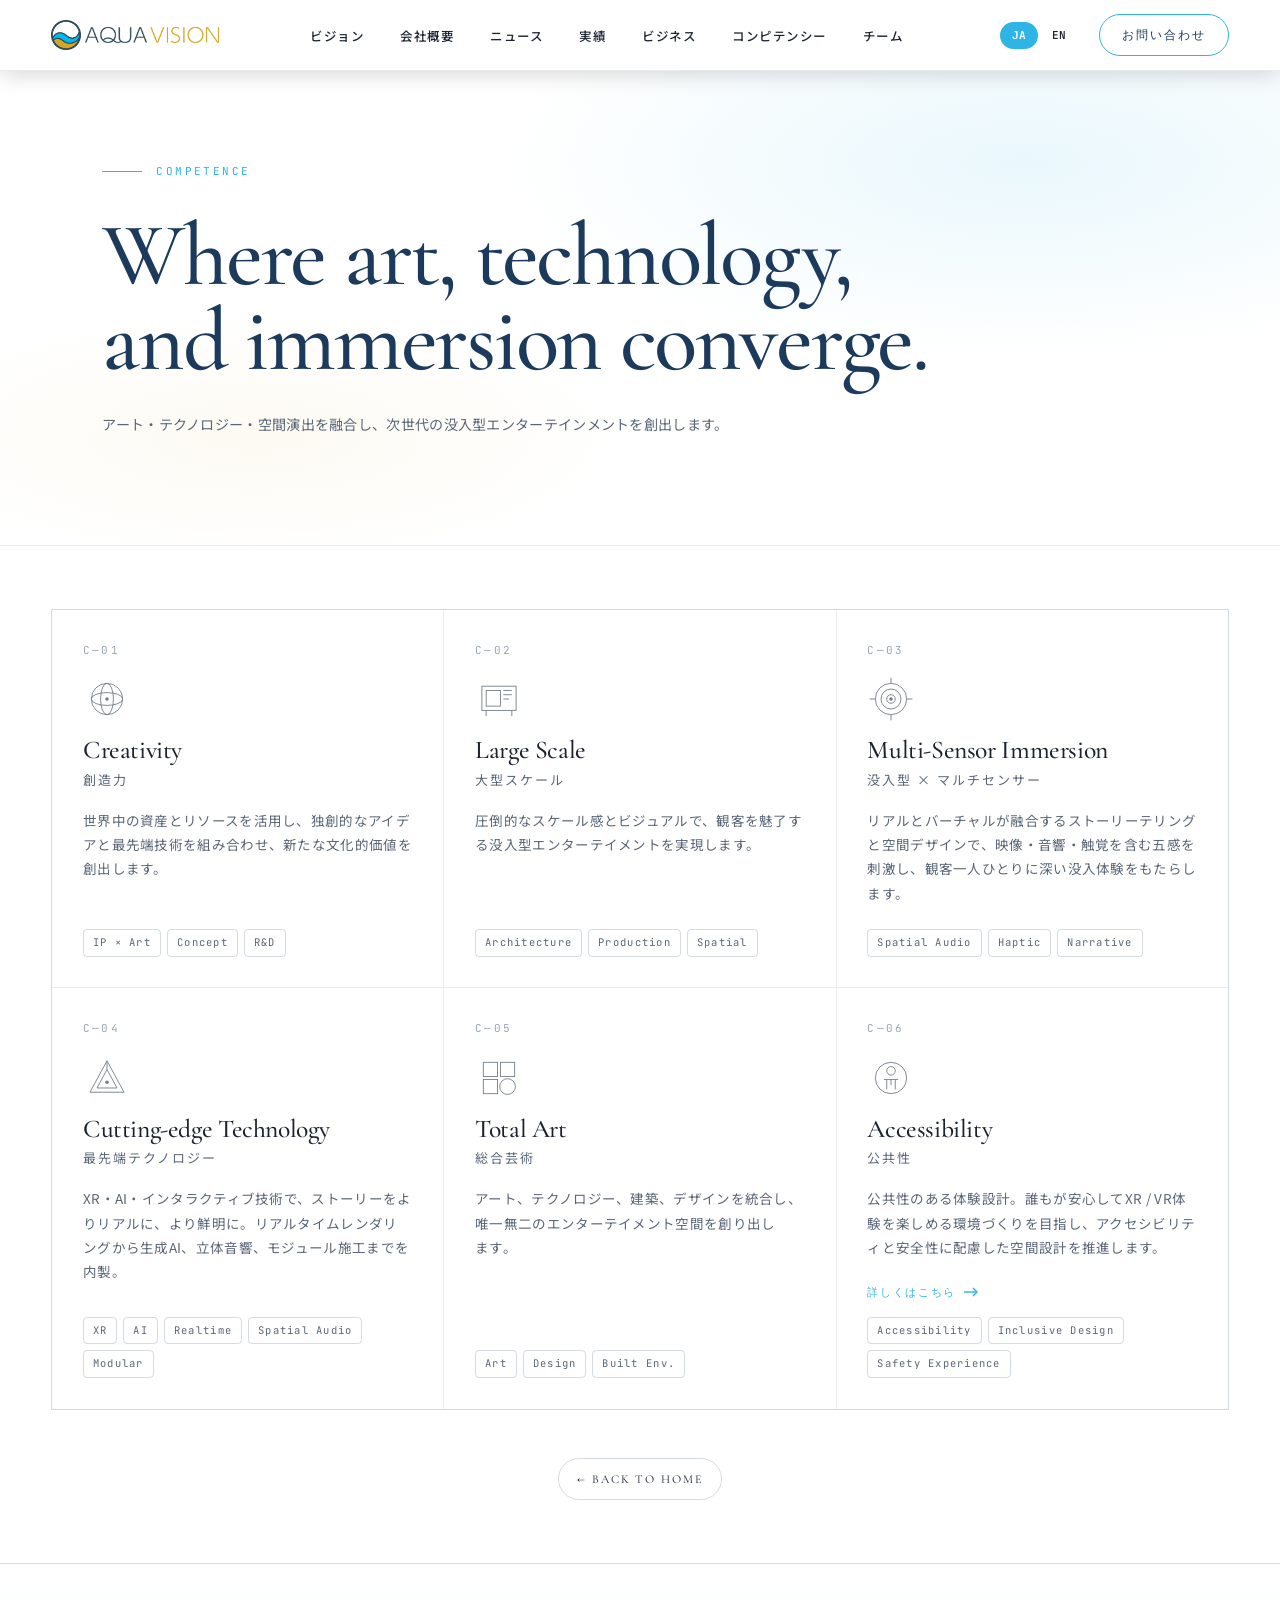
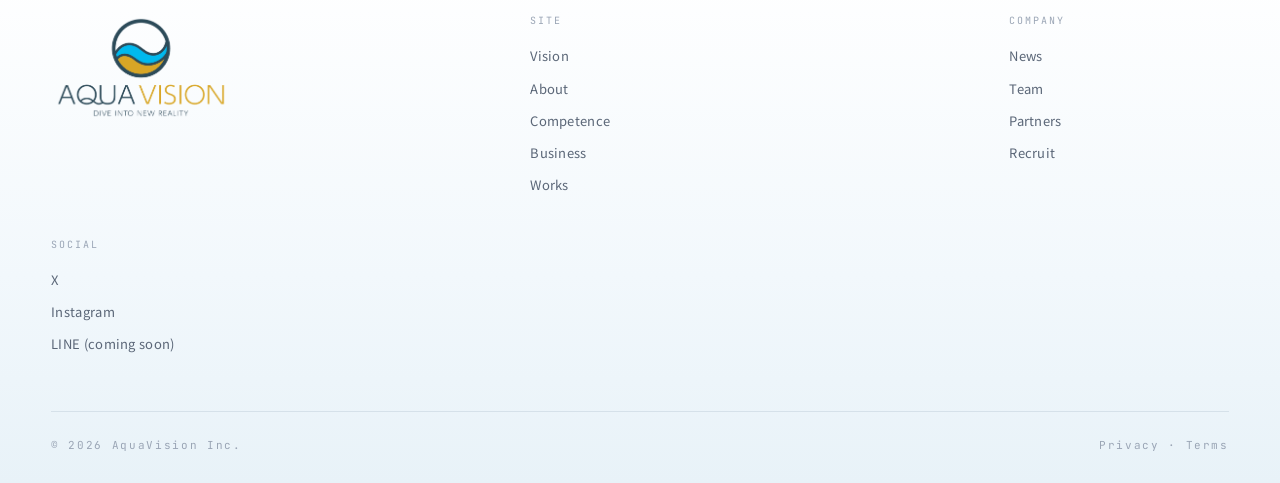
<file: competence.html>
<!doctype html>
<html lang="ja">
<head>
<meta charset="utf-8" />
<meta name="viewport" content="width=device-width, initial-scale=1" />
<title>Competence — AquaVision Inc. — Dive Into New Reality</title>
<link rel="preconnect" href="https://fonts.googleapis.com">
<link rel="preconnect" href="https://fonts.gstatic.com" crossorigin>
<link rel="stylesheet" href="https://fonts.googleapis.com/css2?family=Cormorant+Garamond:ital,wght@0,300;0,400;0,500;0,600;1,300;1,400&family=Space+Grotesk:wght@300;400;500;600;700&family=Noto+Sans+JP:wght@300;400;500;600;700&family=JetBrains+Mono:wght@400;500&display=swap">
<link rel="stylesheet" href="styles.css">
<link rel="stylesheet" href="subpage.css">
</head>
<body>

<!-- NAV -->
<nav class="nav scrolled">
  <a href="index.html#vision" class="brand nav-brand-logo">
    <img src="assets/logo-mark.png" alt="" class="nav-logo-mark" style="height:30px; width:auto;"/>
    <img src="assets/logo-wordmark.png" alt="AquaVision" class="nav-logo-wordmark" style="height:16px; width:auto;"/>
  </a>
  <ul class="nav-menu">
    <li><a href="index.html#vision" data-en="Vision">ビジョン</a></li>
    <li><a href="index.html#about" data-en="About">会社概要</a></li>
    <li><a href="index.html#news" data-en="News">ニュース</a></li>
    <li><a href="index.html#works" data-en="Works">実績</a></li>
    <li><a href="index.html#business" data-en="Business">ビジネス</a></li>
    <li><a href="competence.html" data-en="Competence">コンピテンシー</a></li>
    <li><a href="index.html#team" data-en="Team">チーム</a></li>
  </ul>
  <div class="nav-right">
    <div class="lang-toggle" role="group" aria-label="Language">
      <button data-lang="ja">JA</button>
      <button data-lang="en">EN</button>
    </div>
    <a href="#" class="cta-pill primary" onclick="openContactPopup(event)" data-en="Contact">お問い合わせ</a>
  </div>
  <div class="nav-mobile-right">
    <div class="nav-mobile-lang lang-toggle" role="group" aria-label="Language">
      <button data-lang="ja">JA</button>
      <button data-lang="en">EN</button>
    </div>
    <button type="button" class="nav-burger" aria-label="Menu" onclick="toggleDrawer()">
      <span></span><span></span><span></span>
    </button>
  </div>
</nav>
<div class="nav-drawer-overlay" id="navDrawerOverlay" onclick="closeDrawer()"></div>
<div class="nav-drawer" id="navDrawer">
  <button type="button" class="nav-drawer-close" aria-label="Close" onclick="closeDrawer()">
    <span></span><span></span>
  </button>
  <ul class="nav-drawer-menu">
    <li><a href="index.html#vision" data-en="Vision" onclick="closeDrawer()">ビジョン</a></li>
    <li><a href="index.html#about" data-en="About" onclick="closeDrawer()">会社概要</a></li>
    <li><a href="index.html#news" data-en="News" onclick="closeDrawer()">ニュース</a></li>
    <li><a href="index.html#works" data-en="Works" onclick="closeDrawer()">実績</a></li>
    <li><a href="index.html#business" data-en="Business" onclick="closeDrawer()">ビジネス</a></li>
    <li><a href="competence.html" data-en="Competence" onclick="closeDrawer()">コンピテンシー</a></li>
    <li><a href="index.html#team" data-en="Team" onclick="closeDrawer()">チーム</a></li>
  </ul>
  <a href="#" class="cta-pill primary nav-drawer-cta" onclick="closeDrawer();openContactPopup(event)" data-en="Contact">お問い合わせ</a>
</div>


<!-- HERO -->
<section class="subpage-hero" data-screen-label="Competence Hero">
  <div class="container">
    <div class="subpage-eyebrow">
      <span class="line"></span>
      <span>COMPETENCE</span>
    </div>
    <h1 class="subpage-headline">
      Where art, technology, <br/>
      <span class="it">and immersion converge.</span>
    </h1>
    <p class="subpage-headline-jp" data-en="Fusing art, technology and spatial direction to create the next generation of immersive entertainment.">
      アート・テクノロジー・空間演出を融合し、次世代の没入型エンターテインメントを創出します。
    </p>
  </div>
</section>

<!-- COMPETENCE CARDS -->
<section class="section" data-screen-label="Competence Cards">
  <div class="container">
    <div class="services">

      <div class="service">
        <div>
          <div class="service-num">C—01</div>
          <svg viewBox="0 0 64 64" class="service-glyph" fill="none" stroke="currentColor" stroke-width="1.25">
            <circle cx="32" cy="32" r="22"/><ellipse cx="32" cy="32" rx="22" ry="9"/><ellipse cx="32" cy="32" rx="9" ry="22"/><circle cx="32" cy="32" r="2.5" fill="currentColor" stroke="none"/>
          </svg>
          <h3 class="service-title">Creativity<span class="jp" data-en="">創造力</span></h3>
          <p class="service-body" data-en="Drawing on assets and resources from around the world, we combine original ideas with cutting-edge technology to create new cultural value.">世界中の資産とリソースを活用し、独創的なアイデアと最先端技術を組み合わせ、新たな文化的価値を創出します。</p>
        </div>
        <div class="service-tags">
          <span class="tag">IP × Art</span><span class="tag">Concept</span><span class="tag">R&amp;D</span>
        </div>
      </div>

      <div class="service">
        <div>
          <div class="service-num">C—02</div>
          <svg viewBox="0 0 64 64" class="service-glyph" fill="none" stroke="currentColor" stroke-width="1.25">
            <rect x="8" y="14" width="48" height="34"/><rect x="14" y="20" width="20" height="22"/>
            <line x1="38" y1="20" x2="50" y2="20"/><line x1="38" y1="26" x2="50" y2="26"/><line x1="38" y1="32" x2="46" y2="32"/>
            <line x1="14" y1="48" x2="14" y2="56"/><line x1="50" y1="48" x2="50" y2="56"/>
          </svg>
          <h3 class="service-title">Large Scale<span class="jp" data-en="">大型スケール</span></h3>
          <p class="service-body" data-en="Overwhelming scale and visuals deliver immersive entertainment that captivates audiences.">圧倒的なスケール感とビジュアルで、観客を魅了する没入型エンターテイメントを実現します。</p>
        </div>
        <div class="service-tags">
          <span class="tag">Architecture</span><span class="tag">Production</span><span class="tag">Spatial</span>
        </div>
      </div>

      <div class="service">
        <div>
          <div class="service-num">C—03</div>
          <svg viewBox="0 0 64 64" class="service-glyph" fill="none" stroke="currentColor" stroke-width="1.25">
            <circle cx="32" cy="32" r="6"/><circle cx="32" cy="32" r="14"/><circle cx="32" cy="32" r="22"/>
            <circle cx="32" cy="32" r="2.5" fill="currentColor" stroke="none"/>
            <line x1="32" y1="2" x2="32" y2="10"/><line x1="32" y1="54" x2="32" y2="62"/>
            <line x1="2" y1="32" x2="10" y2="32"/><line x1="54" y1="32" x2="62" y2="32"/>
          </svg>
          <h3 class="service-title">Multi-Sensor Immersion<span class="jp" data-en="">没入型 × マルチセンサー</span></h3>
          <p class="service-body" data-en="Storytelling and spatial design where the real and virtual merge — stimulating sight, sound, touch and more to bring each visitor a deeply immersive experience.">リアルとバーチャルが融合するストーリーテリングと空間デザインで、映像・音響・触覚を含む五感を刺激し、観客一人ひとりに深い没入体験をもたらします。</p>
        </div>
        <div class="service-tags">
          <span class="tag">Spatial Audio</span><span class="tag">Haptic</span><span class="tag">Narrative</span>
        </div>
      </div>

      <div class="service">
        <div>
          <div class="service-num">C—04</div>
          <svg viewBox="0 0 64 64" class="service-glyph" fill="none" stroke="currentColor" stroke-width="1.25">
            <polygon points="32,8 56,52 8,52"/><polygon points="32,20 46,46 18,46"/>
            <line x1="32" y1="8" x2="32" y2="20"/><circle cx="32" cy="38" r="2.5" fill="currentColor" stroke="none"/>
          </svg>
          <h3 class="service-title">Cutting-edge Technology<span class="jp" data-en="">最先端テクノロジー</span></h3>
          <p class="service-body" data-en="XR, AI and interactive technology make stories more real and more vivid — from real-time rendering and generative AI to spatial audio and modular construction, all built in-house.">XR・AI・インタラクティブ技術で、ストーリーをよりリアルに、より鮮明に。リアルタイムレンダリングから生成AI、立体音響、モジュール施工までを内製。</p>
        </div>
        <div class="service-tags">
          <span class="tag">XR</span><span class="tag">AI</span><span class="tag">Realtime</span><span class="tag">Spatial Audio</span><span class="tag">Modular</span>
        </div>
      </div>

      <div class="service">
        <div>
          <div class="service-num">C—05</div>
          <svg viewBox="0 0 64 64" class="service-glyph" fill="none" stroke="currentColor" stroke-width="1.25">
            <rect x="10" y="10" width="20" height="20"/><rect x="34" y="10" width="20" height="20"/>
            <rect x="10" y="34" width="20" height="20"/><circle cx="44" cy="44" r="11"/>
          </svg>
          <h3 class="service-title">Total Art<span class="jp" data-en="">総合芸術</span></h3>
          <p class="service-body" data-en="Integrating art, technology, architecture and design to create one-of-a-kind entertainment spaces.">アート、テクノロジー、建築、デザインを統合し、唯一無二のエンターテイメント空間を創り出します。</p>
        </div>
        <div class="service-tags">
          <span class="tag">Art</span><span class="tag">Design</span><span class="tag">Built Env.</span>
        </div>
      </div>

      <div class="service">
        <div>
          <div class="service-num">C—06</div>
          <svg viewBox="0 0 64 64" class="service-glyph" fill="none" stroke="currentColor" stroke-width="1.25">
            <circle cx="32" cy="32" r="22"/>
            <circle cx="32" cy="22" r="6"/>
            <path d="M22 34 h20 M26 34 v14 M38 34 v14 M32 34 v8"/>
          </svg>
          <h3 class="service-title">Accessibility<span class="jp" data-en="">公共性</span></h3>
          <p class="service-body" data-en="Experience design with public value. We aim to create environments where everyone can enjoy XR / VR with confidence, advancing spatial design that prioritizes accessibility and safety.">公共性のある体験設計。誰もが安心してXR / VR体験を楽しめる環境づくりを目指し、アクセシビリティと安全性に配慮した空間設計を推進します。</p>
        </div>
        <div>
          <a href="#" class="service-more" style="margin-bottom:0;"><span data-en="Learn more">詳しくはこちら</span>
            <svg width="14" height="10" viewBox="0 0 14 10" fill="none" stroke="currentColor" stroke-width="1.4">
              <line x1="0" y1="5" x2="12" y2="5"/><polyline points="9,1 13,5 9,9"/>
            </svg>
          </a>
          <div class="service-tags" style="margin-top:14px;">
            <span class="tag">Accessibility</span><span class="tag">Inclusive Design</span><span class="tag">Safety Experience</span>
          </div>
        </div>
      </div>

    </div>

    <div style="margin-top:48px; text-align:center;">
      <a href="index.html#vision" class="cta-pill" style="border-color:var(--line-2);">
        ← Back to Home
      </a>
    </div>
  </div>
</section>

<!-- FOOTER -->
<footer class="footer">
  <div class="footer-brand">
    <div class="footer-logo-card">
      <img src="assets/logo-vertical-transparent.png" alt="AquaVision — Dive Into New Reality"/>
    </div>
  </div>
  <div class="footer-col">
    <h5>Site</h5>
    <ul>
      <li><a href="index.html#vision">Vision</a></li>
      <li><a href="index.html#about">About</a></li>
      <li><a href="competence.html">Competence</a></li>
      <li><a href="index.html#business">Business</a></li>
      <li><a href="index.html#works">Works</a></li>
    </ul>
  </div>
  <div class="footer-col">
    <h5>Company</h5>
    <ul>
      <li><a href="news.html">News</a></li>
      <li><a href="index.html#team">Team</a></li>
      <li><a href="index.html#partners">Partners</a></li>
      <li><a href="recruit.html">Recruit</a></li>
    </ul>
  </div>
  <div class="footer-col">
    <h5>Social</h5>
    <ul>
      <li><a href="https://x.com/AquaVisionVR" target="_blank" rel="noopener noreferrer">X</a></li>
      <li><a href="https://www.instagram.com/artmasters.jp/" target="_blank" rel="noopener noreferrer">Instagram</a></li>
      <li><a href="#">LINE  (coming soon)</a></li>
    </ul>
  </div>
  <div class="footer-bottom">
    <span>© 2026 AquaVision Inc.</span>
    <a href="#">Privacy · Terms</a>
  </div>
</footer>

<!-- ============== Contact Popup (unified) ============== -->
<div class="contact-modal" id="contactPopup" role="dialog" aria-modal="true" aria-label="お問い合わせ" onclick="if(event.target===this)closeContactPopup()">
  <div class="contact-modal-card">
    <button type="button" class="member-modal-close" onclick="closeContactPopup()" aria-label="閉じる">
      <svg viewBox="0 0 24 24" width="18" height="18" fill="none" stroke="currentColor" stroke-width="1.4">
        <line x1="5" y1="5" x2="19" y2="19"></line><line x1="19" y1="5" x2="5" y2="19"></line>
      </svg>
    </button>
    <div id="cpForm">
      <div class="contact-modal-head">
        <div class="contact-modal-eyebrow" data-en="Contact">お問い合わせ</div>
        <h3 class="contact-modal-title">Contact</h3>
        <p class="contact-modal-intro" style="white-space:pre-line" data-en="For project inquiries, quotes, press, or exhibition requests,
please use the form below. We'll reply within 3 business days.">ご相談・お見積もり・取材・出展のご依頼など、
下記フォームよりお気軽にご連絡ください。3営業日以内に担当よりご返信します。</p>
      </div>
      <form class="contact-form" onsubmit="submitContactPopup(event)">
        <div class="cf-row">
          <label class="cf-label" data-en="Inquiry type">ご用件</label>
          <div class="cf-types">
            <button type="button" class="cf-type active" onclick="pickType(this)" data-en="Project inquiry">プロジェクト相談</button>
            <button type="button" class="cf-type" onclick="pickType(this)" data-en="Exhibition / Collaboration">出展・コラボレーション</button>
            <button type="button" class="cf-type" onclick="pickType(this)" data-en="Press / Media">メディア・取材</button>
            <button type="button" class="cf-type" onclick="pickType(this)" data-en="Investors / Partners">投資家・パートナー</button>
            <button type="button" class="cf-type" onclick="pickType(this)" data-en="Careers">採用について</button>
            <button type="button" class="cf-type" onclick="pickType(this)" data-en="Other">その他</button>
          </div>
        </div>
        <div class="cf-grid">
          <div class="cf-row">
            <label class="cf-label" data-en="Name *">お名前 *</label>
            <input required type="text" class="cf-input" name="name" />
          </div>
          <div class="cf-row">
            <label class="cf-label" data-en="Company / Organization">会社・組織名</label>
            <input type="text" class="cf-input" name="company" />
          </div>
        </div>
        <div class="cf-row">
          <label class="cf-label" data-en="Email *">メールアドレス *</label>
          <input required type="email" class="cf-input" name="email" />
        </div>
        <div class="cf-row">
          <label class="cf-label" data-en="Message *">ご相談内容 *</label>
          <textarea required class="cf-textarea" rows="5" name="message" placeholder="プロジェクトの概要・規模・時期など、わかる範囲でご記入ください。" data-en-attr="placeholder:Tell us about your project — scope, scale, timing, as much as you know."></textarea>
        </div>
        <p class="cf-privacy" data-en="Your information will be handled in accordance with our Privacy Policy.">送信いただいた内容は弊社プライバシーポリシーに基づいて取り扱います。</p>
        <button type="submit" class="cta-pill primary cf-submit"><span data-en="Send">送信する</span>
          <svg width="14" height="10" viewBox="0 0 14 10" fill="none" stroke="currentColor" stroke-width="1.5">
            <line x1="0" y1="5" x2="12" y2="5"></line><polyline points="9,1 13,5 9,9"></polyline>
          </svg>
        </button>
      </form>
    </div>
    <div id="cpSent" class="contact-modal-sent" style="display:none">
      <div class="contact-sent-icon">
        <svg viewBox="0 0 64 64" width="64" height="64" fill="none" stroke="var(--aqua)" stroke-width="1.5">
          <circle cx="32" cy="32" r="28"></circle><polyline points="20,33 28,42 46,22"></polyline>
        </svg>
      </div>
      <h3 class="contact-modal-title" style="margin-top:20px" data-en="Thank you for your message.">送信ありがとうございました。</h3>
      <p class="contact-modal-intro" data-en="A member of our team will be in touch within 3 business days.">3営業日以内に担当よりご連絡いたします。</p>
      <button type="button" class="cta-pill" onclick="closeContactPopup()" style="margin-top:24px" data-en="Close">閉じる</button>
    </div>
  </div>
</div>

<style>
  #contactPopup{ display:none; }
  #contactPopup.open{ display:grid; }
</style>

<script>
  function pickType(btn){
    btn.parentNode.querySelectorAll('.cf-type').forEach(function(b){ b.classList.remove('active'); });
    btn.classList.add('active');
  }
  function openContactPopup(e){ if(e) e.preventDefault(); document.getElementById('cpForm').style.display=''; document.getElementById('cpSent').style.display='none'; document.getElementById('contactPopup').classList.add('open'); document.body.style.overflow='hidden'; }
  function closeContactPopup(){ document.getElementById('contactPopup').classList.remove('open'); document.body.style.overflow=''; }
  function submitContactPopup(e){ e.preventDefault(); document.getElementById('cpForm').style.display='none'; document.getElementById('cpSent').style.display=''; }
  document.addEventListener('keydown', function(ev){ if(ev.key==='Escape') closeContactPopup(); });
</script>

<template id="__bundler_thumbnail" data-bg-color="#0b2740">
  <svg viewBox="0 0 1200 800" xmlns="http://www.w3.org/2000/svg">
    <rect width="1200" height="800" fill="#0b2740"/>
    <g fill="none" stroke="#2DB6E6" stroke-width="6" opacity="0.9">
      <path d="M150 470 Q 350 360 600 470 T 1050 470"/>
      <path d="M150 540 Q 350 430 600 540 T 1050 540"/>
    </g>
    <circle cx="600" cy="300" r="90" fill="none" stroke="#2DB6E6" stroke-width="10"/>
    <circle cx="600" cy="300" r="20" fill="#2DB6E6"/>
    <text x="600" y="700" fill="#EAF6FC" font-family="Georgia, serif" font-size="48" text-anchor="middle" letter-spacing="5">COMPETENCE</text>
  </svg>
</template>

<script>
  function toggleDrawer(){ var d=document.getElementById('navDrawer'); var o=document.getElementById('navDrawerOverlay'); var open=d.classList.toggle('open'); o.classList.toggle('open', open); document.body.style.overflow= open?'hidden':''; }
  function closeDrawer(){ document.getElementById('navDrawer').classList.remove('open'); document.getElementById('navDrawerOverlay').classList.remove('open'); document.body.style.overflow=''; }
  document.addEventListener('keydown', function(ev){ if(ev.key==='Escape') closeDrawer(); });
</script>
<script src="i18n-subpage.js"></script>
</body>
</html>
</file>
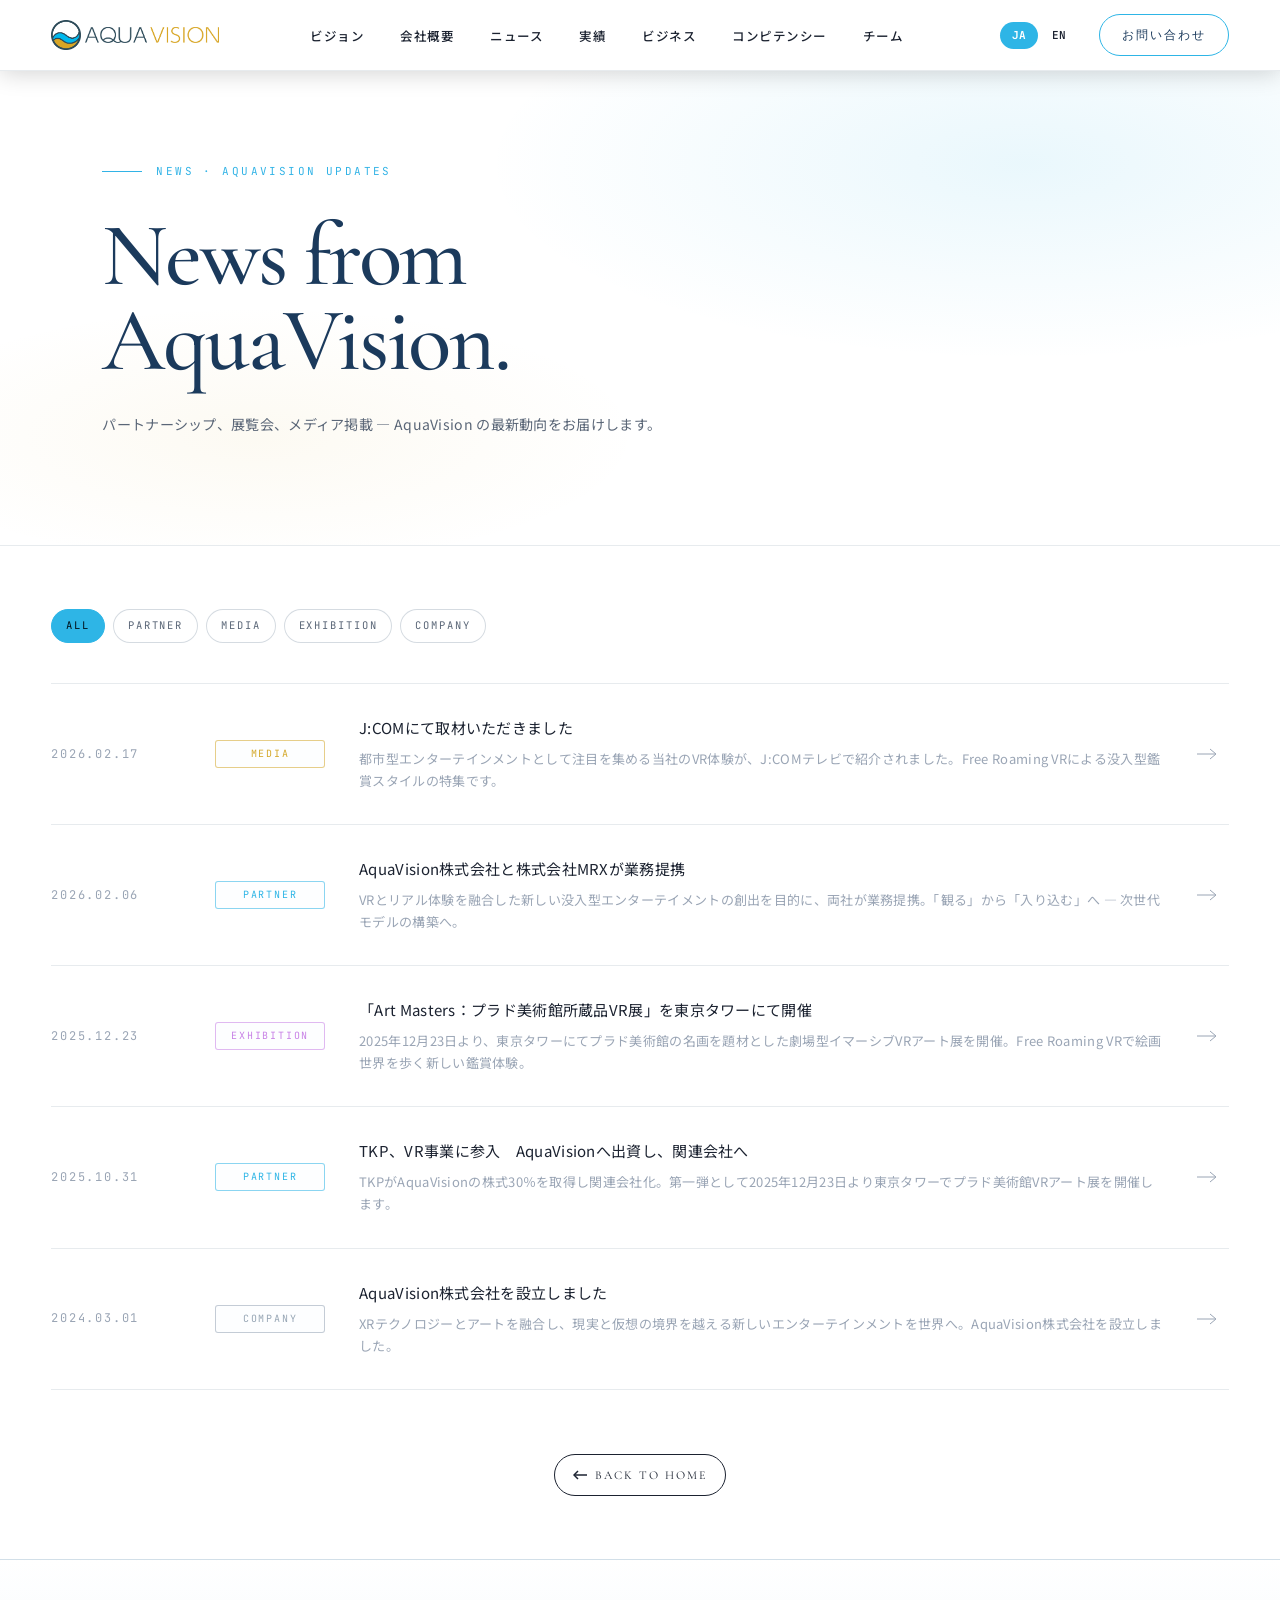
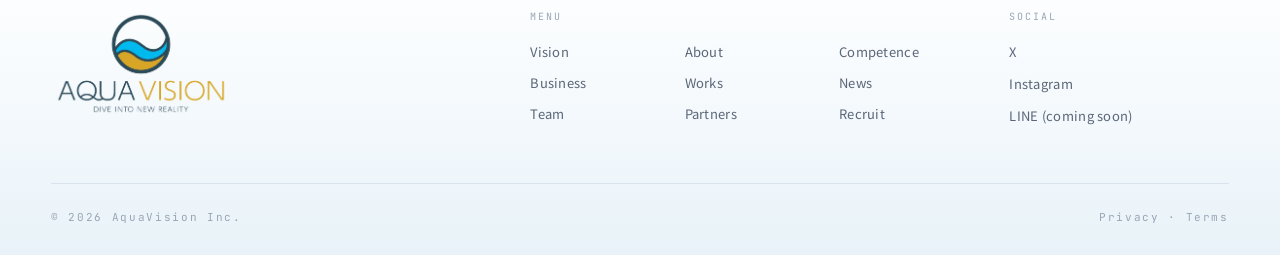
<file: news.html>
<!doctype html>
<html lang="ja">
<head>
<meta charset="utf-8" />
<meta name="viewport" content="width=device-width, initial-scale=1" />
<title>News — AquaVision Inc. — Dive Into New Reality</title>
<link rel="preconnect" href="https://fonts.googleapis.com">
<link rel="preconnect" href="https://fonts.gstatic.com" crossorigin>
<link rel="stylesheet" href="https://fonts.googleapis.com/css2?family=Cormorant+Garamond:ital,wght@0,300;0,400;0,500;0,600;1,300;1,400&family=Space+Grotesk:wght@300;400;500;600;700&family=Noto+Sans+JP:wght@300;400;500;600;700&family=JetBrains+Mono:wght@400;500&display=swap">
<link rel="stylesheet" href="styles.css">
<link rel="stylesheet" href="subpage.css">
</head>
<body>

<!-- NAV -->
<nav class="nav scrolled">
  <a href="index.html#vision" class="brand nav-brand-logo">
    <img src="assets/logo-mark.png" alt="" class="nav-logo-mark" style="height:30px; width:auto;"/>
    <img src="assets/logo-wordmark.png" alt="AquaVision" class="nav-logo-wordmark" style="height:16px; width:auto;"/>
  </a>
  <ul class="nav-menu">
    <li><a href="index.html#vision" data-en="Vision">ビジョン</a></li>
    <li><a href="index.html#about" data-en="About">会社概要</a></li>
    <li><a href="index.html#news" data-en="News">ニュース</a></li>
    <li><a href="index.html#works" data-en="Works">実績</a></li>
    <li><a href="index.html#business" data-en="Business">ビジネス</a></li>
    <li><a href="competence.html" data-en="Competence">コンピテンシー</a></li>
    <li><a href="index.html#team" data-en="Team">チーム</a></li>
  </ul>
  <div class="nav-right">
    <div class="lang-toggle" role="group" aria-label="Language">
      <button data-lang="ja">JA</button>
      <button data-lang="en">EN</button>
    </div>
    <a href="#" class="cta-pill primary" onclick="openContactPopup(event)" data-en="Contact">お問い合わせ</a>
  </div>
  <div class="nav-mobile-right">
    <div class="nav-mobile-lang lang-toggle" role="group" aria-label="Language">
      <button data-lang="ja">JA</button>
      <button data-lang="en">EN</button>
    </div>
    <button type="button" class="nav-burger" aria-label="Menu" onclick="toggleDrawer()">
      <span></span><span></span><span></span>
    </button>
  </div>
</nav>
<div class="nav-drawer-overlay" id="navDrawerOverlay" onclick="closeDrawer()"></div>
<div class="nav-drawer" id="navDrawer">
  <button type="button" class="nav-drawer-close" aria-label="Close" onclick="closeDrawer()">
    <span></span><span></span>
  </button>
  <ul class="nav-drawer-menu">
    <li><a href="index.html#vision" data-en="Vision" onclick="closeDrawer()">ビジョン</a></li>
    <li><a href="index.html#about" data-en="About" onclick="closeDrawer()">会社概要</a></li>
    <li><a href="index.html#news" data-en="News" onclick="closeDrawer()">ニュース</a></li>
    <li><a href="index.html#works" data-en="Works" onclick="closeDrawer()">実績</a></li>
    <li><a href="index.html#business" data-en="Business" onclick="closeDrawer()">ビジネス</a></li>
    <li><a href="competence.html" data-en="Competence" onclick="closeDrawer()">コンピテンシー</a></li>
    <li><a href="index.html#team" data-en="Team" onclick="closeDrawer()">チーム</a></li>
  </ul>
  <a href="#" class="cta-pill primary nav-drawer-cta" onclick="closeDrawer();openContactPopup(event)" data-en="Contact">お問い合わせ</a>
</div>




<!-- ============== Hero ============== -->
<section class="subpage-hero" data-screen-label="News Hero">
  <div class="container">
    <div class="subpage-eyebrow">
      <span class="line"></span>
      <span>NEWS  ·  AquaVision Updates</span>
    </div>
    <h1 class="subpage-headline">News from<br>AquaVision.</h1>
    <p class="subpage-headline-jp" data-en="Partnerships, exhibitions and media — the latest from AquaVision.">
      パートナーシップ、展覧会、メディア掲載 — AquaVision の最新動向をお届けします。
    </p>
  </div>
</section>

<!-- ============== News List ============== -->
<section class="section" data-screen-label="News List">
  <div class="container">

    <!-- Filter chips -->
    <div class="news-filters" id="filters">
      <button type="button" class="news-filter active" data-cat="all">ALL</button>
      <button type="button" class="news-filter" data-cat="partner">PARTNER</button>
      <button type="button" class="news-filter" data-cat="media">MEDIA</button>
      <button type="button" class="news-filter" data-cat="exhibition">EXHIBITION</button>
      <button type="button" class="news-filter" data-cat="company">COMPANY</button>
    </div>

    <ul class="news-page-list" id="newsList">

      <a href="news/03.html" class="news-page-item" data-cat="media">
        <span class="news-date">2026.02.17</span>
        <span class="news-cat media">MEDIA</span>
        <div>
          <div class="news-page-title" data-en="Featured in a J:COM TV report">J:COMにて取材いただきました</div>
          <p class="news-page-summary" data-en="Our VR experience — drawing attention as urban entertainment — was featured on J:COM television, spotlighting the immersive Free Roaming VR viewing style.">都市型エンターテインメントとして注目を集める当社のVR体験が、J:COMテレビで紹介されました。Free Roaming VRによる没入型鑑賞スタイルの特集です。</p>
        </div>
        <span class="news-arrow"><svg width="20" height="12" viewBox="0 0 20 12" fill="none" stroke="currentColor" stroke-width="1"><line x1="0" y1="6" x2="18" y2="6"/><polyline points="13,1 19,6 13,11"/></svg></span>
      </a>

      <a href="news/01.html" class="news-page-item" data-cat="partner">
        <span class="news-date">2026.02.06</span>
        <span class="news-cat partner">PARTNER</span>
        <div>
          <div class="news-page-title" data-en="AquaVision and MRX form a business partnership">AquaVision株式会社と株式会社MRXが業務提携</div>
          <p class="news-page-summary" data-en="The two companies partner to create new immersive entertainment fusing VR with real-world experiences — from \u201cwatching\u201d to \u201cstepping inside,\u201d building a next-generation model.">VRとリアル体験を融合した新しい没入型エンターテイメントの創出を目的に、両社が業務提携。「観る」から「入り込む」へ — 次世代モデルの構築へ。</p>
        </div>
        <span class="news-arrow"><svg width="20" height="12" viewBox="0 0 20 12" fill="none" stroke="currentColor" stroke-width="1"><line x1="0" y1="6" x2="18" y2="6"/><polyline points="13,1 19,6 13,11"/></svg></span>
      </a>

      <a href="news/02.html" class="news-page-item" data-cat="exhibition">
        <span class="news-date">2025.12.23</span>
        <span class="news-cat exhibition">EXHIBITION</span>
        <div>
          <div class="news-page-title" data-en="\u201cArt Masters: Prado Museum Collection VR Exhibition\u201d opens at Tokyo Tower">「Art Masters：プラド美術館所蔵品VR展」を東京タワーにて開催</div>
          <p class="news-page-summary" data-en="From December 23, 2025, a theatrical immersive VR art exhibition based on Prado masterpieces opens at Tokyo Tower — a new way of viewing, walking through the world of the paintings via Free Roaming VR.">2025年12月23日より、東京タワーにてプラド美術館の名画を題材とした劇場型イマーシブVRアート展を開催。Free Roaming VRで絵画世界を歩く新しい鑑賞体験。</p>
        </div>
        <span class="news-arrow"><svg width="20" height="12" viewBox="0 0 20 12" fill="none" stroke="currentColor" stroke-width="1"><line x1="0" y1="6" x2="18" y2="6"/><polyline points="13,1 19,6 13,11"/></svg></span>
      </a>

      <a href="news/04.html" class="news-page-item" data-cat="partner">
        <span class="news-date">2025.10.31</span>
        <span class="news-cat partner">PARTNER</span>
        <div>
          <div class="news-page-title" data-en="TKP enters the VR business, invests in AquaVision as an affiliate">TKP、VR事業に参入　AquaVisionへ出資し、関連会社へ</div>
          <p class="news-page-summary" data-en="TKP acquires a 30% stake in AquaVision, making it an affiliate. As a first project, the Prado Museum VR art exhibition opens at Tokyo Tower from December 23, 2025.">TKPがAquaVisionの株式30％を取得し関連会社化。第一弾として2025年12月23日より東京タワーでプラド美術館VRアート展を開催します。</p>
        </div>
        <span class="news-arrow"><svg width="20" height="12" viewBox="0 0 20 12" fill="none" stroke="currentColor" stroke-width="1"><line x1="0" y1="6" x2="18" y2="6"/><polyline points="13,1 19,6 13,11"/></svg></span>
      </a>

      <a href="news/05.html" class="news-page-item" data-cat="company">
        <span class="news-date">2024.03.01</span>
        <span class="news-cat company">COMPANY</span>
        <div>
          <div class="news-page-title" data-en="AquaVision Inc. is founded">AquaVision株式会社を設立しました</div>
          <p class="news-page-summary" data-en="Fusing XR technology with art to bring the world a new kind of entertainment that crosses the boundary between real and virtual — AquaVision Inc. has been founded.">XRテクノロジーとアートを融合し、現実と仮想の境界を越える新しいエンターテインメントを世界へ。AquaVision株式会社を設立しました。</p>
        </div>
        <span class="news-arrow"><svg width="20" height="12" viewBox="0 0 20 12" fill="none" stroke="currentColor" stroke-width="1"><line x1="0" y1="6" x2="18" y2="6"/><polyline points="13,1 19,6 13,11"/></svg></span>
      </a>

    </ul>

    <p id="emptyState" style="display:none; text-align:center; padding:80px 0; color:var(--fg-mute); font-family:var(--font-mono); font-size:13px; letter-spacing:.15em;">
      <span data-en="No matching news.">該当するニュースはありません</span>
    </p>

    <div style="display:flex; justify-content:center; margin-top:64px;">
      <a href="index.html" class="cta-pill">
        <svg width="14" height="10" viewBox="0 0 14 10" fill="none" stroke="currentColor" stroke-width="1.5" style="transform:scaleX(-1);">
          <line x1="0" y1="5" x2="12" y2="5"/><polyline points="9,1 13,5 9,9"/>
        </svg>
        <span data-en="BACK TO HOME">BACK TO HOME</span>
      </a>
    </div>
  </div>
</section>

<!-- FOOTER -->
<footer class="footer">
  <div class="footer-brand">
    <div class="footer-logo-card">
      <img src="assets/logo-vertical-transparent.png" alt="AquaVision — Dive Into New Reality" />
    </div>
  </div>
  <div class="footer-col footer-col-menu">
    <h5>Menu</h5>
    <ul>
      <li><a href="index.html#vision">Vision</a></li>
      <li><a href="index.html#about">About</a></li>
      <li><a href="index.html#services">Competence</a></li>
      <li><a href="index.html#business">Business</a></li>
      <li><a href="index.html#works">Works</a></li>
      <li><a href="news.html">News</a></li>
      <li><a href="index.html#team">Team</a></li>
      <li><a href="index.html#partners">Partners</a></li>
      <li><a href="recruit.html">Recruit</a></li>
    </ul>
  </div>
  <div class="footer-col">
    <h5>Social</h5>
    <ul>
      <li><a href="https://x.com/AquaVisionVR" target="_blank" rel="noopener noreferrer">X</a></li>
      <li><a href="https://www.instagram.com/artmasters.jp/" target="_blank" rel="noopener noreferrer">Instagram</a></li>
      <li><a href="#">LINE  (coming soon)</a></li>
    </ul>
  </div>
  <div class="footer-bottom">
    <span>© 2026 AquaVision Inc.</span>
    <a href="#">Privacy · Terms</a>
  </div>
</footer>



<script>
  // Simple category filter
  const filters = document.querySelectorAll('.news-filter');
  const items = document.querySelectorAll('.news-page-item');
  const empty = document.getElementById('emptyState');
  filters.forEach(btn => {
    btn.addEventListener('click', () => {
      filters.forEach(b => b.classList.remove('active'));
      btn.classList.add('active');
      const cat = btn.dataset.cat;
      let visible = 0;
      items.forEach(it => {
        const show = cat === 'all' || it.dataset.cat === cat;
        it.style.display = show ? '' : 'none';
        if (show) visible++;
      });
      empty.style.display = visible === 0 ? 'block' : 'none';
    });
  });
</script>

<!-- ============== Contact Popup (unified) ============== -->
<div class="contact-modal" id="contactPopup" role="dialog" aria-modal="true" aria-label="お問い合わせ" onclick="if(event.target===this)closeContactPopup()">
  <div class="contact-modal-card">
    <button type="button" class="member-modal-close" onclick="closeContactPopup()" aria-label="閉じる">
      <svg viewBox="0 0 24 24" width="18" height="18" fill="none" stroke="currentColor" stroke-width="1.4">
        <line x1="5" y1="5" x2="19" y2="19"></line><line x1="19" y1="5" x2="5" y2="19"></line>
      </svg>
    </button>
    <div id="cpForm">
      <div class="contact-modal-head">
        <div class="contact-modal-eyebrow" data-en="Contact">お問い合わせ</div>
        <h3 class="contact-modal-title">Contact</h3>
        <p class="contact-modal-intro" style="white-space:pre-line" data-en="For project inquiries, quotes, press, or exhibition requests,
please use the form below. We'll reply within 3 business days.">ご相談・お見積もり・取材・出展のご依頼など、
下記フォームよりお気軽にご連絡ください。3営業日以内に担当よりご返信します。</p>
      </div>
      <form class="contact-form" onsubmit="submitContactPopup(event)">
        <div class="cf-row">
          <label class="cf-label" data-en="Inquiry type">ご用件</label>
          <div class="cf-types">
            <button type="button" class="cf-type active" onclick="pickType(this)" data-en="Project inquiry">プロジェクト相談</button>
            <button type="button" class="cf-type" onclick="pickType(this)" data-en="Exhibition / Collaboration">出展・コラボレーション</button>
            <button type="button" class="cf-type" onclick="pickType(this)" data-en="Press / Media">メディア・取材</button>
            <button type="button" class="cf-type" onclick="pickType(this)" data-en="Investors / Partners">投資家・パートナー</button>
            <button type="button" class="cf-type" onclick="pickType(this)" data-en="Careers">採用について</button>
            <button type="button" class="cf-type" onclick="pickType(this)" data-en="Other">その他</button>
          </div>
        </div>
        <div class="cf-grid">
          <div class="cf-row">
            <label class="cf-label" data-en="Name *">お名前 *</label>
            <input required type="text" class="cf-input" name="name" />
          </div>
          <div class="cf-row">
            <label class="cf-label" data-en="Company / Organization">会社・組織名</label>
            <input type="text" class="cf-input" name="company" />
          </div>
        </div>
        <div class="cf-row">
          <label class="cf-label" data-en="Email *">メールアドレス *</label>
          <input required type="email" class="cf-input" name="email" />
        </div>
        <div class="cf-row">
          <label class="cf-label" data-en="Message *">ご相談内容 *</label>
          <textarea required class="cf-textarea" rows="5" name="message" placeholder="プロジェクトの概要・規模・時期など、わかる範囲でご記入ください。" data-en-attr="placeholder:Tell us about your project — scope, scale, timing, as much as you know."></textarea>
        </div>
        <p class="cf-privacy" data-en="Your information will be handled in accordance with our Privacy Policy.">送信いただいた内容は弊社プライバシーポリシーに基づいて取り扱います。</p>
        <button type="submit" class="cta-pill primary cf-submit"><span data-en="Send">送信する</span>
          <svg width="14" height="10" viewBox="0 0 14 10" fill="none" stroke="currentColor" stroke-width="1.5">
            <line x1="0" y1="5" x2="12" y2="5"></line><polyline points="9,1 13,5 9,9"></polyline>
          </svg>
        </button>
      </form>
    </div>
    <div id="cpSent" class="contact-modal-sent" style="display:none">
      <div class="contact-sent-icon">
        <svg viewBox="0 0 64 64" width="64" height="64" fill="none" stroke="var(--aqua)" stroke-width="1.5">
          <circle cx="32" cy="32" r="28"></circle><polyline points="20,33 28,42 46,22"></polyline>
        </svg>
      </div>
      <h3 class="contact-modal-title" style="margin-top:20px" data-en="Thank you for your message.">送信ありがとうございました。</h3>
      <p class="contact-modal-intro" data-en="A member of our team will be in touch within 3 business days.">3営業日以内に担当よりご連絡いたします。</p>
      <button type="button" class="cta-pill" onclick="closeContactPopup()" style="margin-top:24px" data-en="Close">閉じる</button>
    </div>
  </div>
</div>

<style>
  #contactPopup{ display:none; }
  #contactPopup.open{ display:grid; }
</style>

<script>
  function pickType(btn){
    btn.parentNode.querySelectorAll('.cf-type').forEach(function(b){ b.classList.remove('active'); });
    btn.classList.add('active');
  }
  function openContactPopup(e){ if(e) e.preventDefault(); document.getElementById('cpForm').style.display=''; document.getElementById('cpSent').style.display='none'; document.getElementById('contactPopup').classList.add('open'); document.body.style.overflow='hidden'; }
  function closeContactPopup(){ document.getElementById('contactPopup').classList.remove('open'); document.body.style.overflow=''; }
  function submitContactPopup(e){ e.preventDefault(); document.getElementById('cpForm').style.display='none'; document.getElementById('cpSent').style.display=''; }
  document.addEventListener('keydown', function(ev){ if(ev.key==='Escape') closeContactPopup(); });
</script>

<template id="__bundler_thumbnail" data-bg-color="#0b2740">
  <svg viewBox="0 0 1200 800" xmlns="http://www.w3.org/2000/svg">
    <rect width="1200" height="800" fill="#0b2740"/>
    <g fill="none" stroke="#2DB6E6" stroke-width="6" opacity="0.9">
      <path d="M150 470 Q 350 360 600 470 T 1050 470"/>
      <path d="M150 540 Q 350 430 600 540 T 1050 540"/>
    </g>
    <circle cx="600" cy="300" r="90" fill="none" stroke="#2DB6E6" stroke-width="10"/>
    <circle cx="600" cy="300" r="20" fill="#2DB6E6"/>
    <text x="600" y="700" fill="#EAF6FC" font-family="Georgia, serif" font-size="56" text-anchor="middle" letter-spacing="6">NEWS</text>
  </svg>
</template>

<script>
  function toggleDrawer(){ var d=document.getElementById('navDrawer'); var o=document.getElementById('navDrawerOverlay'); var open=d.classList.toggle('open'); o.classList.toggle('open', open); document.body.style.overflow= open?'hidden':''; }
  function closeDrawer(){ document.getElementById('navDrawer').classList.remove('open'); document.getElementById('navDrawerOverlay').classList.remove('open'); document.body.style.overflow=''; }
  document.addEventListener('keydown', function(ev){ if(ev.key==='Escape') closeDrawer(); });
</script>
<script src="i18n-subpage.js"></script>
</body>
</html>
</file>
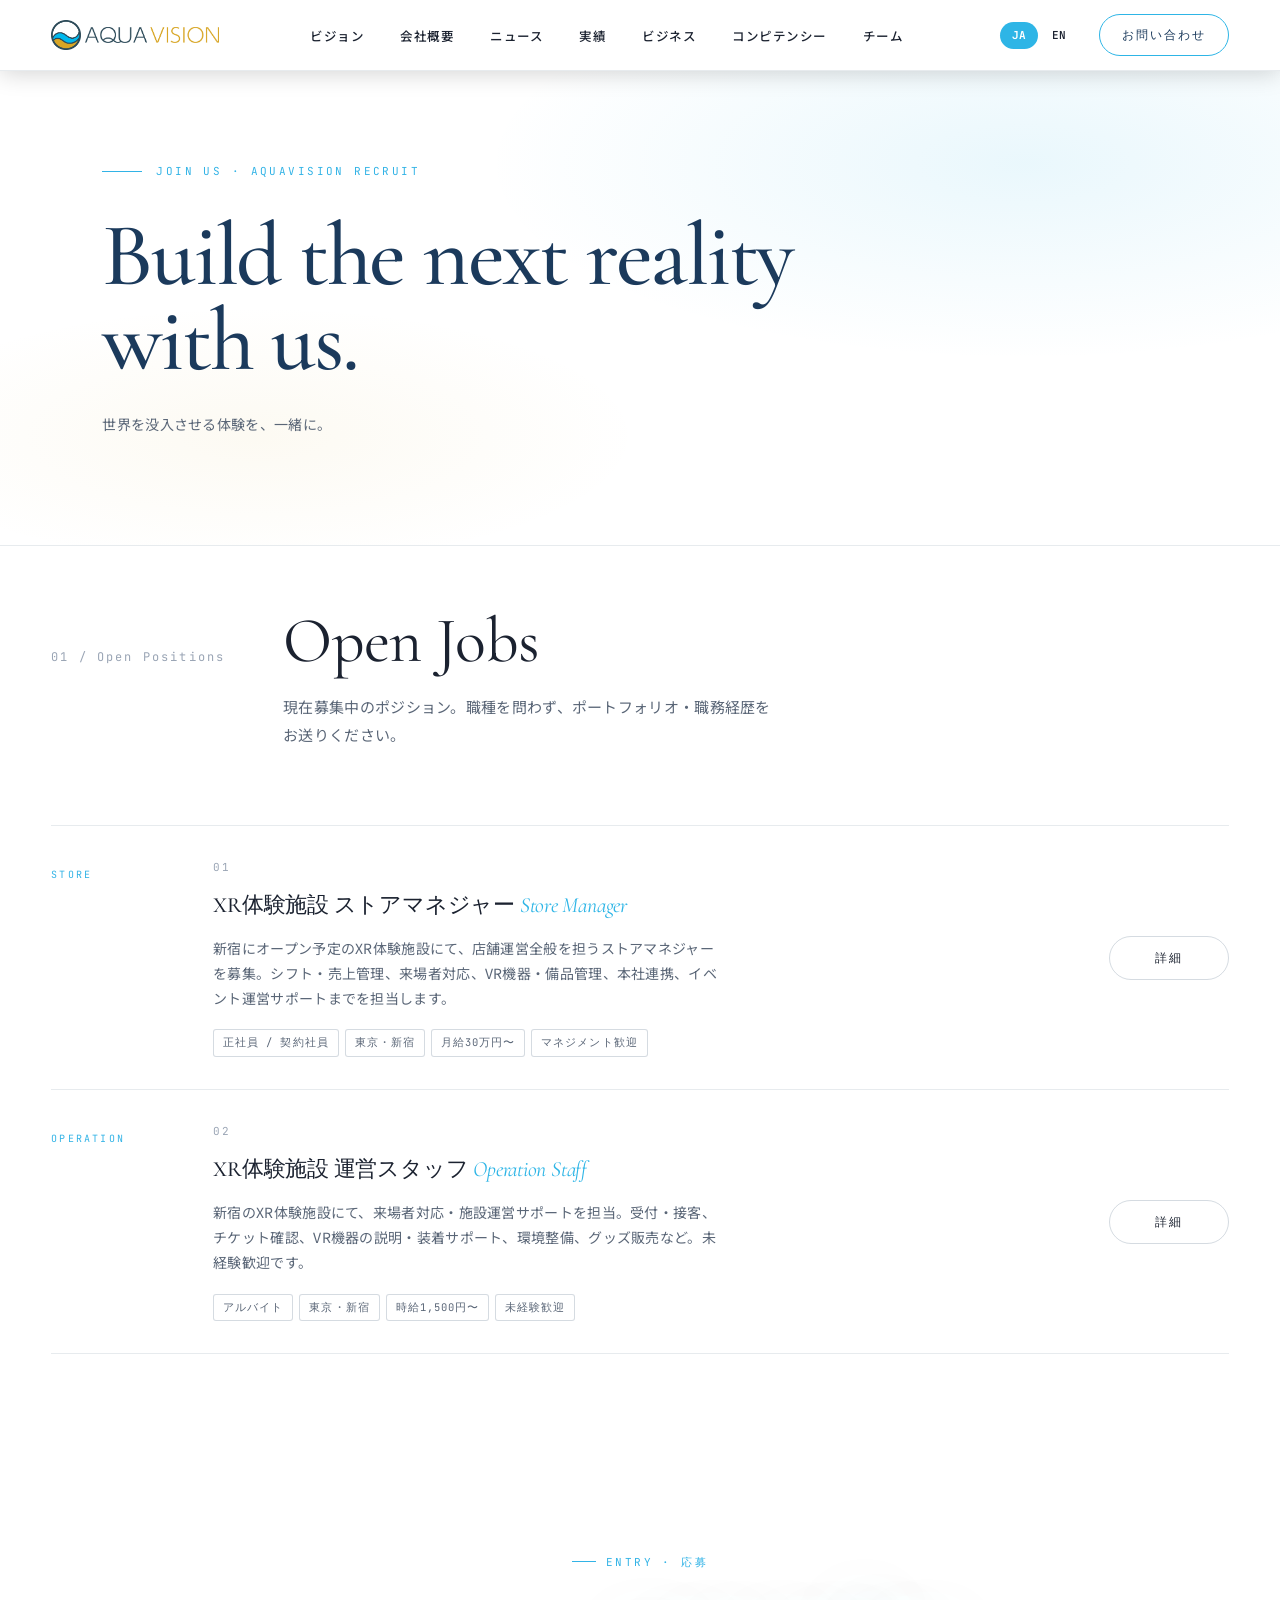
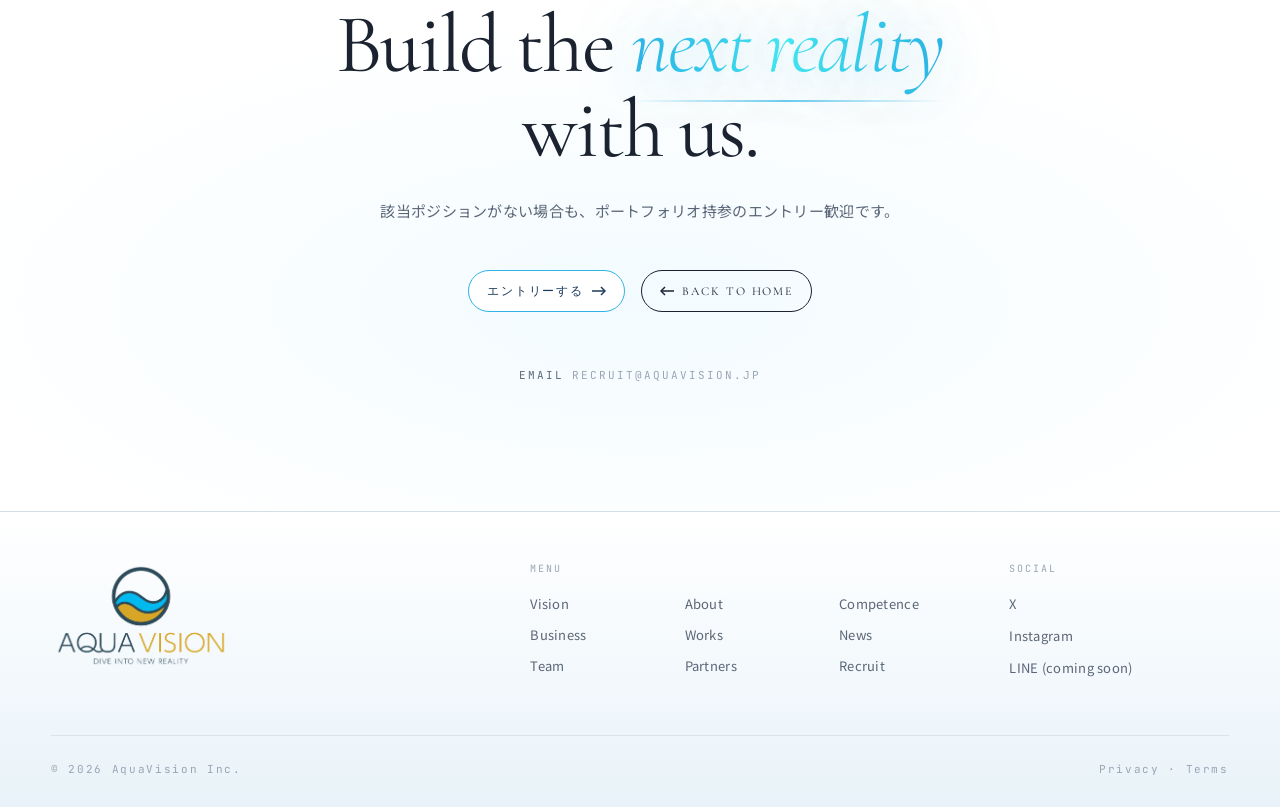
<file: recruit.html>
<!doctype html>
<html lang="ja">
<head>
<meta charset="utf-8" />
<meta name="viewport" content="width=device-width, initial-scale=1" />
<title>Recruit — AquaVision Inc. — Dive Into New Reality</title>
<link rel="preconnect" href="https://fonts.googleapis.com">
<link rel="preconnect" href="https://fonts.gstatic.com" crossorigin>
<link rel="stylesheet" href="https://fonts.googleapis.com/css2?family=Cormorant+Garamond:ital,wght@0,300;0,400;0,500;0,600;1,300;1,400&family=Space+Grotesk:wght@300;400;500;600;700&family=Noto+Sans+JP:wght@300;400;500;600;700&family=JetBrains+Mono:wght@400;500&display=swap">
<link rel="stylesheet" href="styles.css">
<link rel="stylesheet" href="subpage.css">
</head>
<body>

<!-- NAV -->
<nav class="nav scrolled">
  <a href="index.html#vision" class="brand nav-brand-logo">
    <img src="assets/logo-mark.png" alt="" class="nav-logo-mark" style="height:30px; width:auto;"/>
    <img src="assets/logo-wordmark.png" alt="AquaVision" class="nav-logo-wordmark" style="height:16px; width:auto;"/>
  </a>
  <ul class="nav-menu">
    <li><a href="index.html#vision" data-en="Vision">ビジョン</a></li>
    <li><a href="index.html#about" data-en="About">会社概要</a></li>
    <li><a href="index.html#news" data-en="News">ニュース</a></li>
    <li><a href="index.html#works" data-en="Works">実績</a></li>
    <li><a href="index.html#business" data-en="Business">ビジネス</a></li>
    <li><a href="competence.html" data-en="Competence">コンピテンシー</a></li>
    <li><a href="index.html#team" data-en="Team">チーム</a></li>
  </ul>
  <div class="nav-right">
    <div class="lang-toggle" role="group" aria-label="Language">
      <button data-lang="ja">JA</button>
      <button data-lang="en">EN</button>
    </div>
    <a href="#" class="cta-pill primary" onclick="openContactPopup(event)" data-en="Contact">お問い合わせ</a>
  </div>
  <div class="nav-mobile-right">
    <div class="nav-mobile-lang lang-toggle" role="group" aria-label="Language">
      <button data-lang="ja">JA</button>
      <button data-lang="en">EN</button>
    </div>
    <button type="button" class="nav-burger" aria-label="Menu" onclick="toggleDrawer()">
      <span></span><span></span><span></span>
    </button>
  </div>
</nav>
<div class="nav-drawer-overlay" id="navDrawerOverlay" onclick="closeDrawer()"></div>
<div class="nav-drawer" id="navDrawer">
  <button type="button" class="nav-drawer-close" aria-label="Close" onclick="closeDrawer()">
    <span></span><span></span>
  </button>
  <ul class="nav-drawer-menu">
    <li><a href="index.html#vision" data-en="Vision" onclick="closeDrawer()">ビジョン</a></li>
    <li><a href="index.html#about" data-en="About" onclick="closeDrawer()">会社概要</a></li>
    <li><a href="index.html#news" data-en="News" onclick="closeDrawer()">ニュース</a></li>
    <li><a href="index.html#works" data-en="Works" onclick="closeDrawer()">実績</a></li>
    <li><a href="index.html#business" data-en="Business" onclick="closeDrawer()">ビジネス</a></li>
    <li><a href="competence.html" data-en="Competence" onclick="closeDrawer()">コンピテンシー</a></li>
    <li><a href="index.html#team" data-en="Team" onclick="closeDrawer()">チーム</a></li>
  </ul>
  <a href="#" class="cta-pill primary nav-drawer-cta" onclick="closeDrawer();openContactPopup(event)" data-en="Contact">お問い合わせ</a>
</div>




<!-- ============== Hero ============== -->
<section class="subpage-hero" data-screen-label="Recruit Hero">
  <div class="container">
    <div class="subpage-eyebrow">
      <span class="line"></span>
      <span>JOIN US  ·  AquaVision Recruit</span>
    </div>
    <h1 class="subpage-headline">
      Build the next reality<br/>
      <span class="it">with us.</span>
    </h1>
    <p class="subpage-headline-jp" data-en="Let's build immersive experiences that move the world — together.">
      世界を没入させる体験を、一緒に。
    </p>
  </div>
</section>

<!-- ============== Jobs ============== -->
<section id="jobs" class="section" data-screen-label="Jobs">
  <div class="container">
    <div class="section-header">
      <div class="label">01 / Open Positions</div>
      <div>
        <h2 class="h-section">Open Jobs</h2>
        <p class="lede" style="margin-top:20px;" data-en="Positions open now. Whatever your field, send us your portfolio and résumé.">現在募集中のポジション。職種を問わず、ポートフォリオ・職務経歴をお送りください。</p>
      </div>
    </div>

    <ul class="job-list">

      <li class="job-row">
        <div class="job-team">STORE</div>
        <div class="job-main">
          <div class="job-id">01</div>
          <h3 class="job-title"><span data-en="XR Venue Store Manager">XR体験施設 ストアマネジャー</span> <span style="font-style:italic; color:var(--aqua); font-weight:400;">Store Manager</span></h3>
          <p class="job-summary" data-en="Lead overall operations at our XR experience venue opening in Shinjuku — shift &amp; sales management, guest service, VR equipment &amp; supplies, HQ coordination, and event-operation support.">新宿にオープン予定のXR体験施設にて、店舗運営全般を担うストアマネジャーを募集。シフト・売上管理、来場者対応、VR機器・備品管理、本社連携、イベント運営サポートまでを担当します。</p>
          <div class="job-tags">
            <span class="job-tag" data-en="Full-time / Contract">正社員 / 契約社員</span>
            <span class="job-tag" data-en="Tokyo · Shinjuku">東京・新宿</span>
            <span class="job-tag" data-en="¥300k+ / month">月給30万円〜</span>
            <span class="job-tag" data-en="Management welcome">マネジメント歓迎</span>
          </div>
        </div>
        <button type="button" class="job-apply" onclick="openJob('store')" data-en="Details">詳細</button>
      </li>

      <li class="job-row">
        <div class="job-team">OPERATION</div>
        <div class="job-main">
          <div class="job-id">02</div>
          <h3 class="job-title"><span data-en="XR Venue Operation Staff">XR体験施設 運営スタッフ</span> <span style="font-style:italic; color:var(--aqua); font-weight:400;">Operation Staff</span></h3>
          <p class="job-summary" data-en="Support guest service and venue operations at our Shinjuku XR experience venue — reception, ticketing, VR headset guidance &amp; fitting, upkeep, and merchandise sales. No experience required.">新宿のXR体験施設にて、来場者対応・施設運営サポートを担当。受付・接客、チケット確認、VR機器の説明・装着サポート、環境整備、グッズ販売など。未経験歓迎です。</p>
          <div class="job-tags">
            <span class="job-tag" data-en="Part-time">アルバイト</span>
            <span class="job-tag" data-en="Tokyo · Shinjuku">東京・新宿</span>
            <span class="job-tag" data-en="¥1,500+ / hour">時給1,500円〜</span>
            <span class="job-tag" data-en="No experience needed">未経験歓迎</span>
          </div>
        </div>
        <button type="button" class="job-apply" onclick="openJob('staff')" data-en="Details">詳細</button>
      </li>

    </ul>
  </div>
</section>

<!-- ============== CTA ============== -->
<section class="contact" data-screen-label="Apply CTA">
  <div class="contact-bg"></div>
  <div class="container contact-inner">
    <div class="eyebrow" style="margin-bottom:32px;" data-en="ENTRY  ·  Apply">ENTRY  ·  応募</div>
    <h2 class="contact-line">Build the <em>next reality</em><br/>with us.</h2>
    <p class="lede recruit-cta-lede" style="margin:24px auto 0; text-align:center;" data-en="No matching position? We still welcome open applications — just bring your portfolio.">該当ポジションがない場合も、ポートフォリオ持参のエントリー歓迎です。</p>
    <div class="contact-cta">
      <a href="mailto:recruit@aquavision.jp" class="cta-pill primary" onclick="closeContactPopup();openContactPopup(event)"><span data-en="Entry">エントリーする</span>
        <svg width="14" height="10" viewBox="0 0 14 10" fill="none" stroke="currentColor" stroke-width="1.5">
          <line x1="0" y1="5" x2="12" y2="5"/>
          <polyline points="9,1 13,5 9,9"/>
        </svg>
      </a>
      <a href="index.html" class="cta-pill">
        <svg width="14" height="10" viewBox="0 0 14 10" fill="none" stroke="currentColor" stroke-width="1.5" style="transform:scaleX(-1);">
          <line x1="0" y1="5" x2="12" y2="5"/><polyline points="9,1 13,5 9,9"/>
        </svg>
        BACK TO HOME
      </a>
    </div>
    <div class="contact-meta">
      <span><span style="color:var(--fg-dim); margin-right:8px;">Email</span><a href="mailto:recruit@aquavision.jp">recruit@aquavision.jp</a></span>
    </div>
  </div>
</section>

<!-- FOOTER -->
<footer class="footer">
  <div class="footer-brand">
    <div class="footer-logo-card">
      <img src="assets/logo-vertical-transparent.png" alt="AquaVision — Dive Into New Reality" />
    </div>
  </div>
  <div class="footer-col footer-col-menu">
    <h5>Menu</h5>
    <ul>
      <li><a href="index.html#vision">Vision</a></li>
      <li><a href="index.html#about">About</a></li>
      <li><a href="index.html#services">Competence</a></li>
      <li><a href="index.html#business">Business</a></li>
      <li><a href="index.html#works">Works</a></li>
      <li><a href="news.html">News</a></li>
      <li><a href="index.html#team">Team</a></li>
      <li><a href="index.html#partners">Partners</a></li>
      <li><a href="recruit.html">Recruit</a></li>
    </ul>
  </div>
  <div class="footer-col">
    <h5>Social</h5>
    <ul>
      <li><a href="https://x.com/AquaVisionVR" target="_blank" rel="noopener noreferrer">X</a></li>
      <li><a href="https://www.instagram.com/artmasters.jp/" target="_blank" rel="noopener noreferrer">Instagram</a></li>
      <li><a href="#">LINE  (coming soon)</a></li>
    </ul>
  </div>
  <div class="footer-bottom">
    <span>© 2026 AquaVision Inc.</span>
    <a href="#">Privacy · Terms</a>
  </div>
</footer>

<!-- ============== Job Detail Popup ============== -->
<div class="contact-popup" id="jobPopup" aria-hidden="true">
  <div class="contact-popup-overlay" onclick="closeJob()"></div>
  <div class="contact-popup-card job-popup-card" role="dialog" aria-modal="true">
    <button class="contact-popup-close" onclick="closeJob()" aria-label="閉じる">
      <svg width="20" height="20" viewBox="0 0 20 20" fill="none" stroke="currentColor" stroke-width="1.5">
        <line x1="4" y1="4" x2="16" y2="16"></line><line x1="16" y1="4" x2="4" y2="16"></line>
      </svg>
    </button>
    <div class="eyebrow" id="jobEyebrow" style="margin-bottom:14px;"></div>
    <h3 class="contact-popup-title" id="jobTitle"></h3>
    <p class="job-popup-employ" id="jobEmploy"></p>
    <div class="job-popup-body" id="jobBody"></div>
    <a class="cta-pill primary job-popup-apply" id="jobApplyLink" href="#" onclick="closeJob();openContactPopup(event)"><span data-en="Apply for this position">この職種に応募する</span>
      <svg width="14" height="10" viewBox="0 0 14 10" fill="none" stroke="currentColor" stroke-width="1.5">
        <line x1="0" y1="5" x2="12" y2="5"></line><polyline points="9,1 13,5 9,9"></polyline>
      </svg>
    </a>
  </div>
</div>

<!-- ============== Contact Popup (unified) ============== -->
<div class="contact-modal" id="contactPopup" role="dialog" aria-modal="true" aria-label="お問い合わせ" onclick="if(event.target===this)closeContactPopup()">
  <div class="contact-modal-card">
    <button type="button" class="member-modal-close" onclick="closeContactPopup()" aria-label="閉じる">
      <svg viewBox="0 0 24 24" width="18" height="18" fill="none" stroke="currentColor" stroke-width="1.4">
        <line x1="5" y1="5" x2="19" y2="19"></line><line x1="19" y1="5" x2="5" y2="19"></line>
      </svg>
    </button>
    <div id="cpForm">
      <div class="contact-modal-head">
        <div class="contact-modal-eyebrow" data-en="Contact">お問い合わせ</div>
        <h3 class="contact-modal-title">Contact</h3>
        <p class="contact-modal-intro" style="white-space:pre-line" data-en="For project inquiries, quotes, press, or exhibition requests,
please use the form below. We'll reply within 3 business days.">ご相談・お見積もり・取材・出展のご依頼など、
下記フォームよりお気軽にご連絡ください。3営業日以内に担当よりご返信します。</p>
      </div>
      <form class="contact-form" onsubmit="submitContactPopup(event)">
        <div class="cf-row">
          <label class="cf-label" data-en="Inquiry type">ご用件</label>
          <div class="cf-types">
            <button type="button" class="cf-type active" onclick="pickType(this)" data-en="Project inquiry">プロジェクト相談</button>
            <button type="button" class="cf-type" onclick="pickType(this)" data-en="Exhibition / Collaboration">出展・コラボレーション</button>
            <button type="button" class="cf-type" onclick="pickType(this)" data-en="Press / Media">メディア・取材</button>
            <button type="button" class="cf-type" onclick="pickType(this)" data-en="Investors / Partners">投資家・パートナー</button>
            <button type="button" class="cf-type" onclick="pickType(this)" data-en="Careers">採用について</button>
            <button type="button" class="cf-type" onclick="pickType(this)" data-en="Other">その他</button>
          </div>
        </div>
        <div class="cf-grid">
          <div class="cf-row">
            <label class="cf-label" data-en="Name *">お名前 *</label>
            <input required type="text" class="cf-input" name="name" />
          </div>
          <div class="cf-row">
            <label class="cf-label" data-en="Company / Organization">会社・組織名</label>
            <input type="text" class="cf-input" name="company" />
          </div>
        </div>
        <div class="cf-row">
          <label class="cf-label" data-en="Email *">メールアドレス *</label>
          <input required type="email" class="cf-input" name="email" />
        </div>
        <div class="cf-row">
          <label class="cf-label" data-en="Message *">ご相談内容 *</label>
          <textarea required class="cf-textarea" rows="5" name="message" placeholder="プロジェクトの概要・規模・時期など、わかる範囲でご記入ください。" data-en-attr="placeholder:Tell us about your project — scope, scale, timing, as much as you know."></textarea>
        </div>
        <p class="cf-privacy" data-en="Your information will be handled in accordance with our Privacy Policy.">送信いただいた内容は弊社プライバシーポリシーに基づいて取り扱います。</p>
        <button type="submit" class="cta-pill primary cf-submit"><span data-en="Send">送信する</span>
          <svg width="14" height="10" viewBox="0 0 14 10" fill="none" stroke="currentColor" stroke-width="1.5">
            <line x1="0" y1="5" x2="12" y2="5"></line><polyline points="9,1 13,5 9,9"></polyline>
          </svg>
        </button>
      </form>
    </div>
    <div id="cpSent" class="contact-modal-sent" style="display:none">
      <div class="contact-sent-icon">
        <svg viewBox="0 0 64 64" width="64" height="64" fill="none" stroke="var(--aqua)" stroke-width="1.5">
          <circle cx="32" cy="32" r="28"></circle><polyline points="20,33 28,42 46,22"></polyline>
        </svg>
      </div>
      <h3 class="contact-modal-title" style="margin-top:20px" data-en="Thank you for your message.">送信ありがとうございました。</h3>
      <p class="contact-modal-intro" data-en="A member of our team will be in touch within 3 business days.">3営業日以内に担当よりご連絡いたします。</p>
      <button type="button" class="cta-pill" onclick="closeContactPopup()" style="margin-top:24px" data-en="Close">閉じる</button>
    </div>
  </div>
</div>

<style>
  #contactPopup{ display:none; }
  #contactPopup.open{ display:grid; }
  @media (min-width: 760px){
    .recruit-cta-lede{ max-width: none !important; white-space: nowrap; }
  }
  .contact-popup{
    position: fixed; inset: 0; z-index: 1000;
    display: none; align-items: center; justify-content: center;
    padding: 24px;
  }
  .contact-popup.open{ display: flex; }
  .contact-popup-overlay{
    position: absolute; inset: 0;
    background: rgba(8,20,32,0.55);
    backdrop-filter: blur(6px);
    animation: cpFade .3s ease;
  }
  .contact-popup-card{
    position: relative;
    width: min(560px, 100%);
    max-height: 90vh; overflow-y: auto;
    background: var(--bg);
    border: 1px solid var(--line-2);
    border-radius: 8px;
    padding: clamp(28px, 4vw, 48px);
    box-shadow: 0 40px 100px rgba(8,20,32,0.25);
    animation: cpRise .35s cubic-bezier(.2,.8,.2,1);
  }
  @keyframes cpFade{ from{ opacity:0; } to{ opacity:1; } }
  @keyframes cpRise{ from{ opacity:0; transform: translateY(24px); } to{ opacity:1; transform: none; } }
  .contact-popup-close{
    position: absolute; top: 18px; right: 18px;
    width: 38px; height: 38px;
    display: flex; align-items: center; justify-content: center;
    border: 1px solid var(--line-2); border-radius: 50%;
    background: transparent; color: var(--fg-dim); cursor: pointer;
    transition: color .2s, border-color .2s;
  }
  .contact-popup-close:hover{ color: var(--aqua); border-color: var(--aqua); }
  .contact-popup-title{
    font-family: var(--font-en); font-weight: 400;
    font-size: clamp(26px, 3vw, 36px);
    margin: 0 0 14px;
  }
  .contact-popup-intro{
    color: var(--fg-dim);
    font-size: 14px; line-height: 1.8;
    margin: 0 0 28px;
  }
  .cf-thanks{ color: var(--aqua); font-size: 13px; text-align: center; margin: 6px 0 0; }

  .job-popup-card{ width: min(640px, 100%); }
  .job-popup-employ{
    font-family: var(--font-mono);
    font-size: 12px; letter-spacing: 0.04em;
    color: var(--aqua);
    margin: 0 0 26px;
  }
  .job-popup-body{ display: grid; gap: 22px; margin-bottom: 32px; }
  .job-popup-section h4{
    font-family: var(--font-mono);
    font-size: 11px; letter-spacing: 0.16em; text-transform: uppercase;
    color: var(--fg-mute); margin: 0 0 8px;
  }
  .job-popup-section p{
    font-family: var(--font-jp);
    font-size: 14px; line-height: 1.9; color: var(--fg-dim);
    margin: 0; white-space: pre-line;
  }
  .job-popup-apply{ width: 100%; justify-content: center; }
</style>

<script>
  // WordPress headless CMS config (set after WP is installed)
  window.WP_API_BASE = null;

  var JOBS = {
    store: {
      ja: {
      eyebrow: "STORE  ·  正社員 / 契約社員",
      title: "XR体験施設 ストアマネジャー",
      employ: "雇用形態：正社員・契約社員（応相談）",
      sections: [
        ["仕事内容", "新宿にオープン予定のXR体験施設にて、ストアマネジャーとして店舗運営全般を担当していただきます。スタッフのシフト管理、売上データの集計、来場者対応、VR機器・備品の管理、店内環境整備、本社との連携などが主な業務です。イベントやキャンペーン実施時には、現場運営のサポートや店舗改善に関する提案にも関わっていただきます。"],
        ["応募条件", "・接客または店舗運営経験をお持ちの方\n・チームで協力しながら業務を進められる方\n・責任感を持って業務に取り組める方\n・学ぶ意欲があり、新しいことに挑戦できる方\n・状況に応じて柔軟に対応できる方"],
        ["歓迎する経験・スキル", "・ストアマネジャー、副店長などのマネジメント経験\n・イベント運営経験\n・エンターテインメント施設勤務経験\n・VR、ゲーム、アート、映画、映像コンテンツへの興味・関心\n・英語、中国語などの語学スキル\n・車椅子利用者への対応経験やアクセシビリティへの理解"],
        ["勤務地", "東京都新宿区"],
        ["勤務時間", "11:00〜21:00の間で実働8時間（シフト制／休憩60分）"],
        ["休日", "週休2日制（シフト制）"],
        ["給与", "月給300,000円〜（経験・能力を考慮の上決定）"],
        ["待遇・福利厚生", "・交通費支給\n・社会保険完備\n・昇給あり\n・残業代別途支給\n・試用期間あり（3ヶ月／条件変更なし）"],
        ["応募方法", "履歴書・職務経歴書を添付の上、メールにてご応募ください。"]
      ] },
      en: {
      eyebrow: "STORE  ·  Full-time / Contract",
      title: "XR Venue Store Manager",
      employ: "Employment: Full-time / Contract (negotiable)",
      sections: [
        ["Role", "At our XR experience venue opening in Shinjuku, you'll oversee overall store operations as Store Manager. Core duties include staff shift management, sales-data reporting, guest service, VR equipment & supplies management, in-store upkeep, and coordination with headquarters. During events and campaigns you'll also support on-site operations and propose store improvements."],
        ["Requirements", "・Experience in customer service or store operations\n・Able to work collaboratively in a team\n・A strong sense of responsibility\n・Eager to learn and take on new challenges\n・Flexible and adaptable to changing situations"],
        ["Preferred experience / skills", "・Management experience (store/assistant manager)\n・Event operation experience\n・Experience working at entertainment facilities\n・Interest in VR, games, art, film and visual content\n・Language skills such as English or Chinese\n・Experience supporting wheelchair users or understanding of accessibility"],
        ["Location", "Shinjuku, Tokyo"],
        ["Hours", "8 working hours between 11:00–21:00 (shift-based / 60 min break)"],
        ["Days off", "Two days off per week (shift-based)"],
        ["Salary", "From ¥300,000 / month (based on experience and ability)"],
        ["Benefits", "・Commuting allowance\n・Full social insurance\n・Salary raises\n・Overtime paid separately\n・Trial period (3 months / no change in conditions)"],
        ["How to apply", "Please apply by email with your résumé and work history attached."]
      ] }
    },
    staff: {
      ja: {
      eyebrow: "OPERATION  ·  アルバイト",
      title: "XR体験施設 運営スタッフ",
      employ: "雇用形態：アルバイト",
      sections: [
        ["仕事内容", "新宿にオープン予定のXR体験施設にて、来場者対応および施設運営サポートを担当していただきます。受付・接客、チケット確認、VR機器の説明や装着サポート、施設内の環境整備、グッズ販売などが主な業務です。来場者の皆さまに安心して体験を楽しんでいただくためのサポートを行います。"],
        ["応募条件", "・未経験歓迎\n・人と接することが好きな方\n・映画、物語、アート、カルチャー、エンターテインメントに興味がある方\n・新しい技術や体験に興味がある方\n・チームワークを大切にできる方"],
        ["歓迎する経験・スキル", "・接客経験\n・エンターテインメント施設勤務経験\n・英語、中国語などの語学スキル\n・アクセシビリティや多様な来場者へのサポートに関心のある方"],
        ["勤務地", "東京都新宿区"],
        ["勤務時間", "11:00〜21:00の間でシフト制"],
        ["休日", "シフトによる"],
        ["給与", "時給1,500円〜"],
        ["待遇・福利厚生", "・交通費支給\n・昇給あり\n・社員登用制度あり\n・残業代別途支給\n・試用期間あり（3ヶ月／条件変更なし）"],
        ["応募方法", "履歴書を添付の上、メールにてご応募ください。"]
      ] },
      en: {
      eyebrow: "OPERATION  ·  Part-time",
      title: "XR Venue Operation Staff",
      employ: "Employment: Part-time",
      sections: [
        ["Role", "At our XR experience venue opening in Shinjuku, you'll support guest service and venue operations. Core duties include reception & hospitality, ticket checking, VR equipment guidance and fitting support, facility upkeep, and merchandise sales — helping every visitor enjoy the experience with confidence."],
        ["Requirements", "・No experience required\n・Enjoy interacting with people\n・Interest in film, storytelling, art, culture and entertainment\n・Curious about new technology and experiences\n・Value teamwork"],
        ["Preferred experience / skills", "・Customer-service experience\n・Experience working at entertainment facilities\n・Language skills such as English or Chinese\n・Interest in accessibility and supporting diverse visitors"],
        ["Location", "Shinjuku, Tokyo"],
        ["Hours", "Shift-based between 11:00–21:00"],
        ["Days off", "Based on shift"],
        ["Salary", "From ¥1,500 / hour"],
        ["Benefits", "・Commuting allowance\n・Salary raises\n・Path to full-time employment\n・Overtime paid separately\n・Trial period (3 months / no change in conditions)"],
        ["How to apply", "Please apply by email with your résumé attached."]
      ] }
    }
  };
  var currentJobKey = null;
  function openJob(key){
    var src = JOBS[key]; if(!src) return;
    currentJobKey = key;
    var lang = (window.AV_getLang ? window.AV_getLang() : 'ja');
    var j = src[lang] || src.ja;
    document.getElementById('jobEyebrow').textContent = j.eyebrow;
    document.getElementById('jobTitle').textContent = j.title;
    document.getElementById('jobEmploy').textContent = j.employ;
    var body = document.getElementById('jobBody');
    body.innerHTML = '';
    j.sections.forEach(function(s){
      var wrap = document.createElement('div');
      wrap.className = 'job-popup-section';
      var h = document.createElement('h4');
      h.textContent = s[0];
      var p = document.createElement('p');
      p.textContent = s[1];
      wrap.appendChild(h); wrap.appendChild(p);
      body.appendChild(wrap);
    });
    var pop = document.getElementById('jobPopup');
    pop.classList.add('open'); pop.querySelector('.contact-popup-card').scrollTop = 0;
    document.body.style.overflow='hidden';
  }
  // re-render open job popup when language changes
  window.addEventListener('av-lang', function(){
    if (currentJobKey && document.getElementById('jobPopup').classList.contains('open')) {
      var pop = document.getElementById('jobPopup');
      var wasOpen = true;
      openJob(currentJobKey);
    }
  });
  function closeJob(){ document.getElementById('jobPopup').classList.remove('open'); document.body.style.overflow=''; }

  function pickType(btn){ btn.parentNode.querySelectorAll('.cf-type').forEach(function(b){ b.classList.remove('active'); }); btn.classList.add('active'); }
  function openContactPopup(e){ if(e) e.preventDefault(); document.getElementById('cpForm').style.display=''; document.getElementById('cpSent').style.display='none'; document.getElementById('contactPopup').classList.add('open'); document.body.style.overflow='hidden'; }
  function closeContactPopup(){ document.getElementById('contactPopup').classList.remove('open'); document.body.style.overflow=''; }
  function submitContactPopup(e){ e.preventDefault(); document.getElementById('cpForm').style.display='none'; document.getElementById('cpSent').style.display=''; }
  document.addEventListener('keydown', function(ev){ if(ev.key==='Escape'){ closeContactPopup(); closeJob(); } });
</script>

<template id="__bundler_thumbnail" data-bg-color="#0b2740">
  <svg viewBox="0 0 1200 800" xmlns="http://www.w3.org/2000/svg">
    <rect width="1200" height="800" fill="#0b2740"/>
    <g fill="none" stroke="#2DB6E6" stroke-width="6" opacity="0.9">
      <path d="M150 470 Q 350 360 600 470 T 1050 470"/>
      <path d="M150 540 Q 350 430 600 540 T 1050 540"/>
    </g>
    <circle cx="600" cy="300" r="90" fill="none" stroke="#2DB6E6" stroke-width="10"/>
    <circle cx="600" cy="300" r="20" fill="#2DB6E6"/>
    <text x="600" y="700" fill="#EAF6FC" font-family="Georgia, serif" font-size="58" text-anchor="middle" letter-spacing="6">RECRUIT</text>
  </svg>
</template>

<script>
  function toggleDrawer(){ var d=document.getElementById('navDrawer'); var o=document.getElementById('navDrawerOverlay'); var open=d.classList.toggle('open'); o.classList.toggle('open', open); document.body.style.overflow= open?'hidden':''; }
  function closeDrawer(){ document.getElementById('navDrawer').classList.remove('open'); document.getElementById('navDrawerOverlay').classList.remove('open'); document.body.style.overflow=''; }
  document.addEventListener('keydown', function(ev){ if(ev.key==='Escape') closeDrawer(); });

  // Fetch live job listings from WordPress when WP_API_BASE is configured.
  // WP Custom Post Type: av_job
  // Required ACF fields per job post:
  //   dept (text), title_en (text), summary_ja (textarea), summary_en (textarea)
  //   tags_ja (text, comma-separated), tags_en (text, comma-separated)
  //   eyebrow_ja (text), eyebrow_en (text)
  //   employ_ja (text), employ_en (text)
  //   sections_ja (textarea, JSON: [["見出し","本文"],...])
  //   sections_en (textarea, JSON: [["Heading","Body"],...])
  (function () {
    var base = window.WP_API_BASE;
    if (!base) return;
    fetch(base + '/av_job?per_page=20&_fields=id,title,slug,acf&orderby=menu_order&order=asc')
      .then(function (r) { return r.ok ? r.json() : Promise.reject(); })
      .then(function (posts) {
        var parseSections = function (str) { try { return JSON.parse(str || '[]'); } catch (e) { return []; } };
        posts.forEach(function (p) {
          var a = p.acf || {};
          JOBS[p.slug] = {
            ja: { eyebrow: a.eyebrow_ja || '', title: p.title.rendered, employ: a.employ_ja || '', sections: parseSections(a.sections_ja) },
            en: { eyebrow: a.eyebrow_en || '', title: a.title_en || p.title.rendered, employ: a.employ_en || '', sections: parseSections(a.sections_en) }
          };
        });
        var ul = document.querySelector('.job-list');
        if (!ul) return;
        ul.innerHTML = '';
        posts.forEach(function (p, idx) {
          var a = p.acf || {};
          var tagsJa = (a.tags_ja || '').split(',').map(function (t) { return t.trim(); }).filter(Boolean);
          var tagsEn = (a.tags_en || '').split(',').map(function (t) { return t.trim(); }).filter(Boolean);
          var num = String(idx + 1).padStart(2, '0');
          var tagsHtml = tagsJa.map(function (t, ti) {
            return '<span class="job-tag" data-en="' + (tagsEn[ti] || t).replace(/"/g, '&quot;') + '">' + t + '</span>';
          }).join('');
          var li = document.createElement('li');
          li.className = 'job-row';
          li.innerHTML =
            '<div class="job-team">' + (a.dept || '') + '</div>' +
            '<div class="job-main">' +
              '<div class="job-id">' + num + '</div>' +
              '<h3 class="job-title"><span data-en="' + (a.title_en || '').replace(/"/g,'&quot;') + '">' + p.title.rendered + '</span></h3>' +
              '<p class="job-summary" data-en="' + (a.summary_en || '').replace(/"/g,'&quot;') + '">' + (a.summary_ja || '') + '</p>' +
              '<div class="job-tags">' + tagsHtml + '</div>' +
            '</div>' +
            '<button type="button" class="job-apply" onclick="openJob(\'' + p.slug + '\')" data-en="Details">詳細</button>';
          ul.appendChild(li);
        });
        if (window.AV_getLang && window.AV_getLang() === 'en') {
          document.querySelectorAll('[data-en]').forEach(function (el) { el.textContent = el.getAttribute('data-en'); });
        }
      })
      .catch(function () { /* keep static JOBS */ });
  })();
</script>
<script src="i18n-subpage.js"></script>
</body>
</html>
</file>
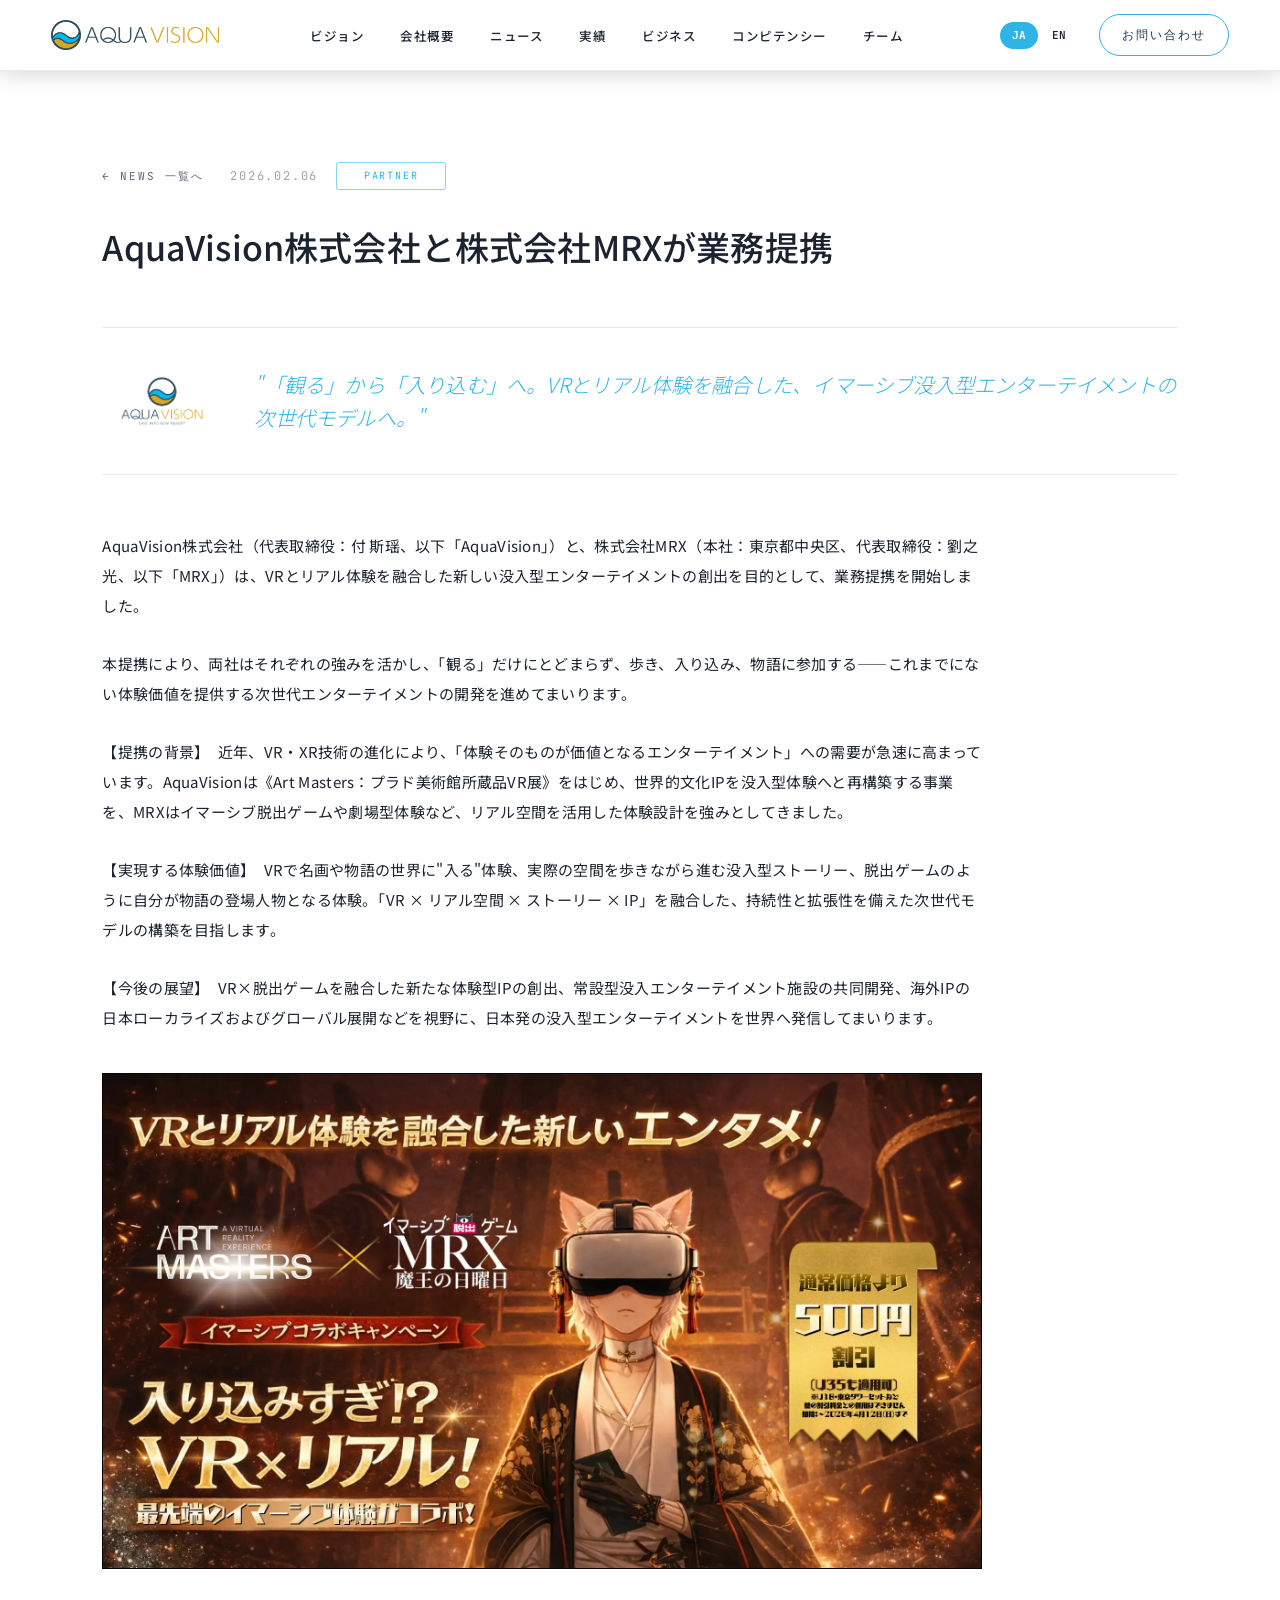
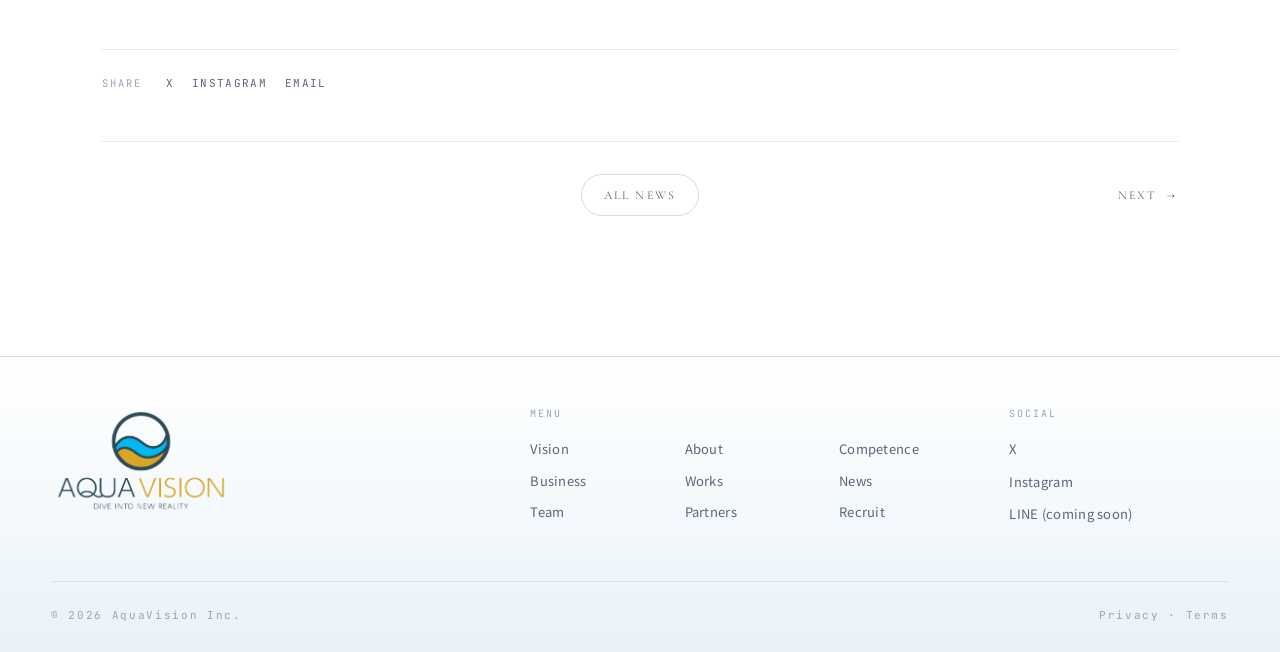
<file: news/01.html>
<!doctype html>
<html lang="ja">
<head>
<meta charset="utf-8" />
<meta name="viewport" content="width=device-width, initial-scale=1" />
<title>AquaVision株式会社と株式会社MRXが業務提携 — AquaVision Inc.</title>
<link rel="preconnect" href="https://fonts.googleapis.com">
<link rel="preconnect" href="https://fonts.gstatic.com" crossorigin>
<link rel="stylesheet" href="https://fonts.googleapis.com/css2?family=Cormorant+Garamond:ital,wght@0,300;0,400;0,500;0,600;1,300;1,400&family=Space+Grotesk:wght@300;400;500;600;700&family=Noto+Sans+JP:wght@300;400;500;600;700&family=JetBrains+Mono:wght@400;500&display=swap">
<link rel="stylesheet" href="../styles.css">
<link rel="stylesheet" href="../subpage.css">
</head>
<body>

<!-- NAV -->
<nav class="nav scrolled">
  <a href="../index.html#vision" class="brand nav-brand-logo">
    <img src="../assets/logo-mark.png" alt="" class="nav-logo-mark" style="height:30px; width:auto;"/>
    <img src="../assets/logo-wordmark.png" alt="AquaVision" class="nav-logo-wordmark" style="height:16px; width:auto;"/>
  </a>
  <ul class="nav-menu">
    <li><a href="../index.html#vision" data-en="Vision">ビジョン</a></li>
    <li><a href="../index.html#about" data-en="About">会社概要</a></li>
    <li><a href="../index.html#news" data-en="News">ニュース</a></li>
    <li><a href="../index.html#works" data-en="Works">実績</a></li>
    <li><a href="../index.html#business" data-en="Business">ビジネス</a></li>
    <li><a href="../competence.html" data-en="Competence">コンピテンシー</a></li>
    <li><a href="../index.html#team" data-en="Team">チーム</a></li>
  </ul>
  <div class="nav-right">
    <div class="lang-toggle" role="group" aria-label="Language">
      <button data-lang="ja">JA</button>
      <button data-lang="en">EN</button>
    </div>
    <a href="#" class="cta-pill primary" onclick="openContactPopup(event)" data-en="Contact">お問い合わせ</a>
  </div>
  <div class="nav-mobile-right">
    <div class="nav-mobile-lang lang-toggle" role="group" aria-label="Language">
      <button data-lang="ja">JA</button>
      <button data-lang="en">EN</button>
    </div>
    <button type="button" class="nav-burger" aria-label="Menu" onclick="toggleDrawer()">
      <span></span><span></span><span></span>
    </button>
  </div>
</nav>
<div class="nav-drawer-overlay" id="navDrawerOverlay" onclick="closeDrawer()"></div>
<div class="nav-drawer" id="navDrawer">
  <button type="button" class="nav-drawer-close" aria-label="Close" onclick="closeDrawer()">
    <span></span><span></span>
  </button>
  <ul class="nav-drawer-menu">
    <li><a href="../index.html#vision" data-en="Vision" onclick="closeDrawer()">ビジョン</a></li>
    <li><a href="../index.html#about" data-en="About" onclick="closeDrawer()">会社概要</a></li>
    <li><a href="../index.html#news" data-en="News" onclick="closeDrawer()">ニュース</a></li>
    <li><a href="../index.html#works" data-en="Works" onclick="closeDrawer()">実績</a></li>
    <li><a href="../index.html#business" data-en="Business" onclick="closeDrawer()">ビジネス</a></li>
    <li><a href="../competence.html" data-en="Competence" onclick="closeDrawer()">コンピテンシー</a></li>
    <li><a href="../index.html#team" data-en="Team" onclick="closeDrawer()">チーム</a></li>
  </ul>
  <a href="#" class="cta-pill primary nav-drawer-cta" onclick="closeDrawer();openContactPopup(event)" data-en="Contact">お問い合わせ</a>
</div>


<article class="news-article">
  <div class="container">
    <div class="news-article-meta">
      <a href="../news.html" class="news-back" data-en="← Back to News">← News 一覧へ</a>
      <span class="news-date" style="font-family:var(--font-mono); font-size:12px; letter-spacing:.15em; color:var(--fg-mute);">2026.02.06</span>
      <span class="news-cat partner">PARTNER</span>
    </div>
    <h1 class="news-article-title" data-en="AquaVision and MRX form a business partnership">AquaVision株式会社と株式会社MRXが業務提携</h1>
    <div class="news-article-hero">
      <div class="news-article-hero-mark">
        <img src="../assets/logo-vertical-transparent.png" alt="AquaVision" />
      </div>
      <div class="news-article-quote" data-en="&quot;From watching to stepping inside \u2014 toward a next-generation model of immersive entertainment that fuses VR with real-world experience.&quot;">"「観る」から「入り込む」へ。VRとリアル体験を融合した、イマーシブ没入型エンターテイメントの次世代モデルへ。"</div>
    </div>
    <div class="news-article-body">
      <p data-en="AquaVision Inc. (Representative Director: Stephanie Fu, \u201cAquaVision\u201d) and MRX Inc. (HQ: Chuo-ku, Tokyo; Representative Director: Zhiguang Liu, \u201cMRX\u201d) have entered into a business partnership to create new immersive entertainment fusing VR with real-world experiences.">AquaVision株式会社（代表取締役：付 斯瑶、以下「AquaVision」）と、株式会社MRX（本社：東京都中央区、代表取締役：劉之光、以下「MRX」）は、VRとリアル体験を融合した新しい没入型エンターテイメントの創出を目的として、業務提携を開始しました。</p>
      <p data-en="Through this partnership, the two companies will combine their respective strengths to develop next-generation entertainment that goes beyond simply watching \u2014 walking, stepping inside and participating in the story to deliver unprecedented experiential value.">本提携により、両社はそれぞれの強みを活かし、「観る」だけにとどまらず、歩き、入り込み、物語に参加する――これまでにない体験価値を提供する次世代エンターテイメントの開発を進めてまいります。</p>
      <p data-en="Background: In recent years, advances in VR and XR have rapidly increased demand for entertainment where the experience itself is the value. AquaVision has rebuilt world-class cultural IP into immersive experiences \u2014 including \u201cArt Masters: Prado Museum Collection VR Exhibition\u201d \u2014 while MRX has built its strength in experience design that uses real-world spaces, such as immersive escape games and theatrical experiences.">【提携の背景】　近年、VR・XR技術の進化により、「体験そのものが価値となるエンターテイメント」への需要が急速に高まっています。AquaVisionは《Art Masters：プラド美術館所蔵品VR展》をはじめ、世界的文化IPを没入型体験へと再構築する事業を、MRXはイマーシブ脱出ゲームや劇場型体験など、リアル空間を活用した体験設計を強みとしてきました。</p>
      <p data-en="The experiences we create: \u201centering\u201d the world of masterpieces and stories through VR; immersive narratives you advance by walking through real space; becoming a character in the story as in an escape game. We aim to build a sustainable, scalable next-generation model that fuses \u201cVR \u00d7 real space \u00d7 story \u00d7 IP.\u201d">【実現する体験価値】　VRで名画や物語の世界に"入る"体験、実際の空間を歩きながら進む没入型ストーリー、脱出ゲームのように自分が物語の登場人物となる体験。「VR × リアル空間 × ストーリー × IP」を融合した、持続性と拡張性を備えた次世代モデルの構築を目指します。</p>
      <p data-en="Looking ahead: we envision creating new experiential IP that fuses VR with escape games, jointly developing permanent immersive entertainment venues, and localizing overseas IP for Japan while expanding globally \u2014 sharing Japan-born immersive entertainment with the world.">【今後の展望】　VR×脱出ゲームを融合した新たな体験型IPの創出、常設型没入エンターテイメント施設の共同開発、海外IPの日本ローカライズおよびグローバル展開などを視野に、日本発の没入型エンターテイメントを世界へ発信してまいります。</p>
      <figure class="news-article-keyvisual" style="margin-top: 40px;">
        <img src="../assets/artmasters-mrx-collab.png" alt="Art Masters × MRX「魔王の日曜日」イマーシブコラボキャンペーン" />
      </figure>
    </div>
    <div class="news-article-share">
      <div class="news-share-label" data-en="Share">Share</div>
      <div class="news-share-links">
        <a href="https://x.com/AquaVisionVR" target="_blank" rel="noopener noreferrer">X</a>
        <a href="https://www.instagram.com/artmasters.jp/" target="_blank" rel="noopener noreferrer">Instagram</a>
        <a href="mailto:?subject=AquaVision%E6%A0%AA%E5%BC%8F%E4%BC%9A%E7%A4%BE%E3%81%A8%E6%A0%AA%E5%BC%8F%E4%BC%9A%E7%A4%BEMRX%E3%81%8C%E6%A5%AD%E5%8B%99%E6%8F%90%E6%90%BA">Email</a>
      </div>
    </div>
    <nav class="news-article-nav">
      <div></div>
      <a href="../news.html" class="news-nav-link all" data-en="All News">All News</a>
      <a href="02.html" class="news-nav-link next"><span data-en="Next">Next</span><span class="news-nav-arrow">→</span></a>
    </nav>
  </div>
</article>

<!-- FOOTER -->
<footer class="footer">
  <div class="footer-brand">
    <div class="footer-logo-card">
      <img src="../assets/logo-vertical-transparent.png" alt="AquaVision — Dive Into New Reality" />
    </div>
  </div>
  <div class="footer-col footer-col-menu">
    <h5>Menu</h5>
    <ul>
      <li><a href="../index.html#vision">Vision</a></li>
      <li><a href="../index.html#about">About</a></li>
      <li><a href="../index.html#services">Competence</a></li>
      <li><a href="../index.html#business">Business</a></li>
      <li><a href="../index.html#works">Works</a></li>
      <li><a href="../news.html">News</a></li>
      <li><a href="../index.html#team">Team</a></li>
      <li><a href="../index.html#partners">Partners</a></li>
      <li><a href="../recruit.html">Recruit</a></li>
    </ul>
  </div>
  <div class="footer-col">
    <h5>Social</h5>
    <ul>
      <li><a href="https://x.com/AquaVisionVR" target="_blank" rel="noopener noreferrer">X</a></li>
      <li><a href="https://www.instagram.com/artmasters.jp/" target="_blank" rel="noopener noreferrer">Instagram</a></li>
      <li><a href="#">LINE  (coming soon)</a></li>
    </ul>
  </div>
  <div class="footer-bottom">
    <span>© 2026 AquaVision Inc.</span>
    <a href="#">Privacy · Terms</a>
  </div>
</footer>

<!-- ============== Contact Popup (unified) ============== -->
<div class="contact-modal" id="contactPopup" role="dialog" aria-modal="true" aria-label="お問い合わせ" onclick="if(event.target===this)closeContactPopup()">
  <div class="contact-modal-card">
    <button type="button" class="member-modal-close" onclick="closeContactPopup()" aria-label="閉じる">
      <svg viewBox="0 0 24 24" width="18" height="18" fill="none" stroke="currentColor" stroke-width="1.4">
        <line x1="5" y1="5" x2="19" y2="19"></line><line x1="19" y1="5" x2="5" y2="19"></line>
      </svg>
    </button>
    <div id="cpForm">
      <div class="contact-modal-head">
        <div class="contact-modal-eyebrow" data-en="Contact">お問い合わせ</div>
        <h3 class="contact-modal-title">Contact</h3>
        <p class="contact-modal-intro" style="white-space:pre-line" data-en="For project inquiries, quotes, press, or exhibition requests,
please use the form below. We'll reply within 3 business days.">ご相談・お見積もり・取材・出展のご依頼など、
下記フォームよりお気軽にご連絡ください。3営業日以内に担当よりご返信します。</p>
      </div>
      <form class="contact-form" onsubmit="submitContactPopup(event)">
        <div class="cf-row">
          <label class="cf-label" data-en="Inquiry type">ご用件</label>
          <div class="cf-types">
            <button type="button" class="cf-type active" onclick="pickType(this)" data-en="Project inquiry">プロジェクト相談</button>
            <button type="button" class="cf-type" onclick="pickType(this)" data-en="Exhibition / Collaboration">出展・コラボレーション</button>
            <button type="button" class="cf-type" onclick="pickType(this)" data-en="Press / Media">メディア・取材</button>
            <button type="button" class="cf-type" onclick="pickType(this)" data-en="Investors / Partners">投資家・パートナー</button>
            <button type="button" class="cf-type" onclick="pickType(this)" data-en="Careers">採用について</button>
            <button type="button" class="cf-type" onclick="pickType(this)" data-en="Other">その他</button>
          </div>
        </div>
        <div class="cf-grid">
          <div class="cf-row">
            <label class="cf-label" data-en="Name *">お名前 *</label>
            <input required type="text" class="cf-input" name="name" />
          </div>
          <div class="cf-row">
            <label class="cf-label" data-en="Company / Organization">会社・組織名</label>
            <input type="text" class="cf-input" name="company" />
          </div>
        </div>
        <div class="cf-row">
          <label class="cf-label" data-en="Email *">メールアドレス *</label>
          <input required type="email" class="cf-input" name="email" />
        </div>
        <div class="cf-row">
          <label class="cf-label" data-en="Message *">ご相談内容 *</label>
          <textarea required class="cf-textarea" rows="5" name="message" placeholder="プロジェクトの概要・規模・時期など、わかる範囲でご記入ください。" data-en-attr="placeholder:Tell us about your project — scope, scale, timing, as much as you know."></textarea>
        </div>
        <p class="cf-privacy" data-en="Your information will be handled in accordance with our Privacy Policy.">送信いただいた内容は弊社プライバシーポリシーに基づいて取り扱います。</p>
        <button type="submit" class="cta-pill primary cf-submit"><span data-en="Send">送信する</span>
          <svg width="14" height="10" viewBox="0 0 14 10" fill="none" stroke="currentColor" stroke-width="1.5">
            <line x1="0" y1="5" x2="12" y2="5"></line><polyline points="9,1 13,5 9,9"></polyline>
          </svg>
        </button>
      </form>
    </div>
    <div id="cpSent" class="contact-modal-sent" style="display:none">
      <div class="contact-sent-icon">
        <svg viewBox="0 0 64 64" width="64" height="64" fill="none" stroke="var(--aqua)" stroke-width="1.5">
          <circle cx="32" cy="32" r="28"></circle><polyline points="20,33 28,42 46,22"></polyline>
        </svg>
      </div>
      <h3 class="contact-modal-title" style="margin-top:20px" data-en="Thank you for your message.">送信ありがとうございました。</h3>
      <p class="contact-modal-intro" data-en="A member of our team will be in touch within 3 business days.">3営業日以内に担当よりご連絡いたします。</p>
      <button type="button" class="cta-pill" onclick="closeContactPopup()" style="margin-top:24px" data-en="Close">閉じる</button>
    </div>
  </div>
</div>

<style>
  #contactPopup{ display:none; }
  #contactPopup.open{ display:grid; }
</style>

<script>
  function pickType(btn){
    btn.parentNode.querySelectorAll('.cf-type').forEach(function(b){ b.classList.remove('active'); });
    btn.classList.add('active');
  }
  function openContactPopup(e){ if(e) e.preventDefault(); document.getElementById('cpForm').style.display=''; document.getElementById('cpSent').style.display='none'; document.getElementById('contactPopup').classList.add('open'); document.body.style.overflow='hidden'; }
  function closeContactPopup(){ document.getElementById('contactPopup').classList.remove('open'); document.body.style.overflow=''; }
  function submitContactPopup(e){ e.preventDefault(); document.getElementById('cpForm').style.display='none'; document.getElementById('cpSent').style.display=''; }
  document.addEventListener('keydown', function(ev){ if(ev.key==='Escape') closeContactPopup(); });
</script>

<script>
  function toggleDrawer(){ var d=document.getElementById('navDrawer'); var o=document.getElementById('navDrawerOverlay'); var open=d.classList.toggle('open'); o.classList.toggle('open', open); document.body.style.overflow= open?'hidden':''; }
  function closeDrawer(){ document.getElementById('navDrawer').classList.remove('open'); document.getElementById('navDrawerOverlay').classList.remove('open'); document.body.style.overflow=''; }
  document.addEventListener('keydown', function(ev){ if(ev.key==='Escape') closeDrawer(); });
</script>
<script src="../i18n-subpage.js"></script>
</body>
</html>
</file>
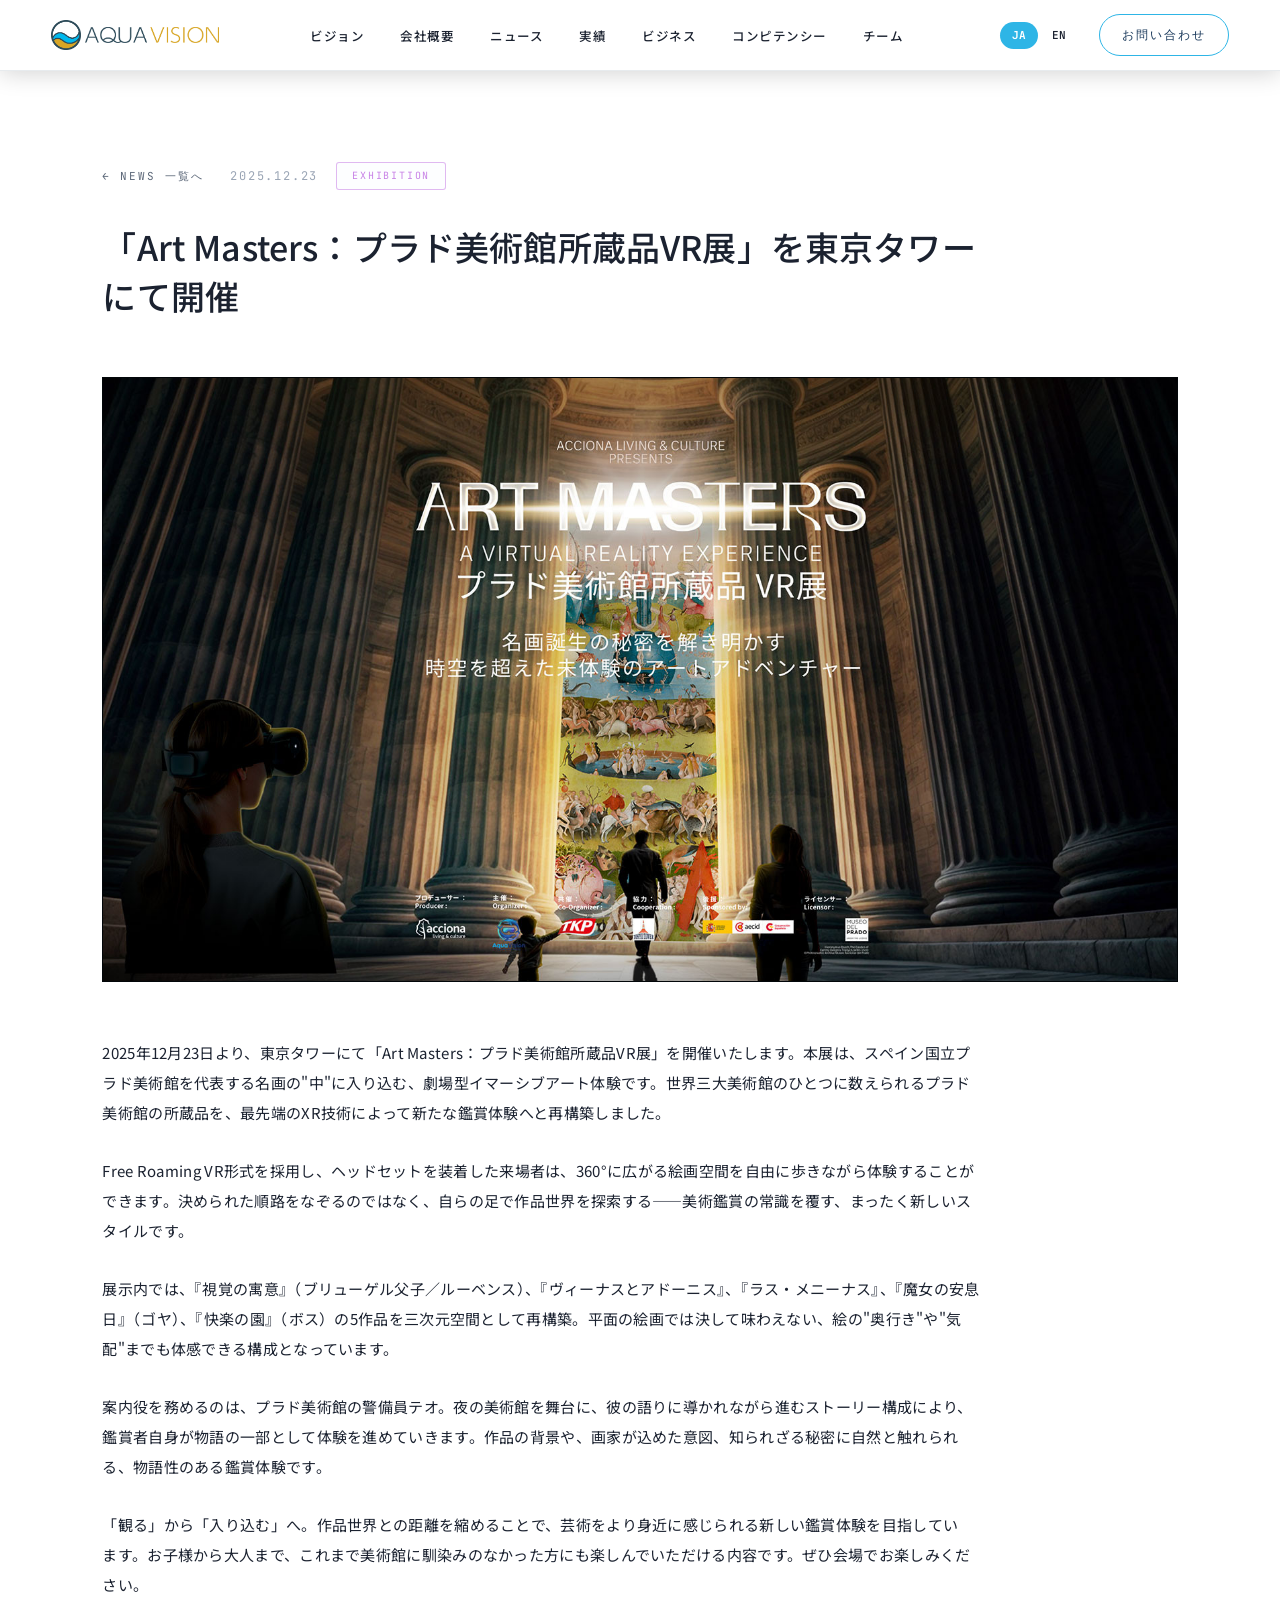
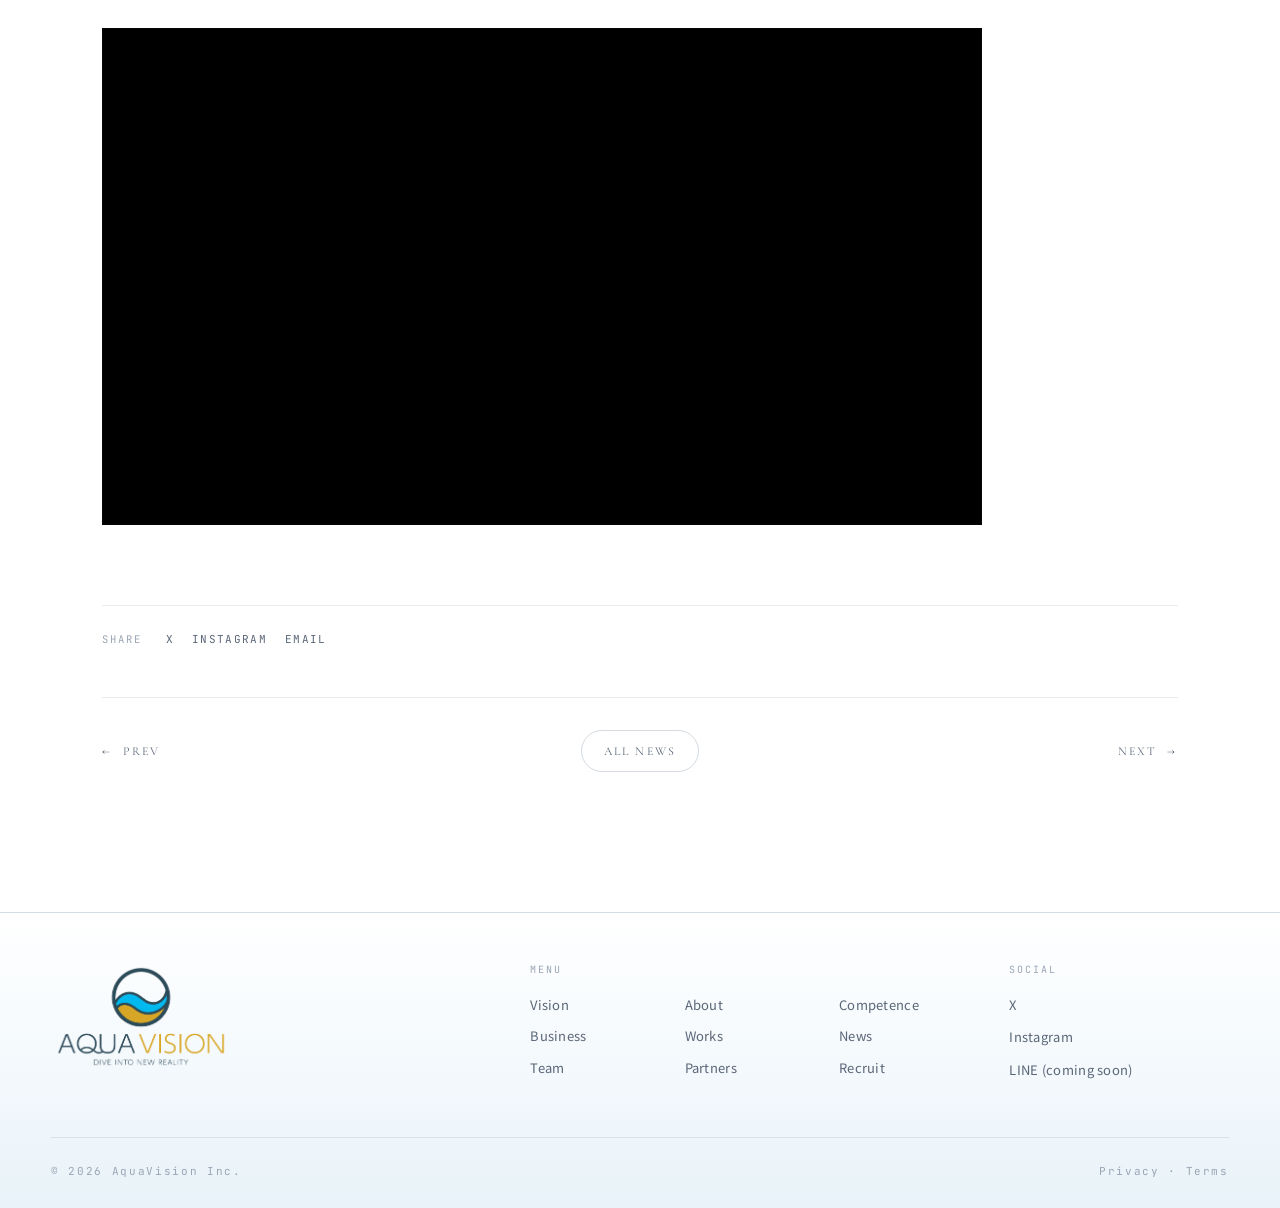
<file: news/02.html>
<!doctype html>
<html lang="ja">
<head>
<meta charset="utf-8" />
<meta name="viewport" content="width=device-width, initial-scale=1" />
<title>「Art Masters：プラド美術館所蔵品VR展」を東京タワーにて開催 — AquaVision Inc.</title>
<link rel="preconnect" href="https://fonts.googleapis.com">
<link rel="preconnect" href="https://fonts.gstatic.com" crossorigin>
<link rel="stylesheet" href="https://fonts.googleapis.com/css2?family=Cormorant+Garamond:ital,wght@0,300;0,400;0,500;0,600;1,300;1,400&family=Space+Grotesk:wght@300;400;500;600;700&family=Noto+Sans+JP:wght@300;400;500;600;700&family=JetBrains+Mono:wght@400;500&display=swap">
<link rel="stylesheet" href="../styles.css">
<link rel="stylesheet" href="../subpage.css">
</head>
<body>

<!-- NAV -->
<nav class="nav scrolled">
  <a href="../index.html#vision" class="brand nav-brand-logo">
    <img src="../assets/logo-mark.png" alt="" class="nav-logo-mark" style="height:30px; width:auto;"/>
    <img src="../assets/logo-wordmark.png" alt="AquaVision" class="nav-logo-wordmark" style="height:16px; width:auto;"/>
  </a>
  <ul class="nav-menu">
    <li><a href="../index.html#vision" data-en="Vision">ビジョン</a></li>
    <li><a href="../index.html#about" data-en="About">会社概要</a></li>
    <li><a href="../index.html#news" data-en="News">ニュース</a></li>
    <li><a href="../index.html#works" data-en="Works">実績</a></li>
    <li><a href="../index.html#business" data-en="Business">ビジネス</a></li>
    <li><a href="../competence.html" data-en="Competence">コンピテンシー</a></li>
    <li><a href="../index.html#team" data-en="Team">チーム</a></li>
  </ul>
  <div class="nav-right">
    <div class="lang-toggle" role="group" aria-label="Language">
      <button data-lang="ja">JA</button>
      <button data-lang="en">EN</button>
    </div>
    <a href="#" class="cta-pill primary" onclick="openContactPopup(event)" data-en="Contact">お問い合わせ</a>
  </div>
  <div class="nav-mobile-right">
    <div class="nav-mobile-lang lang-toggle" role="group" aria-label="Language">
      <button data-lang="ja">JA</button>
      <button data-lang="en">EN</button>
    </div>
    <button type="button" class="nav-burger" aria-label="Menu" onclick="toggleDrawer()">
      <span></span><span></span><span></span>
    </button>
  </div>
</nav>
<div class="nav-drawer-overlay" id="navDrawerOverlay" onclick="closeDrawer()"></div>
<div class="nav-drawer" id="navDrawer">
  <button type="button" class="nav-drawer-close" aria-label="Close" onclick="closeDrawer()">
    <span></span><span></span>
  </button>
  <ul class="nav-drawer-menu">
    <li><a href="../index.html#vision" data-en="Vision" onclick="closeDrawer()">ビジョン</a></li>
    <li><a href="../index.html#about" data-en="About" onclick="closeDrawer()">会社概要</a></li>
    <li><a href="../index.html#news" data-en="News" onclick="closeDrawer()">ニュース</a></li>
    <li><a href="../index.html#works" data-en="Works" onclick="closeDrawer()">実績</a></li>
    <li><a href="../index.html#business" data-en="Business" onclick="closeDrawer()">ビジネス</a></li>
    <li><a href="../competence.html" data-en="Competence" onclick="closeDrawer()">コンピテンシー</a></li>
    <li><a href="../index.html#team" data-en="Team" onclick="closeDrawer()">チーム</a></li>
  </ul>
  <a href="#" class="cta-pill primary nav-drawer-cta" onclick="closeDrawer();openContactPopup(event)" data-en="Contact">お問い合わせ</a>
</div>


<article class="news-article">
  <div class="container">
    <div class="news-article-meta">
      <a href="../news.html" class="news-back" data-en="← Back to News">← News 一覧へ</a>
      <span class="news-date" style="font-family:var(--font-mono); font-size:12px; letter-spacing:.15em; color:var(--fg-mute);">2025.12.23</span>
      <span class="news-cat exhibition">EXHIBITION</span>
    </div>
    <h1 class="news-article-title" data-en="&quot;Art Masters: Prado Museum Collection VR Exhibition&quot; opens at Tokyo Tower">「Art Masters：プラド美術館所蔵品VR展」を東京タワーにて開催</h1>
    <figure class="news-article-keyvisual">
      <img src="../assets/artmasters-keyvisual.png" alt="Art Masters：プラド美術館所蔵品VR展 — A Virtual Reality Experience" />
    </figure>
    <div class="news-article-body">
      <p data-en="From December 23, 2025, &quot;Art Masters: Prado Museum Collection VR Exhibition&quot; opens at Tokyo Tower. The exhibition is a theatrical immersive art experience that takes you \u201cinside\u201d masterpieces representing Spain\u2019s Museo Nacional del Prado. Works from the Prado \u2014 counted among the world\u2019s three great art museums \u2014 are rebuilt into a new viewing experience through cutting-edge XR technology.">2025年12月23日より、東京タワーにて「Art Masters：プラド美術館所蔵品VR展」を開催いたします。本展は、スペイン国立プラド美術館を代表する名画の"中"に入り込む、劇場型イマーシブアート体験です。世界三大美術館のひとつに数えられるプラド美術館の所蔵品を、最先端のXR技術によって新たな鑑賞体験へと再構築しました。</p>
      <p data-en="Using a Free Roaming VR format, visitors wearing a headset can walk freely through a 360\u00b0 pictorial space. Rather than tracing a fixed route, you explore the world of the works on your own feet \u2014 an entirely new style that overturns the conventions of art viewing.">Free Roaming VR形式を採用し、ヘッドセットを装着した来場者は、360°に広がる絵画空間を自由に歩きながら体験することができます。決められた順路をなぞるのではなく、自らの足で作品世界を探索する——美術鑑賞の常識を覆す、まったく新しいスタイルです。</p>
      <p data-en="The exhibition rebuilds five works as three-dimensional spaces: &quot;The Allegory of Sight&quot; (Brueghel / Rubens), &quot;Venus and Adonis,&quot; &quot;Las Meninas,&quot; &quot;Witches\u2019 Sabbath&quot; (Goya) and &quot;The Garden of Earthly Delights&quot; (Bosch) \u2014 letting you feel the depth and atmosphere of each painting in ways a flat image never could.">展示内では、『視覚の寓意』（ブリューゲル父子／ルーベンス）、『ヴィーナスとアドーニス』、『ラス・メニーナス』、『魔女の安息日』（ゴヤ）、『快楽の園』（ボス）の5作品を三次元空間として再構築。平面の絵画では決して味わえない、絵の"奥行き"や"気配"までも体感できる構成となっています。</p>
      <p data-en="Your guide is Teo, a security guard at the Prado. Set in the museum at night, the story unfolds led by his narration, letting visitors advance the experience as part of the story itself \u2014 a narrative viewing experience that naturally reveals the background of each work, the painter\u2019s intent, and little-known secrets.">案内役を務めるのは、プラド美術館の警備員テオ。夜の美術館を舞台に、彼の語りに導かれながら進むストーリー構成により、鑑賞者自身が物語の一部として体験を進めていきます。作品の背景や、画家が込めた意図、知られざる秘密に自然と触れられる、物語性のある鑑賞体験です。</p>
      <p data-en="From watching to stepping inside. By closing the distance to the world of the works, we aim for a new viewing experience that makes art feel closer. From children to adults \u2014 even those unfamiliar with museums \u2014 everyone can enjoy it. We hope you\u2019ll experience it at the venue.">「観る」から「入り込む」へ。作品世界との距離を縮めることで、芸術をより身近に感じられる新しい鑑賞体験を目指しています。お子様から大人まで、これまで美術館に馴染みのなかった方にも楽しんでいただける内容です。ぜひ会場でお楽しみください。</p>
      <figure class="news-article-video">
        <div class="news-video-frame">
          <iframe src="https://player.vimeo.com/video/1134253258?title=0&byline=0&portrait=0" frameborder="0" allow="autoplay; fullscreen; picture-in-picture" allowfullscreen title="Art Masters：プラド美術館所蔵品VR展"></iframe>
        </div>
      </figure>
    </div>
    <div class="news-article-share">
      <div class="news-share-label" data-en="Share">Share</div>
      <div class="news-share-links">
        <a href="https://x.com/AquaVisionVR" target="_blank" rel="noopener noreferrer">X</a>
        <a href="https://www.instagram.com/artmasters.jp/" target="_blank" rel="noopener noreferrer">Instagram</a>
        <a href="mailto:?subject=%E3%80%8CArt%20Masters%EF%BC%9A%E3%83%97%E3%83%A9%E3%83%89%E7%BE%8E%E8%A1%93%E9%A4%A8%E6%89%80%E8%94%B5%E5%93%81VR%E5%B1%95%E3%80%8D%E3%82%92%E6%9D%B1%E4%BA%AC%E3%82%BF%E3%83%AF%E3%83%BC%E3%81%AB%E3%81%A6%E9%96%8B%E5%82%AC">Email</a>
      </div>
    </div>
    <nav class="news-article-nav">
      <a href="01.html" class="news-nav-link prev"><span class="news-nav-arrow">←</span><span data-en="Prev">Prev</span></a>
      <a href="../news.html" class="news-nav-link all" data-en="All News">All News</a>
      <a href="03.html" class="news-nav-link next"><span data-en="Next">Next</span><span class="news-nav-arrow">→</span></a>
    </nav>
  </div>
</article>

<!-- FOOTER -->
<footer class="footer">
  <div class="footer-brand">
    <div class="footer-logo-card">
      <img src="../assets/logo-vertical-transparent.png" alt="AquaVision — Dive Into New Reality" />
    </div>
  </div>
  <div class="footer-col footer-col-menu">
    <h5>Menu</h5>
    <ul>
      <li><a href="../index.html#vision">Vision</a></li>
      <li><a href="../index.html#about">About</a></li>
      <li><a href="../index.html#services">Competence</a></li>
      <li><a href="../index.html#business">Business</a></li>
      <li><a href="../index.html#works">Works</a></li>
      <li><a href="../news.html">News</a></li>
      <li><a href="../index.html#team">Team</a></li>
      <li><a href="../index.html#partners">Partners</a></li>
      <li><a href="../recruit.html">Recruit</a></li>
    </ul>
  </div>
  <div class="footer-col">
    <h5>Social</h5>
    <ul>
      <li><a href="https://x.com/AquaVisionVR" target="_blank" rel="noopener noreferrer">X</a></li>
      <li><a href="https://www.instagram.com/artmasters.jp/" target="_blank" rel="noopener noreferrer">Instagram</a></li>
      <li><a href="#">LINE  (coming soon)</a></li>
    </ul>
  </div>
  <div class="footer-bottom">
    <span>© 2026 AquaVision Inc.</span>
    <a href="#">Privacy · Terms</a>
  </div>
</footer>

<!-- ============== Contact Popup (unified) ============== -->
<div class="contact-modal" id="contactPopup" role="dialog" aria-modal="true" aria-label="お問い合わせ" onclick="if(event.target===this)closeContactPopup()">
  <div class="contact-modal-card">
    <button type="button" class="member-modal-close" onclick="closeContactPopup()" aria-label="閉じる">
      <svg viewBox="0 0 24 24" width="18" height="18" fill="none" stroke="currentColor" stroke-width="1.4">
        <line x1="5" y1="5" x2="19" y2="19"></line><line x1="19" y1="5" x2="5" y2="19"></line>
      </svg>
    </button>
    <div id="cpForm">
      <div class="contact-modal-head">
        <div class="contact-modal-eyebrow" data-en="Contact">お問い合わせ</div>
        <h3 class="contact-modal-title">Contact</h3>
        <p class="contact-modal-intro" style="white-space:pre-line" data-en="For project inquiries, quotes, press, or exhibition requests,
please use the form below. We'll reply within 3 business days.">ご相談・お見積もり・取材・出展のご依頼など、
下記フォームよりお気軽にご連絡ください。3営業日以内に担当よりご返信します。</p>
      </div>
      <form class="contact-form" onsubmit="submitContactPopup(event)">
        <div class="cf-row">
          <label class="cf-label" data-en="Inquiry type">ご用件</label>
          <div class="cf-types">
            <button type="button" class="cf-type active" onclick="pickType(this)" data-en="Project inquiry">プロジェクト相談</button>
            <button type="button" class="cf-type" onclick="pickType(this)" data-en="Exhibition / Collaboration">出展・コラボレーション</button>
            <button type="button" class="cf-type" onclick="pickType(this)" data-en="Press / Media">メディア・取材</button>
            <button type="button" class="cf-type" onclick="pickType(this)" data-en="Investors / Partners">投資家・パートナー</button>
            <button type="button" class="cf-type" onclick="pickType(this)" data-en="Careers">採用について</button>
            <button type="button" class="cf-type" onclick="pickType(this)" data-en="Other">その他</button>
          </div>
        </div>
        <div class="cf-grid">
          <div class="cf-row">
            <label class="cf-label" data-en="Name *">お名前 *</label>
            <input required type="text" class="cf-input" name="name" />
          </div>
          <div class="cf-row">
            <label class="cf-label" data-en="Company / Organization">会社・組織名</label>
            <input type="text" class="cf-input" name="company" />
          </div>
        </div>
        <div class="cf-row">
          <label class="cf-label" data-en="Email *">メールアドレス *</label>
          <input required type="email" class="cf-input" name="email" />
        </div>
        <div class="cf-row">
          <label class="cf-label" data-en="Message *">ご相談内容 *</label>
          <textarea required class="cf-textarea" rows="5" name="message" placeholder="プロジェクトの概要・規模・時期など、わかる範囲でご記入ください。" data-en-attr="placeholder:Tell us about your project — scope, scale, timing, as much as you know."></textarea>
        </div>
        <p class="cf-privacy" data-en="Your information will be handled in accordance with our Privacy Policy.">送信いただいた内容は弊社プライバシーポリシーに基づいて取り扱います。</p>
        <button type="submit" class="cta-pill primary cf-submit"><span data-en="Send">送信する</span>
          <svg width="14" height="10" viewBox="0 0 14 10" fill="none" stroke="currentColor" stroke-width="1.5">
            <line x1="0" y1="5" x2="12" y2="5"></line><polyline points="9,1 13,5 9,9"></polyline>
          </svg>
        </button>
      </form>
    </div>
    <div id="cpSent" class="contact-modal-sent" style="display:none">
      <div class="contact-sent-icon">
        <svg viewBox="0 0 64 64" width="64" height="64" fill="none" stroke="var(--aqua)" stroke-width="1.5">
          <circle cx="32" cy="32" r="28"></circle><polyline points="20,33 28,42 46,22"></polyline>
        </svg>
      </div>
      <h3 class="contact-modal-title" style="margin-top:20px" data-en="Thank you for your message.">送信ありがとうございました。</h3>
      <p class="contact-modal-intro" data-en="A member of our team will be in touch within 3 business days.">3営業日以内に担当よりご連絡いたします。</p>
      <button type="button" class="cta-pill" onclick="closeContactPopup()" style="margin-top:24px" data-en="Close">閉じる</button>
    </div>
  </div>
</div>

<style>
  #contactPopup{ display:none; }
  #contactPopup.open{ display:grid; }
</style>

<script>
  function pickType(btn){
    btn.parentNode.querySelectorAll('.cf-type').forEach(function(b){ b.classList.remove('active'); });
    btn.classList.add('active');
  }
  function openContactPopup(e){ if(e) e.preventDefault(); document.getElementById('cpForm').style.display=''; document.getElementById('cpSent').style.display='none'; document.getElementById('contactPopup').classList.add('open'); document.body.style.overflow='hidden'; }
  function closeContactPopup(){ document.getElementById('contactPopup').classList.remove('open'); document.body.style.overflow=''; }
  function submitContactPopup(e){ e.preventDefault(); document.getElementById('cpForm').style.display='none'; document.getElementById('cpSent').style.display=''; }
  document.addEventListener('keydown', function(ev){ if(ev.key==='Escape') closeContactPopup(); });
</script>

<script>
  function toggleDrawer(){ var d=document.getElementById('navDrawer'); var o=document.getElementById('navDrawerOverlay'); var open=d.classList.toggle('open'); o.classList.toggle('open', open); document.body.style.overflow= open?'hidden':''; }
  function closeDrawer(){ document.getElementById('navDrawer').classList.remove('open'); document.getElementById('navDrawerOverlay').classList.remove('open'); document.body.style.overflow=''; }
  document.addEventListener('keydown', function(ev){ if(ev.key==='Escape') closeDrawer(); });
</script>
<script src="../i18n-subpage.js"></script>
</body>
</html>
</file>
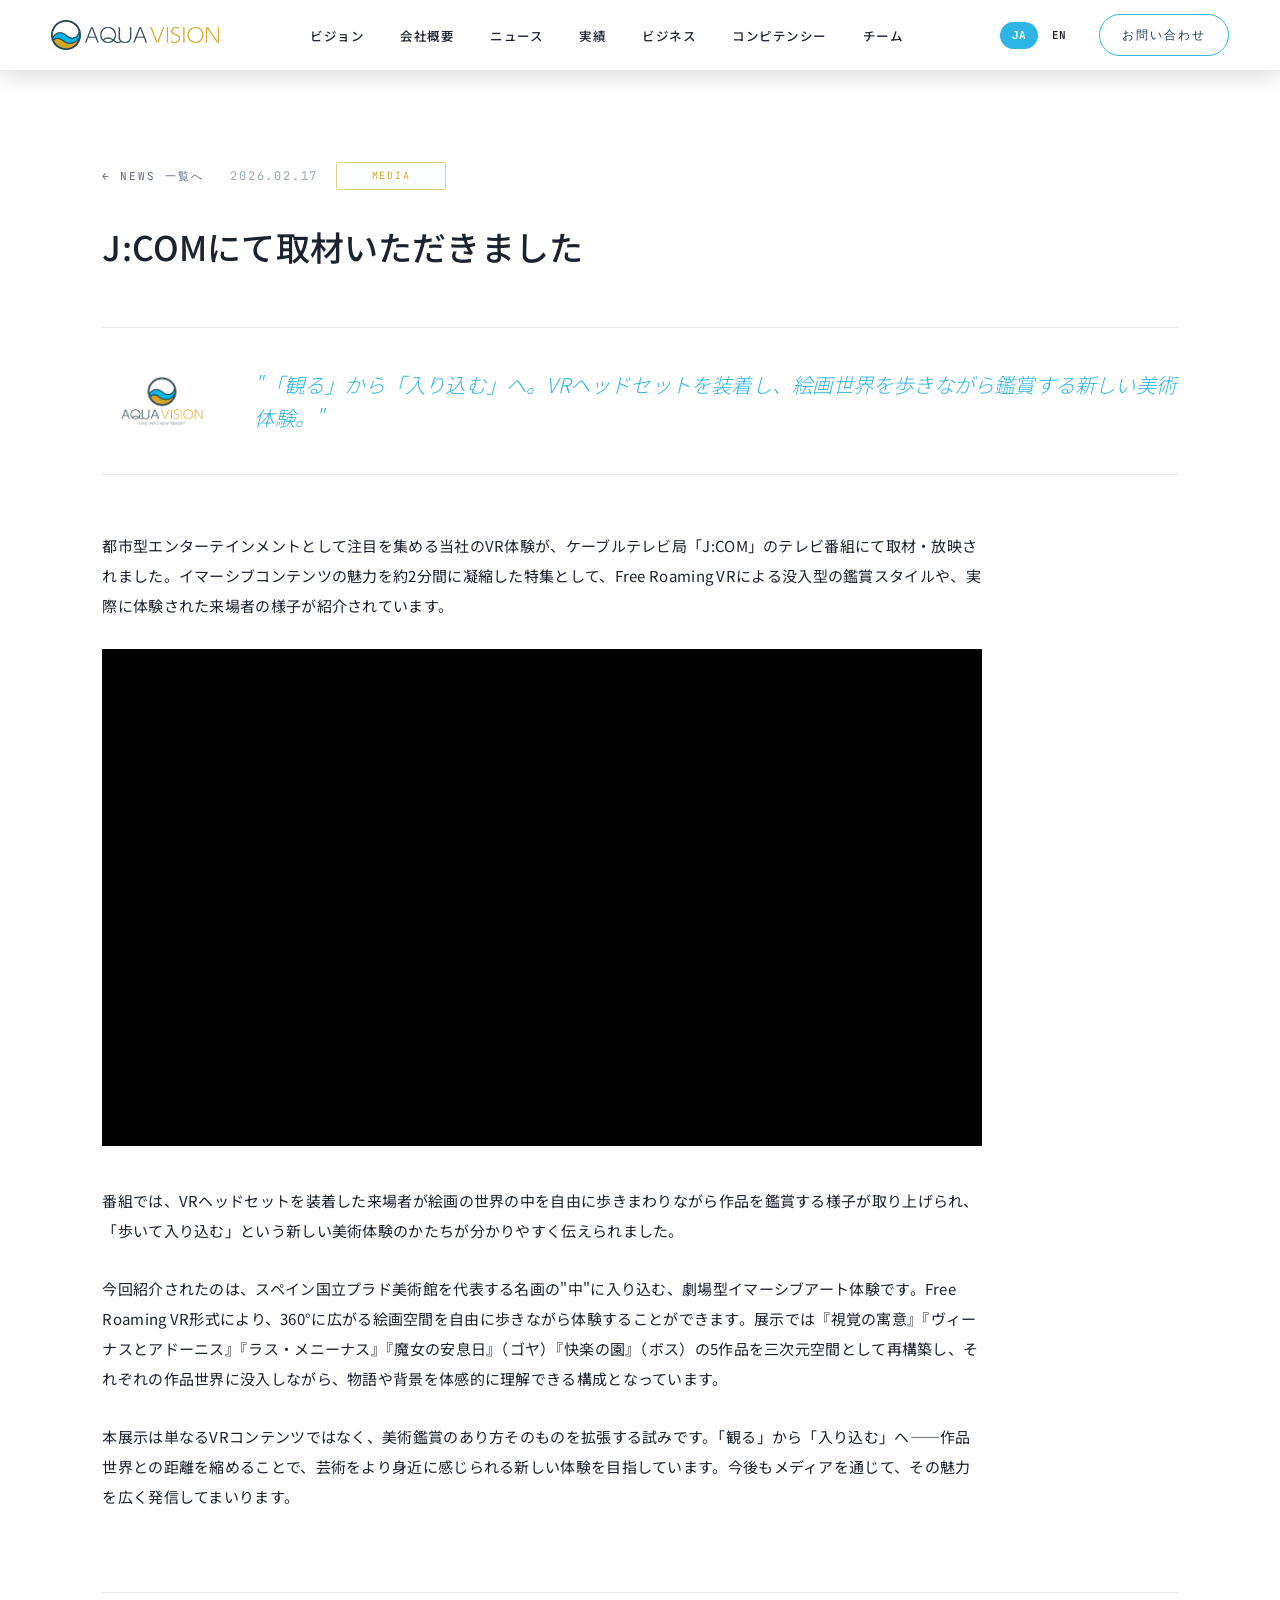
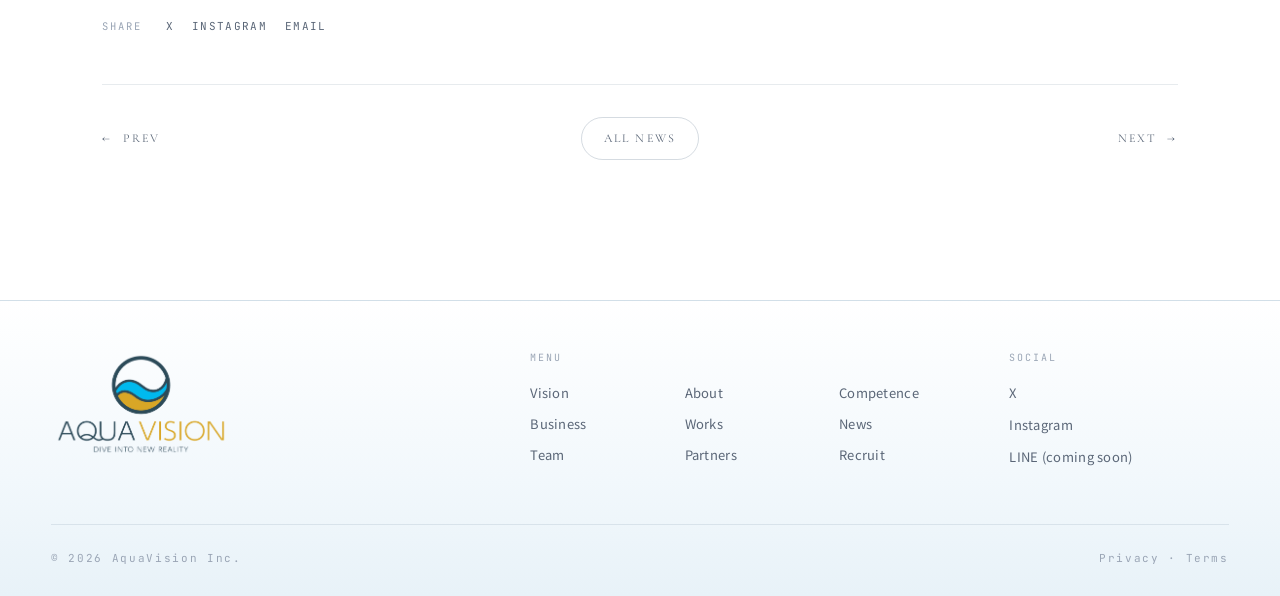
<file: news/03.html>
<!doctype html>
<html lang="ja">
<head>
<meta charset="utf-8" />
<meta name="viewport" content="width=device-width, initial-scale=1" />
<title>J:COMにて取材いただきました — AquaVision Inc.</title>
<link rel="preconnect" href="https://fonts.googleapis.com">
<link rel="preconnect" href="https://fonts.gstatic.com" crossorigin>
<link rel="stylesheet" href="https://fonts.googleapis.com/css2?family=Cormorant+Garamond:ital,wght@0,300;0,400;0,500;0,600;1,300;1,400&family=Space+Grotesk:wght@300;400;500;600;700&family=Noto+Sans+JP:wght@300;400;500;600;700&family=JetBrains+Mono:wght@400;500&display=swap">
<link rel="stylesheet" href="../styles.css">
<link rel="stylesheet" href="../subpage.css">
</head>
<body>

<!-- NAV -->
<nav class="nav scrolled">
  <a href="../index.html#vision" class="brand nav-brand-logo">
    <img src="../assets/logo-mark.png" alt="" class="nav-logo-mark" style="height:30px; width:auto;"/>
    <img src="../assets/logo-wordmark.png" alt="AquaVision" class="nav-logo-wordmark" style="height:16px; width:auto;"/>
  </a>
  <ul class="nav-menu">
    <li><a href="../index.html#vision" data-en="Vision">ビジョン</a></li>
    <li><a href="../index.html#about" data-en="About">会社概要</a></li>
    <li><a href="../index.html#news" data-en="News">ニュース</a></li>
    <li><a href="../index.html#works" data-en="Works">実績</a></li>
    <li><a href="../index.html#business" data-en="Business">ビジネス</a></li>
    <li><a href="../competence.html" data-en="Competence">コンピテンシー</a></li>
    <li><a href="../index.html#team" data-en="Team">チーム</a></li>
  </ul>
  <div class="nav-right">
    <div class="lang-toggle" role="group" aria-label="Language">
      <button data-lang="ja">JA</button>
      <button data-lang="en">EN</button>
    </div>
    <a href="#" class="cta-pill primary" onclick="openContactPopup(event)" data-en="Contact">お問い合わせ</a>
  </div>
  <div class="nav-mobile-right">
    <div class="nav-mobile-lang lang-toggle" role="group" aria-label="Language">
      <button data-lang="ja">JA</button>
      <button data-lang="en">EN</button>
    </div>
    <button type="button" class="nav-burger" aria-label="Menu" onclick="toggleDrawer()">
      <span></span><span></span><span></span>
    </button>
  </div>
</nav>
<div class="nav-drawer-overlay" id="navDrawerOverlay" onclick="closeDrawer()"></div>
<div class="nav-drawer" id="navDrawer">
  <button type="button" class="nav-drawer-close" aria-label="Close" onclick="closeDrawer()">
    <span></span><span></span>
  </button>
  <ul class="nav-drawer-menu">
    <li><a href="../index.html#vision" data-en="Vision" onclick="closeDrawer()">ビジョン</a></li>
    <li><a href="../index.html#about" data-en="About" onclick="closeDrawer()">会社概要</a></li>
    <li><a href="../index.html#news" data-en="News" onclick="closeDrawer()">ニュース</a></li>
    <li><a href="../index.html#works" data-en="Works" onclick="closeDrawer()">実績</a></li>
    <li><a href="../index.html#business" data-en="Business" onclick="closeDrawer()">ビジネス</a></li>
    <li><a href="../competence.html" data-en="Competence" onclick="closeDrawer()">コンピテンシー</a></li>
    <li><a href="../index.html#team" data-en="Team" onclick="closeDrawer()">チーム</a></li>
  </ul>
  <a href="#" class="cta-pill primary nav-drawer-cta" onclick="closeDrawer();openContactPopup(event)" data-en="Contact">お問い合わせ</a>
</div>


<article class="news-article">
  <div class="container">
    <div class="news-article-meta">
      <a href="../news.html" class="news-back" data-en="← Back to News">← News 一覧へ</a>
      <span class="news-date" style="font-family:var(--font-mono); font-size:12px; letter-spacing:.15em; color:var(--fg-mute);">2026.02.17</span>
      <span class="news-cat media">MEDIA</span>
    </div>
    <h1 class="news-article-title" data-en="Featured in a J:COM TV report">J:COMにて取材いただきました</h1>
    <div class="news-article-hero">
      <div class="news-article-hero-mark">
        <img src="../assets/logo-vertical-transparent.png" alt="AquaVision" />
      </div>
      <div class="news-article-quote" data-en="&quot;From watching to stepping inside \u2014 a new art experience where you wear a VR headset and view masterpieces while walking through the world of the paintings.&quot;">"「観る」から「入り込む」へ。VRヘッドセットを装着し、絵画世界を歩きながら鑑賞する新しい美術体験。"</div>
    </div>
    <div class="news-article-body">
      <p data-en="Our VR experience \u2014 attracting attention as urban entertainment \u2014 was covered and broadcast on a program by the cable television station J:COM. The roughly two-minute feature distills the appeal of immersive content, introducing the Free Roaming VR viewing style and the experiences of actual visitors.">都市型エンターテインメントとして注目を集める当社のVR体験が、ケーブルテレビ局「J:COM」のテレビ番組にて取材・放映されました。イマーシブコンテンツの魅力を約2分間に凝縮した特集として、Free Roaming VRによる没入型の鑑賞スタイルや、実際に体験された来場者の様子が紹介されています。</p>
      <figure class="news-article-video">
        <div class="news-video-frame">
          <iframe src="https://player.vimeo.com/video/1165640351?title=0&byline=0&portrait=0" frameborder="0" allow="autoplay; fullscreen; picture-in-picture" allowfullscreen title="J:COM 取材映像 — AquaVision"></iframe>
        </div>
      </figure>
      <p data-en="The program showed visitors wearing VR headsets freely walking through the world of the paintings as they viewed the works, clearly conveying a new form of art experience \u2014 \u201cwalking in.\u201d">番組では、VRヘッドセットを装着した来場者が絵画の世界の中を自由に歩きまわりながら作品を鑑賞する様子が取り上げられ、「歩いて入り込む」という新しい美術体験のかたちが分かりやすく伝えられました。</p>
      <p data-en="Featured was a theatrical immersive art experience that takes you \u201cinside\u201d masterpieces representing Spain\u2019s Museo Nacional del Prado. The Free Roaming VR format lets you walk freely through a 360\u00b0 pictorial space. The exhibition rebuilds five works \u2014 &quot;The Allegory of Sight,&quot; &quot;Venus and Adonis,&quot; &quot;Las Meninas,&quot; &quot;Witches\u2019 Sabbath&quot; (Goya) and &quot;The Garden of Earthly Delights&quot; (Bosch) \u2014 as three-dimensional spaces, letting you grasp each story and background through immersion.">今回紹介されたのは、スペイン国立プラド美術館を代表する名画の"中"に入り込む、劇場型イマーシブアート体験です。Free Roaming VR形式により、360°に広がる絵画空間を自由に歩きながら体験することができます。展示では『視覚の寓意』『ヴィーナスとアドーニス』『ラス・メニーナス』『魔女の安息日』（ゴヤ）『快楽の園』（ボス）の5作品を三次元空間として再構築し、それぞれの作品世界に没入しながら、物語や背景を体感的に理解できる構成となっています。</p>
      <p data-en="This is not merely VR content but an attempt to expand the very nature of art appreciation. From watching to stepping inside \u2014 by closing the distance to the world of the works, we aim for a new experience that makes art feel closer. We will continue to share its appeal widely through the media.">本展示は単なるVRコンテンツではなく、美術鑑賞のあり方そのものを拡張する試みです。「観る」から「入り込む」へ——作品世界との距離を縮めることで、芸術をより身近に感じられる新しい体験を目指しています。今後もメディアを通じて、その魅力を広く発信してまいります。</p>
    </div>
    <div class="news-article-share">
      <div class="news-share-label" data-en="Share">Share</div>
      <div class="news-share-links">
        <a href="https://x.com/AquaVisionVR" target="_blank" rel="noopener noreferrer">X</a>
        <a href="https://www.instagram.com/artmasters.jp/" target="_blank" rel="noopener noreferrer">Instagram</a>
        <a href="mailto:?subject=J%3ACOM%E3%81%AB%E3%81%A6%E5%8F%96%E6%9D%90%E3%81%84%E3%81%9F%E3%81%A0%E3%81%8D%E3%81%BE%E3%81%97%E3%81%9F">Email</a>
      </div>
    </div>
    <nav class="news-article-nav">
      <a href="02.html" class="news-nav-link prev"><span class="news-nav-arrow">←</span><span data-en="Prev">Prev</span></a>
      <a href="../news.html" class="news-nav-link all" data-en="All News">All News</a>
      <a href="04.html" class="news-nav-link next"><span data-en="Next">Next</span><span class="news-nav-arrow">→</span></a>
    </nav>
  </div>
</article>

<!-- FOOTER -->
<footer class="footer">
  <div class="footer-brand">
    <div class="footer-logo-card">
      <img src="../assets/logo-vertical-transparent.png" alt="AquaVision — Dive Into New Reality" />
    </div>
  </div>
  <div class="footer-col footer-col-menu">
    <h5>Menu</h5>
    <ul>
      <li><a href="../index.html#vision">Vision</a></li>
      <li><a href="../index.html#about">About</a></li>
      <li><a href="../index.html#services">Competence</a></li>
      <li><a href="../index.html#business">Business</a></li>
      <li><a href="../index.html#works">Works</a></li>
      <li><a href="../news.html">News</a></li>
      <li><a href="../index.html#team">Team</a></li>
      <li><a href="../index.html#partners">Partners</a></li>
      <li><a href="../recruit.html">Recruit</a></li>
    </ul>
  </div>
  <div class="footer-col">
    <h5>Social</h5>
    <ul>
      <li><a href="https://x.com/AquaVisionVR" target="_blank" rel="noopener noreferrer">X</a></li>
      <li><a href="https://www.instagram.com/artmasters.jp/" target="_blank" rel="noopener noreferrer">Instagram</a></li>
      <li><a href="#">LINE  (coming soon)</a></li>
    </ul>
  </div>
  <div class="footer-bottom">
    <span>© 2026 AquaVision Inc.</span>
    <a href="#">Privacy · Terms</a>
  </div>
</footer>

<!-- ============== Contact Popup (unified) ============== -->
<div class="contact-modal" id="contactPopup" role="dialog" aria-modal="true" aria-label="お問い合わせ" onclick="if(event.target===this)closeContactPopup()">
  <div class="contact-modal-card">
    <button type="button" class="member-modal-close" onclick="closeContactPopup()" aria-label="閉じる">
      <svg viewBox="0 0 24 24" width="18" height="18" fill="none" stroke="currentColor" stroke-width="1.4">
        <line x1="5" y1="5" x2="19" y2="19"></line><line x1="19" y1="5" x2="5" y2="19"></line>
      </svg>
    </button>
    <div id="cpForm">
      <div class="contact-modal-head">
        <div class="contact-modal-eyebrow" data-en="Contact">お問い合わせ</div>
        <h3 class="contact-modal-title">Contact</h3>
        <p class="contact-modal-intro" style="white-space:pre-line" data-en="For project inquiries, quotes, press, or exhibition requests,
please use the form below. We'll reply within 3 business days.">ご相談・お見積もり・取材・出展のご依頼など、
下記フォームよりお気軽にご連絡ください。3営業日以内に担当よりご返信します。</p>
      </div>
      <form class="contact-form" onsubmit="submitContactPopup(event)">
        <div class="cf-row">
          <label class="cf-label" data-en="Inquiry type">ご用件</label>
          <div class="cf-types">
            <button type="button" class="cf-type active" onclick="pickType(this)" data-en="Project inquiry">プロジェクト相談</button>
            <button type="button" class="cf-type" onclick="pickType(this)" data-en="Exhibition / Collaboration">出展・コラボレーション</button>
            <button type="button" class="cf-type" onclick="pickType(this)" data-en="Press / Media">メディア・取材</button>
            <button type="button" class="cf-type" onclick="pickType(this)" data-en="Investors / Partners">投資家・パートナー</button>
            <button type="button" class="cf-type" onclick="pickType(this)" data-en="Careers">採用について</button>
            <button type="button" class="cf-type" onclick="pickType(this)" data-en="Other">その他</button>
          </div>
        </div>
        <div class="cf-grid">
          <div class="cf-row">
            <label class="cf-label" data-en="Name *">お名前 *</label>
            <input required type="text" class="cf-input" name="name" />
          </div>
          <div class="cf-row">
            <label class="cf-label" data-en="Company / Organization">会社・組織名</label>
            <input type="text" class="cf-input" name="company" />
          </div>
        </div>
        <div class="cf-row">
          <label class="cf-label" data-en="Email *">メールアドレス *</label>
          <input required type="email" class="cf-input" name="email" />
        </div>
        <div class="cf-row">
          <label class="cf-label" data-en="Message *">ご相談内容 *</label>
          <textarea required class="cf-textarea" rows="5" name="message" placeholder="プロジェクトの概要・規模・時期など、わかる範囲でご記入ください。" data-en-attr="placeholder:Tell us about your project — scope, scale, timing, as much as you know."></textarea>
        </div>
        <p class="cf-privacy" data-en="Your information will be handled in accordance with our Privacy Policy.">送信いただいた内容は弊社プライバシーポリシーに基づいて取り扱います。</p>
        <button type="submit" class="cta-pill primary cf-submit"><span data-en="Send">送信する</span>
          <svg width="14" height="10" viewBox="0 0 14 10" fill="none" stroke="currentColor" stroke-width="1.5">
            <line x1="0" y1="5" x2="12" y2="5"></line><polyline points="9,1 13,5 9,9"></polyline>
          </svg>
        </button>
      </form>
    </div>
    <div id="cpSent" class="contact-modal-sent" style="display:none">
      <div class="contact-sent-icon">
        <svg viewBox="0 0 64 64" width="64" height="64" fill="none" stroke="var(--aqua)" stroke-width="1.5">
          <circle cx="32" cy="32" r="28"></circle><polyline points="20,33 28,42 46,22"></polyline>
        </svg>
      </div>
      <h3 class="contact-modal-title" style="margin-top:20px" data-en="Thank you for your message.">送信ありがとうございました。</h3>
      <p class="contact-modal-intro" data-en="A member of our team will be in touch within 3 business days.">3営業日以内に担当よりご連絡いたします。</p>
      <button type="button" class="cta-pill" onclick="closeContactPopup()" style="margin-top:24px" data-en="Close">閉じる</button>
    </div>
  </div>
</div>

<style>
  #contactPopup{ display:none; }
  #contactPopup.open{ display:grid; }
</style>

<script>
  function pickType(btn){
    btn.parentNode.querySelectorAll('.cf-type').forEach(function(b){ b.classList.remove('active'); });
    btn.classList.add('active');
  }
  function openContactPopup(e){ if(e) e.preventDefault(); document.getElementById('cpForm').style.display=''; document.getElementById('cpSent').style.display='none'; document.getElementById('contactPopup').classList.add('open'); document.body.style.overflow='hidden'; }
  function closeContactPopup(){ document.getElementById('contactPopup').classList.remove('open'); document.body.style.overflow=''; }
  function submitContactPopup(e){ e.preventDefault(); document.getElementById('cpForm').style.display='none'; document.getElementById('cpSent').style.display=''; }
  document.addEventListener('keydown', function(ev){ if(ev.key==='Escape') closeContactPopup(); });
</script>

<script>
  function toggleDrawer(){ var d=document.getElementById('navDrawer'); var o=document.getElementById('navDrawerOverlay'); var open=d.classList.toggle('open'); o.classList.toggle('open', open); document.body.style.overflow= open?'hidden':''; }
  function closeDrawer(){ document.getElementById('navDrawer').classList.remove('open'); document.getElementById('navDrawerOverlay').classList.remove('open'); document.body.style.overflow=''; }
  document.addEventListener('keydown', function(ev){ if(ev.key==='Escape') closeDrawer(); });
</script>
<script src="../i18n-subpage.js"></script>
</body>
</html>
</file>
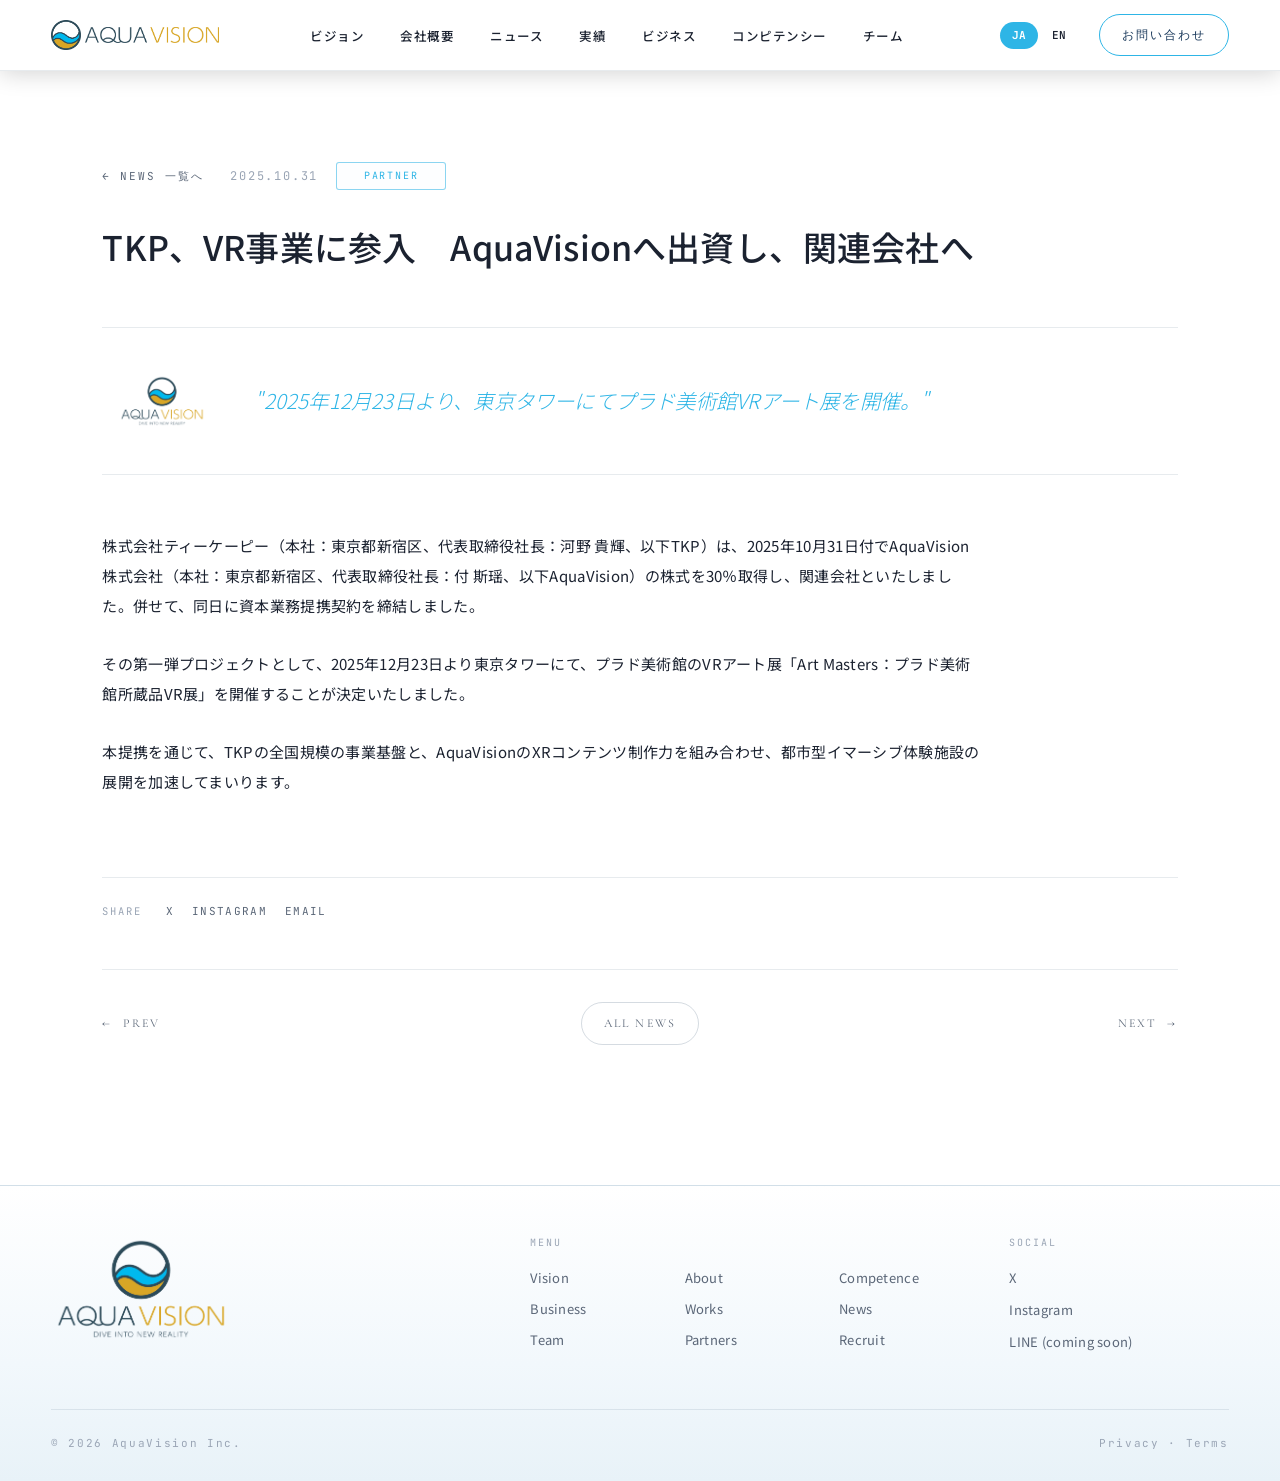
<file: news/04.html>
<!doctype html>
<html lang="ja">
<head>
<meta charset="utf-8" />
<meta name="viewport" content="width=device-width, initial-scale=1" />
<title>TKP、VR事業に参入　AquaVisionへ出資し、関連会社へ — AquaVision Inc.</title>
<link rel="preconnect" href="https://fonts.googleapis.com">
<link rel="preconnect" href="https://fonts.gstatic.com" crossorigin>
<link rel="stylesheet" href="https://fonts.googleapis.com/css2?family=Cormorant+Garamond:ital,wght@0,300;0,400;0,500;0,600;1,300;1,400&family=Space+Grotesk:wght@300;400;500;600;700&family=Noto+Sans+JP:wght@300;400;500;600;700&family=JetBrains+Mono:wght@400;500&display=swap">
<link rel="stylesheet" href="../styles.css">
<link rel="stylesheet" href="../subpage.css">
</head>
<body>

<!-- NAV -->
<nav class="nav scrolled">
  <a href="../index.html#vision" class="brand nav-brand-logo">
    <img src="../assets/logo-mark.png" alt="" class="nav-logo-mark" style="height:30px; width:auto;"/>
    <img src="../assets/logo-wordmark.png" alt="AquaVision" class="nav-logo-wordmark" style="height:16px; width:auto;"/>
  </a>
  <ul class="nav-menu">
    <li><a href="../index.html#vision" data-en="Vision">ビジョン</a></li>
    <li><a href="../index.html#about" data-en="About">会社概要</a></li>
    <li><a href="../index.html#news" data-en="News">ニュース</a></li>
    <li><a href="../index.html#works" data-en="Works">実績</a></li>
    <li><a href="../index.html#business" data-en="Business">ビジネス</a></li>
    <li><a href="../competence.html" data-en="Competence">コンピテンシー</a></li>
    <li><a href="../index.html#team" data-en="Team">チーム</a></li>
  </ul>
  <div class="nav-right">
    <div class="lang-toggle" role="group" aria-label="Language">
      <button data-lang="ja">JA</button>
      <button data-lang="en">EN</button>
    </div>
    <a href="#" class="cta-pill primary" onclick="openContactPopup(event)" data-en="Contact">お問い合わせ</a>
  </div>
  <div class="nav-mobile-right">
    <div class="nav-mobile-lang lang-toggle" role="group" aria-label="Language">
      <button data-lang="ja">JA</button>
      <button data-lang="en">EN</button>
    </div>
    <button type="button" class="nav-burger" aria-label="Menu" onclick="toggleDrawer()">
      <span></span><span></span><span></span>
    </button>
  </div>
</nav>
<div class="nav-drawer-overlay" id="navDrawerOverlay" onclick="closeDrawer()"></div>
<div class="nav-drawer" id="navDrawer">
  <button type="button" class="nav-drawer-close" aria-label="Close" onclick="closeDrawer()">
    <span></span><span></span>
  </button>
  <ul class="nav-drawer-menu">
    <li><a href="../index.html#vision" data-en="Vision" onclick="closeDrawer()">ビジョン</a></li>
    <li><a href="../index.html#about" data-en="About" onclick="closeDrawer()">会社概要</a></li>
    <li><a href="../index.html#news" data-en="News" onclick="closeDrawer()">ニュース</a></li>
    <li><a href="../index.html#works" data-en="Works" onclick="closeDrawer()">実績</a></li>
    <li><a href="../index.html#business" data-en="Business" onclick="closeDrawer()">ビジネス</a></li>
    <li><a href="../competence.html" data-en="Competence" onclick="closeDrawer()">コンピテンシー</a></li>
    <li><a href="../index.html#team" data-en="Team" onclick="closeDrawer()">チーム</a></li>
  </ul>
  <a href="#" class="cta-pill primary nav-drawer-cta" onclick="closeDrawer();openContactPopup(event)" data-en="Contact">お問い合わせ</a>
</div>


<article class="news-article">
  <div class="container">
    <div class="news-article-meta">
      <a href="../news.html" class="news-back" data-en="← Back to News">← News 一覧へ</a>
      <span class="news-date" style="font-family:var(--font-mono); font-size:12px; letter-spacing:.15em; color:var(--fg-mute);">2025.10.31</span>
      <span class="news-cat partner">PARTNER</span>
    </div>
    <h1 class="news-article-title" data-en="TKP enters the VR business, invests in AquaVision as an affiliate">TKP、VR事業に参入　AquaVisionへ出資し、関連会社へ</h1>
    <div class="news-article-hero">
      <div class="news-article-hero-mark">
        <img src="../assets/logo-vertical-transparent.png" alt="AquaVision" />
      </div>
      <div class="news-article-quote" data-en="&quot;From December 23, 2025, the Prado Museum VR art exhibition opens at Tokyo Tower.&quot;">"2025年12月23日より、東京タワーにてプラド美術館VRアート展を開催。"</div>
    </div>
    <div class="news-article-body">
      <p data-en="TKP Corporation (HQ: Shinjuku-ku, Tokyo; President & CEO: Takateru Kawano, \u201cTKP\u201d) acquired a 30% stake in AquaVision Inc. (HQ: Shinjuku-ku, Tokyo; President & CEO: Stephanie Fu, \u201cAquaVision\u201d) as of October 31, 2025, making it an affiliate. A capital and business alliance agreement was concluded the same day.">株式会社ティーケーピー（本社：東京都新宿区、代表取締役社長：河野 貴輝、以下TKP）は、2025年10月31日付でAquaVision株式会社（本社：東京都新宿区、代表取締役社長：付 斯瑶、以下AquaVision）の株式を30％取得し、関連会社といたしました。併せて、同日に資本業務提携契約を締結しました。</p>
      <p data-en="As the first project of this alliance, the Prado Museum VR art exhibition \u201cArt Masters: Prado Museum Collection VR Exhibition\u201d will open at Tokyo Tower from December 23, 2025.">その第一弾プロジェクトとして、2025年12月23日より東京タワーにて、プラド美術館のVRアート展「Art Masters：プラド美術館所蔵品VR展」を開催することが決定いたしました。</p>
      <p data-en="Through this alliance, we will combine TKP\u2019s nationwide business infrastructure with AquaVision\u2019s XR content production capabilities to accelerate the rollout of urban immersive experience venues.">本提携を通じて、TKPの全国規模の事業基盤と、AquaVisionのXRコンテンツ制作力を組み合わせ、都市型イマーシブ体験施設の展開を加速してまいります。</p>
    </div>
    <div class="news-article-share">
      <div class="news-share-label" data-en="Share">Share</div>
      <div class="news-share-links">
        <a href="https://x.com/AquaVisionVR" target="_blank" rel="noopener noreferrer">X</a>
        <a href="https://www.instagram.com/artmasters.jp/" target="_blank" rel="noopener noreferrer">Instagram</a>
        <a href="mailto:?subject=TKP%E3%80%81VR%E4%BA%8B%E6%A5%AD%E3%81%AB%E5%8F%82%E5%85%A5%E3%80%80AquaVision%E3%81%B8%E5%87%BA%E8%B3%87%E3%81%97%E3%80%81%E9%96%A2%E9%80%A3%E4%BC%9A%E7%A4%BE%E3%81%B8">Email</a>
      </div>
    </div>
    <nav class="news-article-nav">
      <a href="03.html" class="news-nav-link prev"><span class="news-nav-arrow">←</span><span data-en="Prev">Prev</span></a>
      <a href="../news.html" class="news-nav-link all" data-en="All News">All News</a>
      <a href="05.html" class="news-nav-link next"><span data-en="Next">Next</span><span class="news-nav-arrow">→</span></a>
    </nav>
  </div>
</article>

<!-- FOOTER -->
<footer class="footer">
  <div class="footer-brand">
    <div class="footer-logo-card">
      <img src="../assets/logo-vertical-transparent.png" alt="AquaVision — Dive Into New Reality" />
    </div>
  </div>
  <div class="footer-col footer-col-menu">
    <h5>Menu</h5>
    <ul>
      <li><a href="../index.html#vision">Vision</a></li>
      <li><a href="../index.html#about">About</a></li>
      <li><a href="../index.html#services">Competence</a></li>
      <li><a href="../index.html#business">Business</a></li>
      <li><a href="../index.html#works">Works</a></li>
      <li><a href="../news.html">News</a></li>
      <li><a href="../index.html#team">Team</a></li>
      <li><a href="../index.html#partners">Partners</a></li>
      <li><a href="../recruit.html">Recruit</a></li>
    </ul>
  </div>
  <div class="footer-col">
    <h5>Social</h5>
    <ul>
      <li><a href="https://x.com/AquaVisionVR" target="_blank" rel="noopener noreferrer">X</a></li>
      <li><a href="https://www.instagram.com/artmasters.jp/" target="_blank" rel="noopener noreferrer">Instagram</a></li>
      <li><a href="#">LINE  (coming soon)</a></li>
    </ul>
  </div>
  <div class="footer-bottom">
    <span>© 2026 AquaVision Inc.</span>
    <a href="#">Privacy · Terms</a>
  </div>
</footer>

<!-- ============== Contact Popup (unified) ============== -->
<div class="contact-modal" id="contactPopup" role="dialog" aria-modal="true" aria-label="お問い合わせ" onclick="if(event.target===this)closeContactPopup()">
  <div class="contact-modal-card">
    <button type="button" class="member-modal-close" onclick="closeContactPopup()" aria-label="閉じる">
      <svg viewBox="0 0 24 24" width="18" height="18" fill="none" stroke="currentColor" stroke-width="1.4">
        <line x1="5" y1="5" x2="19" y2="19"></line><line x1="19" y1="5" x2="5" y2="19"></line>
      </svg>
    </button>
    <div id="cpForm">
      <div class="contact-modal-head">
        <div class="contact-modal-eyebrow" data-en="Contact">お問い合わせ</div>
        <h3 class="contact-modal-title">Contact</h3>
        <p class="contact-modal-intro" style="white-space:pre-line" data-en="For project inquiries, quotes, press, or exhibition requests,
please use the form below. We'll reply within 3 business days.">ご相談・お見積もり・取材・出展のご依頼など、
下記フォームよりお気軽にご連絡ください。3営業日以内に担当よりご返信します。</p>
      </div>
      <form class="contact-form" onsubmit="submitContactPopup(event)">
        <div class="cf-row">
          <label class="cf-label" data-en="Inquiry type">ご用件</label>
          <div class="cf-types">
            <button type="button" class="cf-type active" onclick="pickType(this)" data-en="Project inquiry">プロジェクト相談</button>
            <button type="button" class="cf-type" onclick="pickType(this)" data-en="Exhibition / Collaboration">出展・コラボレーション</button>
            <button type="button" class="cf-type" onclick="pickType(this)" data-en="Press / Media">メディア・取材</button>
            <button type="button" class="cf-type" onclick="pickType(this)" data-en="Investors / Partners">投資家・パートナー</button>
            <button type="button" class="cf-type" onclick="pickType(this)" data-en="Careers">採用について</button>
            <button type="button" class="cf-type" onclick="pickType(this)" data-en="Other">その他</button>
          </div>
        </div>
        <div class="cf-grid">
          <div class="cf-row">
            <label class="cf-label" data-en="Name *">お名前 *</label>
            <input required type="text" class="cf-input" name="name" />
          </div>
          <div class="cf-row">
            <label class="cf-label" data-en="Company / Organization">会社・組織名</label>
            <input type="text" class="cf-input" name="company" />
          </div>
        </div>
        <div class="cf-row">
          <label class="cf-label" data-en="Email *">メールアドレス *</label>
          <input required type="email" class="cf-input" name="email" />
        </div>
        <div class="cf-row">
          <label class="cf-label" data-en="Message *">ご相談内容 *</label>
          <textarea required class="cf-textarea" rows="5" name="message" placeholder="プロジェクトの概要・規模・時期など、わかる範囲でご記入ください。" data-en-attr="placeholder:Tell us about your project — scope, scale, timing, as much as you know."></textarea>
        </div>
        <p class="cf-privacy" data-en="Your information will be handled in accordance with our Privacy Policy.">送信いただいた内容は弊社プライバシーポリシーに基づいて取り扱います。</p>
        <button type="submit" class="cta-pill primary cf-submit"><span data-en="Send">送信する</span>
          <svg width="14" height="10" viewBox="0 0 14 10" fill="none" stroke="currentColor" stroke-width="1.5">
            <line x1="0" y1="5" x2="12" y2="5"></line><polyline points="9,1 13,5 9,9"></polyline>
          </svg>
        </button>
      </form>
    </div>
    <div id="cpSent" class="contact-modal-sent" style="display:none">
      <div class="contact-sent-icon">
        <svg viewBox="0 0 64 64" width="64" height="64" fill="none" stroke="var(--aqua)" stroke-width="1.5">
          <circle cx="32" cy="32" r="28"></circle><polyline points="20,33 28,42 46,22"></polyline>
        </svg>
      </div>
      <h3 class="contact-modal-title" style="margin-top:20px" data-en="Thank you for your message.">送信ありがとうございました。</h3>
      <p class="contact-modal-intro" data-en="A member of our team will be in touch within 3 business days.">3営業日以内に担当よりご連絡いたします。</p>
      <button type="button" class="cta-pill" onclick="closeContactPopup()" style="margin-top:24px" data-en="Close">閉じる</button>
    </div>
  </div>
</div>

<style>
  #contactPopup{ display:none; }
  #contactPopup.open{ display:grid; }
</style>

<script>
  function pickType(btn){
    btn.parentNode.querySelectorAll('.cf-type').forEach(function(b){ b.classList.remove('active'); });
    btn.classList.add('active');
  }
  function openContactPopup(e){ if(e) e.preventDefault(); document.getElementById('cpForm').style.display=''; document.getElementById('cpSent').style.display='none'; document.getElementById('contactPopup').classList.add('open'); document.body.style.overflow='hidden'; }
  function closeContactPopup(){ document.getElementById('contactPopup').classList.remove('open'); document.body.style.overflow=''; }
  function submitContactPopup(e){ e.preventDefault(); document.getElementById('cpForm').style.display='none'; document.getElementById('cpSent').style.display=''; }
  document.addEventListener('keydown', function(ev){ if(ev.key==='Escape') closeContactPopup(); });
</script>

<script>
  function toggleDrawer(){ var d=document.getElementById('navDrawer'); var o=document.getElementById('navDrawerOverlay'); var open=d.classList.toggle('open'); o.classList.toggle('open', open); document.body.style.overflow= open?'hidden':''; }
  function closeDrawer(){ document.getElementById('navDrawer').classList.remove('open'); document.getElementById('navDrawerOverlay').classList.remove('open'); document.body.style.overflow=''; }
  document.addEventListener('keydown', function(ev){ if(ev.key==='Escape') closeDrawer(); });
</script>
<script src="../i18n-subpage.js"></script>
</body>
</html>
</file>
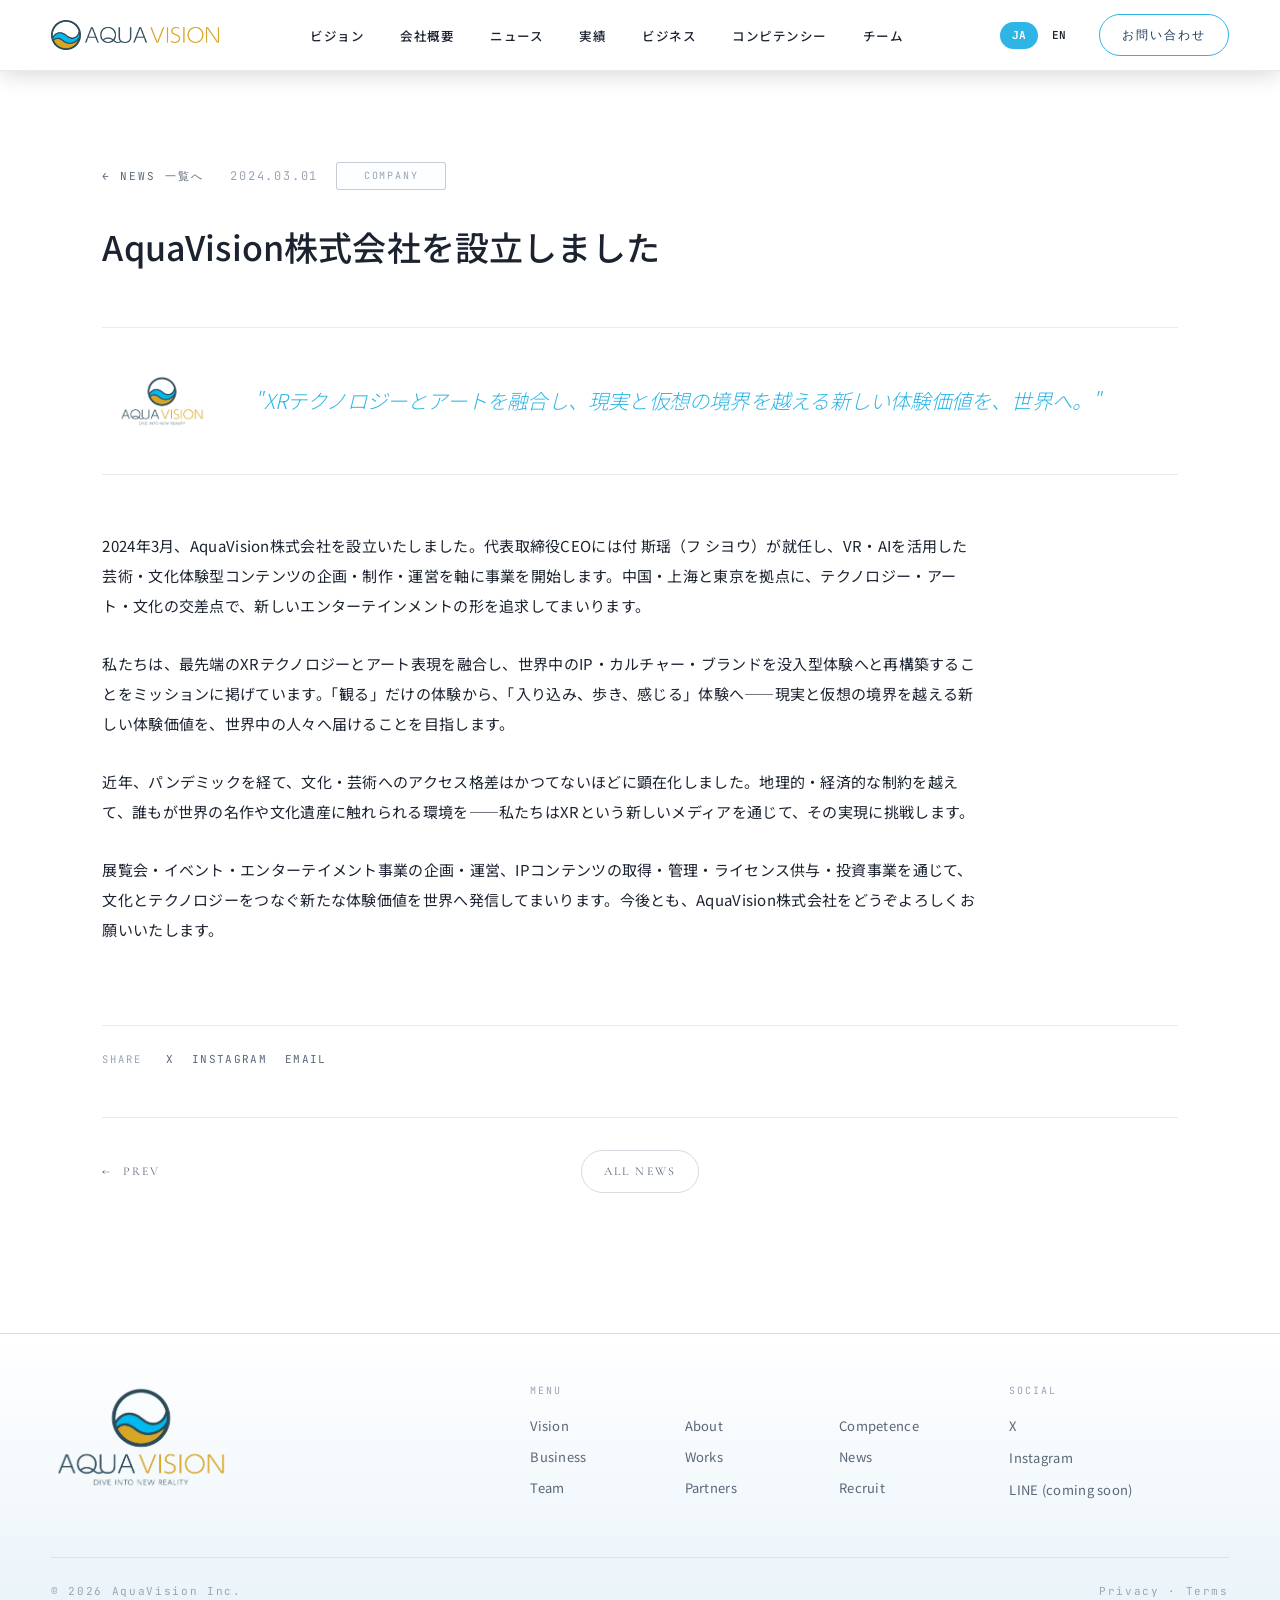
<file: news/05.html>
<!doctype html>
<html lang="ja">
<head>
<meta charset="utf-8" />
<meta name="viewport" content="width=device-width, initial-scale=1" />
<title>AquaVision株式会社を設立しました — AquaVision Inc.</title>
<link rel="preconnect" href="https://fonts.googleapis.com">
<link rel="preconnect" href="https://fonts.gstatic.com" crossorigin>
<link rel="stylesheet" href="https://fonts.googleapis.com/css2?family=Cormorant+Garamond:ital,wght@0,300;0,400;0,500;0,600;1,300;1,400&family=Space+Grotesk:wght@300;400;500;600;700&family=Noto+Sans+JP:wght@300;400;500;600;700&family=JetBrains+Mono:wght@400;500&display=swap">
<link rel="stylesheet" href="../styles.css">
<link rel="stylesheet" href="../subpage.css">
</head>
<body>

<!-- NAV -->
<nav class="nav scrolled">
  <a href="../index.html#vision" class="brand nav-brand-logo">
    <img src="../assets/logo-mark.png" alt="" class="nav-logo-mark" style="height:30px; width:auto;"/>
    <img src="../assets/logo-wordmark.png" alt="AquaVision" class="nav-logo-wordmark" style="height:16px; width:auto;"/>
  </a>
  <ul class="nav-menu">
    <li><a href="../index.html#vision" data-en="Vision">ビジョン</a></li>
    <li><a href="../index.html#about" data-en="About">会社概要</a></li>
    <li><a href="../index.html#news" data-en="News">ニュース</a></li>
    <li><a href="../index.html#works" data-en="Works">実績</a></li>
    <li><a href="../index.html#business" data-en="Business">ビジネス</a></li>
    <li><a href="../competence.html" data-en="Competence">コンピテンシー</a></li>
    <li><a href="../index.html#team" data-en="Team">チーム</a></li>
  </ul>
  <div class="nav-right">
    <div class="lang-toggle" role="group" aria-label="Language">
      <button data-lang="ja">JA</button>
      <button data-lang="en">EN</button>
    </div>
    <a href="#" class="cta-pill primary" onclick="openContactPopup(event)" data-en="Contact">お問い合わせ</a>
  </div>
  <div class="nav-mobile-right">
    <div class="nav-mobile-lang lang-toggle" role="group" aria-label="Language">
      <button data-lang="ja">JA</button>
      <button data-lang="en">EN</button>
    </div>
    <button type="button" class="nav-burger" aria-label="Menu" onclick="toggleDrawer()">
      <span></span><span></span><span></span>
    </button>
  </div>
</nav>
<div class="nav-drawer-overlay" id="navDrawerOverlay" onclick="closeDrawer()"></div>
<div class="nav-drawer" id="navDrawer">
  <button type="button" class="nav-drawer-close" aria-label="Close" onclick="closeDrawer()">
    <span></span><span></span>
  </button>
  <ul class="nav-drawer-menu">
    <li><a href="../index.html#vision" data-en="Vision" onclick="closeDrawer()">ビジョン</a></li>
    <li><a href="../index.html#about" data-en="About" onclick="closeDrawer()">会社概要</a></li>
    <li><a href="../index.html#news" data-en="News" onclick="closeDrawer()">ニュース</a></li>
    <li><a href="../index.html#works" data-en="Works" onclick="closeDrawer()">実績</a></li>
    <li><a href="../index.html#business" data-en="Business" onclick="closeDrawer()">ビジネス</a></li>
    <li><a href="../competence.html" data-en="Competence" onclick="closeDrawer()">コンピテンシー</a></li>
    <li><a href="../index.html#team" data-en="Team" onclick="closeDrawer()">チーム</a></li>
  </ul>
  <a href="#" class="cta-pill primary nav-drawer-cta" onclick="closeDrawer();openContactPopup(event)" data-en="Contact">お問い合わせ</a>
</div>


<article class="news-article">
  <div class="container">
    <div class="news-article-meta">
      <a href="../news.html" class="news-back" data-en="← Back to News">← News 一覧へ</a>
      <span class="news-date" style="font-family:var(--font-mono); font-size:12px; letter-spacing:.15em; color:var(--fg-mute);">2024.03.01</span>
      <span class="news-cat company">COMPANY</span>
    </div>
    <h1 class="news-article-title" data-en="AquaVision Inc. is founded">AquaVision株式会社を設立しました</h1>
    <div class="news-article-hero">
      <div class="news-article-hero-mark">
        <img src="../assets/logo-vertical-transparent.png" alt="AquaVision" />
      </div>
      <div class="news-article-quote" data-en="&quot;Fusing XR technology with art to bring the world new experiential value that crosses the boundary between real and virtual.&quot;">"XRテクノロジーとアートを融合し、現実と仮想の境界を越える新しい体験価値を、世界へ。"</div>
    </div>
    <div class="news-article-body">
      <p data-en="In March 2024, AquaVision Inc. was founded. Stephanie Fu was appointed Representative Director & CEO, launching the company around the planning, production and operation of art and cultural experience content powered by VR and AI. Based in Shanghai and Tokyo, we pursue new forms of entertainment at the intersection of technology, art and culture.">2024年3月、AquaVision株式会社を設立いたしました。代表取締役CEOには付 斯瑶（フ シヨウ）が就任し、VR・AIを活用した芸術・文化体験型コンテンツの企画・制作・運営を軸に事業を開始します。中国・上海と東京を拠点に、テクノロジー・アート・文化の交差点で、新しいエンターテインメントの形を追求してまいります。</p>
      <p data-en="Our mission is to fuse cutting-edge XR technology with artistic expression, rebuilding the world\u2019s IP, culture and brands into immersive experiences. From simply \u201cwatching\u201d to \u201cstepping in, walking and feeling\u201d \u2014 we aim to deliver new experiential value that crosses the boundary between real and virtual to people around the world.">私たちは、最先端のXRテクノロジーとアート表現を融合し、世界中のIP・カルチャー・ブランドを没入型体験へと再構築することをミッションに掲げています。「観る」だけの体験から、「入り込み、歩き、感じる」体験へ——現実と仮想の境界を越える新しい体験価値を、世界中の人々へ届けることを目指します。</p>
      <p data-en="In the wake of the pandemic, disparities in access to culture and the arts have become more visible than ever. An environment where anyone can encounter the world\u2019s masterpieces and cultural heritage beyond geographic and economic constraints \u2014 we take on that challenge through the new medium of XR.">近年、パンデミックを経て、文化・芸術へのアクセス格差はかつてないほどに顕在化しました。地理的・経済的な制約を越えて、誰もが世界の名作や文化遺産に触れられる環境を——私たちはXRという新しいメディアを通じて、その実現に挑戦します。</p>
      <p data-en="Through the planning and operation of exhibitions, events and entertainment, and through the acquisition, management, licensing and investment of IP content, we will share with the world new experiential value that connects culture and technology. We look forward to your continued support of AquaVision Inc.">展覧会・イベント・エンターテイメント事業の企画・運営、IPコンテンツの取得・管理・ライセンス供与・投資事業を通じて、文化とテクノロジーをつなぐ新たな体験価値を世界へ発信してまいります。今後とも、AquaVision株式会社をどうぞよろしくお願いいたします。</p>
    </div>
    <div class="news-article-share">
      <div class="news-share-label" data-en="Share">Share</div>
      <div class="news-share-links">
        <a href="https://x.com/AquaVisionVR" target="_blank" rel="noopener noreferrer">X</a>
        <a href="https://www.instagram.com/artmasters.jp/" target="_blank" rel="noopener noreferrer">Instagram</a>
        <a href="mailto:?subject=AquaVision%E6%A0%AA%E5%BC%8F%E4%BC%9A%E7%A4%BE%E3%82%92%E8%A8%AD%E7%AB%8B%E3%81%97%E3%81%BE%E3%81%97%E3%81%9F">Email</a>
      </div>
    </div>
    <nav class="news-article-nav">
      <a href="04.html" class="news-nav-link prev"><span class="news-nav-arrow">←</span><span data-en="Prev">Prev</span></a>
      <a href="../news.html" class="news-nav-link all" data-en="All News">All News</a>
      <div></div>
    </nav>
  </div>
</article>

<!-- FOOTER -->
<footer class="footer">
  <div class="footer-brand">
    <div class="footer-logo-card">
      <img src="../assets/logo-vertical-transparent.png" alt="AquaVision — Dive Into New Reality" />
    </div>
  </div>
  <div class="footer-col footer-col-menu">
    <h5>Menu</h5>
    <ul>
      <li><a href="../index.html#vision">Vision</a></li>
      <li><a href="../index.html#about">About</a></li>
      <li><a href="../index.html#services">Competence</a></li>
      <li><a href="../index.html#business">Business</a></li>
      <li><a href="../index.html#works">Works</a></li>
      <li><a href="../news.html">News</a></li>
      <li><a href="../index.html#team">Team</a></li>
      <li><a href="../index.html#partners">Partners</a></li>
      <li><a href="../recruit.html">Recruit</a></li>
    </ul>
  </div>
  <div class="footer-col">
    <h5>Social</h5>
    <ul>
      <li><a href="https://x.com/AquaVisionVR" target="_blank" rel="noopener noreferrer">X</a></li>
      <li><a href="https://www.instagram.com/artmasters.jp/" target="_blank" rel="noopener noreferrer">Instagram</a></li>
      <li><a href="#">LINE  (coming soon)</a></li>
    </ul>
  </div>
  <div class="footer-bottom">
    <span>© 2026 AquaVision Inc.</span>
    <a href="#">Privacy · Terms</a>
  </div>
</footer>

<!-- ============== Contact Popup (unified) ============== -->
<div class="contact-modal" id="contactPopup" role="dialog" aria-modal="true" aria-label="お問い合わせ" onclick="if(event.target===this)closeContactPopup()">
  <div class="contact-modal-card">
    <button type="button" class="member-modal-close" onclick="closeContactPopup()" aria-label="閉じる">
      <svg viewBox="0 0 24 24" width="18" height="18" fill="none" stroke="currentColor" stroke-width="1.4">
        <line x1="5" y1="5" x2="19" y2="19"></line><line x1="19" y1="5" x2="5" y2="19"></line>
      </svg>
    </button>
    <div id="cpForm">
      <div class="contact-modal-head">
        <div class="contact-modal-eyebrow" data-en="Contact">お問い合わせ</div>
        <h3 class="contact-modal-title">Contact</h3>
        <p class="contact-modal-intro" style="white-space:pre-line" data-en="For project inquiries, quotes, press, or exhibition requests,
please use the form below. We'll reply within 3 business days.">ご相談・お見積もり・取材・出展のご依頼など、
下記フォームよりお気軽にご連絡ください。3営業日以内に担当よりご返信します。</p>
      </div>
      <form class="contact-form" onsubmit="submitContactPopup(event)">
        <div class="cf-row">
          <label class="cf-label" data-en="Inquiry type">ご用件</label>
          <div class="cf-types">
            <button type="button" class="cf-type active" onclick="pickType(this)" data-en="Project inquiry">プロジェクト相談</button>
            <button type="button" class="cf-type" onclick="pickType(this)" data-en="Exhibition / Collaboration">出展・コラボレーション</button>
            <button type="button" class="cf-type" onclick="pickType(this)" data-en="Press / Media">メディア・取材</button>
            <button type="button" class="cf-type" onclick="pickType(this)" data-en="Investors / Partners">投資家・パートナー</button>
            <button type="button" class="cf-type" onclick="pickType(this)" data-en="Careers">採用について</button>
            <button type="button" class="cf-type" onclick="pickType(this)" data-en="Other">その他</button>
          </div>
        </div>
        <div class="cf-grid">
          <div class="cf-row">
            <label class="cf-label" data-en="Name *">お名前 *</label>
            <input required type="text" class="cf-input" name="name" />
          </div>
          <div class="cf-row">
            <label class="cf-label" data-en="Company / Organization">会社・組織名</label>
            <input type="text" class="cf-input" name="company" />
          </div>
        </div>
        <div class="cf-row">
          <label class="cf-label" data-en="Email *">メールアドレス *</label>
          <input required type="email" class="cf-input" name="email" />
        </div>
        <div class="cf-row">
          <label class="cf-label" data-en="Message *">ご相談内容 *</label>
          <textarea required class="cf-textarea" rows="5" name="message" placeholder="プロジェクトの概要・規模・時期など、わかる範囲でご記入ください。" data-en-attr="placeholder:Tell us about your project — scope, scale, timing, as much as you know."></textarea>
        </div>
        <p class="cf-privacy" data-en="Your information will be handled in accordance with our Privacy Policy.">送信いただいた内容は弊社プライバシーポリシーに基づいて取り扱います。</p>
        <button type="submit" class="cta-pill primary cf-submit"><span data-en="Send">送信する</span>
          <svg width="14" height="10" viewBox="0 0 14 10" fill="none" stroke="currentColor" stroke-width="1.5">
            <line x1="0" y1="5" x2="12" y2="5"></line><polyline points="9,1 13,5 9,9"></polyline>
          </svg>
        </button>
      </form>
    </div>
    <div id="cpSent" class="contact-modal-sent" style="display:none">
      <div class="contact-sent-icon">
        <svg viewBox="0 0 64 64" width="64" height="64" fill="none" stroke="var(--aqua)" stroke-width="1.5">
          <circle cx="32" cy="32" r="28"></circle><polyline points="20,33 28,42 46,22"></polyline>
        </svg>
      </div>
      <h3 class="contact-modal-title" style="margin-top:20px" data-en="Thank you for your message.">送信ありがとうございました。</h3>
      <p class="contact-modal-intro" data-en="A member of our team will be in touch within 3 business days.">3営業日以内に担当よりご連絡いたします。</p>
      <button type="button" class="cta-pill" onclick="closeContactPopup()" style="margin-top:24px" data-en="Close">閉じる</button>
    </div>
  </div>
</div>

<style>
  #contactPopup{ display:none; }
  #contactPopup.open{ display:grid; }
</style>

<script>
  function pickType(btn){
    btn.parentNode.querySelectorAll('.cf-type').forEach(function(b){ b.classList.remove('active'); });
    btn.classList.add('active');
  }
  function openContactPopup(e){ if(e) e.preventDefault(); document.getElementById('cpForm').style.display=''; document.getElementById('cpSent').style.display='none'; document.getElementById('contactPopup').classList.add('open'); document.body.style.overflow='hidden'; }
  function closeContactPopup(){ document.getElementById('contactPopup').classList.remove('open'); document.body.style.overflow=''; }
  function submitContactPopup(e){ e.preventDefault(); document.getElementById('cpForm').style.display='none'; document.getElementById('cpSent').style.display=''; }
  document.addEventListener('keydown', function(ev){ if(ev.key==='Escape') closeContactPopup(); });
</script>

<script>
  function toggleDrawer(){ var d=document.getElementById('navDrawer'); var o=document.getElementById('navDrawerOverlay'); var open=d.classList.toggle('open'); o.classList.toggle('open', open); document.body.style.overflow= open?'hidden':''; }
  function closeDrawer(){ document.getElementById('navDrawer').classList.remove('open'); document.getElementById('navDrawerOverlay').classList.remove('open'); document.body.style.overflow=''; }
  document.addEventListener('keydown', function(ev){ if(ev.key==='Escape') closeDrawer(); });
</script>
<script src="../i18n-subpage.js"></script>
</body>
</html>
</file>
<file: styles.css>
:root{
  /* Light cultural palette — bright white paper, soft aqua, cultural accents */
  --bg: #FFFFFF;
  --bg-2: #F7FAFC;
  --bg-3: #EFF4F8;
  --navy: #1B3A5C;      /* deep cultural blue (rare, for emphasis) */
  --fg: #1B2230;
  --fg-dim: #5A6677;
  --fg-mute: #9AA5B5;
  --line: rgba(27, 58, 92, 0.10);
  --line-2: rgba(27, 58, 92, 0.18);

  --aqua: #2EB5E6;      /* bright logo aqua */
  --aqua-light: #C8E3F0;
  --gold: #C9A648;      /* cultural gold */

  --accent: oklch(0.72 0.13 230);     /* bright logo aqua */
  --accent-2: oklch(0.82 0.08 95);    /* gold */
  --accent-glow: oklch(0.78 0.13 230 / 0.28);

  --font-en: "Cormorant Garamond", "EB Garamond", "Space Grotesk", Georgia, serif;
  --font-jp: "Noto Sans JP", "Hiragino Kaku Gothic ProN", sans-serif;
  --font-mono: "JetBrains Mono", ui-monospace, monospace;
  --font-display: "Cormorant Garamond", Georgia, serif;

  --container: 1440px;
  --gutter: clamp(20px, 4vw, 56px);
}

[data-accent="violet"]{
  --accent: oklch(0.78 0.16 295);
  --accent-2: oklch(0.66 0.20 300);
  --accent-glow: oklch(0.78 0.16 295 / 0.35);
}
[data-accent="amber"]{
  --accent: oklch(0.84 0.14 80);
  --accent-2: oklch(0.74 0.16 65);
  --accent-glow: oklch(0.84 0.14 80 / 0.32);
}
[data-accent="mint"]{
  --accent: oklch(0.84 0.13 165);
  --accent-2: oklch(0.74 0.16 170);
  --accent-glow: oklch(0.84 0.13 165 / 0.32);
}

*{ box-sizing: border-box; margin: 0; padding: 0; }
html, body{ background: var(--bg); color: var(--fg); }
html{ scroll-behavior: smooth; overflow-x: hidden; max-width: 100%; }
body{
  font-family: var(--font-jp);
  font-weight: 400;
  font-size: 15px;
  line-height: 1.7;
  letter-spacing: 0.02em;
  -webkit-font-smoothing: antialiased;
  overflow-x: hidden;
  text-wrap: pretty;
}

img, svg, video{ display: block; max-width: 100%; }
a{ color: inherit; text-decoration: none; }
button{ font: inherit; color: inherit; background: none; border: none; cursor: pointer; }

::selection{ background: var(--accent); color: var(--bg); }

/* ================ Reusables ================= */
.eyebrow{
  font-family: var(--font-mono);
  font-size: 11px;
  letter-spacing: 0.22em;
  text-transform: uppercase;
  color: var(--accent);
  display: inline-flex;
  align-items: center;
  gap: 10px;
}
.eyebrow::before{
  content: "";
  width: 24px; height: 1px;
  background: var(--accent);
}
.eyebrow.no-line::before{ display: none; }

.h-display{
  font-family: var(--font-display);
  font-weight: 400;
  font-size: clamp(48px, 7.5vw, 112px);
  letter-spacing: -0.015em;
  line-height: 0.95;
}
.h-section{
  font-family: var(--font-display);
  font-weight: 400;
  font-size: clamp(40px, 5vw, 72px);
  letter-spacing: -0.01em;
  line-height: 1.0;
}
.h-jp-sub{
  font-family: var(--font-jp);
  font-weight: 400;
  font-size: clamp(14px, 1vw, 16px);
  letter-spacing: 0.18em;
  color: var(--fg-dim);
  margin-top: 14px;
}
.h-sub{
  font-family: var(--font-jp);
  font-weight: 500;
  font-size: clamp(20px, 1.8vw, 28px);
  letter-spacing: 0.02em;
  line-height: 1.5;
}
.lede{
  color: var(--fg-dim);
  font-size: clamp(15px, 1.05vw, 17px);
  line-height: 1.85;
  max-width: min(62ch, 100%);
}
.mono{ font-family: var(--font-mono); }

@media (min-width: 721px){
  #works .section-header .lede{ max-width: none; white-space: nowrap; }
}

.container{
  max-width: var(--container);
  margin: 0 auto;
  padding: 0 var(--gutter);
}

.section{
  padding: clamp(48px, 7vh, 88px) 0;
  position: relative;
}
.section + .section{ border-top: none; }

.section-header{
  display: grid;
  grid-template-columns: 200px 1fr;
  gap: 32px;
  align-items: baseline;
  margin-bottom: clamp(40px, 6vw, 80px);
}
.section-header .label{
  font-family: var(--font-mono);
  font-size: 12px;
  letter-spacing: 0.18em;
  color: var(--fg-mute);
  padding-top: 12px;
}
@media (max-width: 720px){
  .section-header{ grid-template-columns: 1fr; gap: 16px; }
  .section-header .label{ padding-top: 0; }
  .section-header > *{ min-width: 0; }
  .section-header .lede{ max-width: 100%; }
}

/* ================ Nav ================ */
.nav{
  position: fixed;
  inset: 0 0 auto 0;
  z-index: 50;
  padding: 14px var(--gutter);
  display: grid;
  grid-template-columns: auto 1fr auto;
  align-items: center;
  gap: 16px;
  background: rgba(255, 255, 255, 0.92);
  backdrop-filter: blur(16px) saturate(140%);
  border-bottom: 1px solid var(--line);
  transition: box-shadow .3s ease;
  color: var(--navy);
}
.nav.scrolled{
  box-shadow: 0 4px 24px rgba(27, 58, 92, 0.08);
}
.nav .nav-menu{ justify-self: center; }
.nav .nav-right{ justify-self: end; }
.nav.scrolled{
  box-shadow: 0 2px 24px rgba(0, 0, 0, 0.18);
}
.brand{
  display: flex; align-items: center; gap: 10px;
  font-family: var(--font-en);
  font-weight: 600;
  letter-spacing: 0.02em;
  color: var(--navy);
  background: #FFFFFF;
  padding: 6px 14px 6px 8px;
  border-radius: 999px;
  box-shadow: 0 2px 12px rgba(0, 0, 0, 0.25);
}
.brand.nav-brand-pill{
  background: #FFFFFF;
  padding: 0 18px 0 8px;
  border-radius: 999px;
  box-shadow: 0 2px 12px rgba(0, 0, 0, 0.25);
  display: inline-flex;
  align-items: center;
  gap: 12px;
  text-decoration: none;
  height: 42px;
}
.brand.nav-brand-pill .brand-name-nav{
  display: inline-flex;
  align-items: center;
  line-height: 1;
}
.brand.nav-brand-pill .aqua-part{ color: #0F3461; }
.brand.nav-brand-pill .accent{ color: #D4A82A; }

.brand.nav-brand-logo{
  background: transparent;
  padding: 0;
  border-radius: 0;
  box-shadow: none;
  height: 42px;
  display: inline-flex;
  align-items: center;
  justify-content: center;
  gap: 4px;
  line-height: 1;
}
.brand.nav-brand-logo .nav-logo-mark{
  height: 30px;
  width: auto;
  display: block;
  object-fit: contain;
  object-position: center;
}
.brand.nav-brand-logo .nav-logo-wordmark{
  height: 18px;
  width: auto;
  display: block;
  object-fit: contain;
  object-position: center;
}
.brand-mark{
  width: 28px; height: 28px;
  display: grid; place-items: center;
}
.brand-name{ font-size: 15px; }
.brand-name .accent{ color: var(--gold); }

.nav-menu{
  display: flex;
  gap: 36px;
  font-family: var(--font-jp);
  font-size: 12.5px;
  letter-spacing: 0.04em;
  font-weight: 500;
  color: var(--navy);
  white-space: nowrap;
  flex-wrap: nowrap;
  flex-shrink: 1;
  min-width: 0;
  list-style: none;
  padding: 0;
  margin: 0;
}
.nav-menu li{
  white-space: nowrap;
  list-style: none;
}
.nav-menu li::marker, .nav-menu li::before{ content: none; display: none; }
.nav-menu a{
  white-space: nowrap;
  color: var(--fg) !important;
  text-transform: none;
}
@media (max-width: 1200px){
  .nav-menu{ gap: 24px; font-size: 12px; }
}
@media (max-width: 980px){
  .nav-menu{ display: none; }
}
.nav-menu a{ transition: color .2s; position: relative; padding: 6px 0; color: inherit; }
.nav-menu a:hover{ color: var(--navy); }
.nav-menu a:hover::after{
  content: ""; position: absolute; left: 0; bottom: 0; height: 1px; width: 100%;
  background: var(--navy);
}
.br-sp{ display: none; }
.br-pc{ display: inline; }

/* ================ Mobile hamburger + drawer ================ */
.nav-burger{
  display: none;
  position: relative;
  width: 40px; height: 40px;
  border: none;
  background: transparent;
  cursor: pointer;
  z-index: 60;
  justify-self: end;
}
.nav-burger span{
  position: absolute;
  left: 9px; right: 9px;
  height: 2px;
  background: var(--navy);
  border-radius: 2px;
  transition: transform .3s ease, opacity .2s ease;
}
.nav-burger span:nth-child(1){ top: 13px; }
.nav-burger span:nth-child(2){ top: 19px; }
.nav-burger span:nth-child(3){ top: 25px; }
.nav-burger.open span:nth-child(1){ transform: translateY(6px) rotate(45deg); }
.nav-burger.open span:nth-child(2){ opacity: 0; }
.nav-burger.open span:nth-child(3){ transform: translateY(-6px) rotate(-45deg); }

.nav-drawer{
  display: none;
  position: fixed;
  inset: 0 0 0 auto;
  width: min(80vw, 320px);
  max-width: 320px;
  background: #FFFFFF;
  background-color: #FFFFFF !important;
  box-shadow: -8px 0 40px rgba(27, 58, 92, 0.22);
  padding: 96px 32px 40px;
  flex-direction: column;
  gap: 8px;
  transform: translateX(100%);
  transition: transform .35s cubic-bezier(.2,.7,.2,1);
  z-index: 80;
}
.nav-drawer.open{ transform: translateX(0); }
.nav-drawer-close{
  position: absolute;
  top: 22px; right: 26px;
  width: 36px; height: 36px;
  border: none;
  background: transparent;
  cursor: pointer;
}
.nav-drawer-close span{
  position: absolute;
  left: 6px; right: 6px; top: 17px;
  height: 2px;
  background: var(--navy);
  border-radius: 2px;
}
.nav-drawer-close span:nth-child(1){ transform: rotate(45deg); }
.nav-drawer-close span:nth-child(2){ transform: rotate(-45deg); }
.nav-drawer-overlay{
  display: none;
  position: fixed;
  inset: 0;
  background: rgba(15, 30, 50, 0.55);
  z-index: 70;
  opacity: 0;
  transition: opacity .35s ease;
}
.nav-drawer-menu{ list-style: none; padding: 0; margin: 0 0 24px; display: flex; flex-direction: column; gap: 4px; }
.nav-drawer-menu li{ list-style: none; }
.nav-drawer-menu a{
  display: block;
  padding: 14px 0;
  font-family: var(--font-jp);
  font-size: 16px;
  font-weight: 500;
  color: var(--navy);
  border-bottom: 1px solid var(--line);
}
.nav-drawer-cta{ margin-bottom: 24px; width: 100%; justify-content: center; }
.nav-drawer-lang{ align-self: flex-start; }

@media (max-width: 980px){
  .nav .nav-right{ display: none; }
  .nav .nav-burger{ display: block; }
  .nav-drawer{ display: flex; }
  .nav .nav-mobile-right{ display: flex; align-items: center; gap: 10px; justify-self: end; }
  .nav .nav-mobile-lang{ display: flex; }
  .nav-drawer-overlay.open{ display: block; opacity: 1; }
  .nav-drawer-lang{ display: none; }
  .br-sp{ display: inline; }
  .br-pc{ display: none; }
}
.nav-mobile-right{ display: none; }
.nav-mobile-lang{ display: none; }
.nav-mobile-lang.lang-toggle{ border-color: var(--line-2); }
.nav-mobile-lang.lang-toggle button{ color: var(--navy); }

.nav-right{ display: flex; align-items: center; gap: 16px; }
.lang-toggle{
  font-family: var(--font-mono);
  font-size: 11px;
  letter-spacing: 0.15em;
  border: 1px solid rgba(255, 255, 255, 0.22);
  border-radius: 999px;
  padding: 4px;
  display: flex;
  gap: 2px;
  background: rgba(255, 255, 255, 0.04);
}
.lang-toggle button{
  padding: 4px 12px;
  border-radius: 999px;
  color: var(--fg);
  font-weight: 600;
  transition: all .2s;
  position: relative;
  background: transparent;
}
.lang-toggle button:hover{ background: rgba(27, 58, 92, 0.08); }
.lang-toggle button.active{
  background: var(--aqua);
  color: #FFFFFF;
  font-weight: 700;
}
/* small aqua dot indicator under the active option (disabled — using aqua bg now) */
.lang-toggle button.active::after{ display: none; }
.cta-pill{
  font-family: var(--font-en);
  font-size: 12px;
  letter-spacing: 0.16em;
  text-transform: uppercase;
  border: 1px solid var(--fg);
  color: var(--fg);
  padding: 10px 18px;
  border-radius: 999px;
  transition: all .2s;
  display: inline-flex;
  align-items: center;
  gap: 8px;
}
.cta-pill:hover{
  background: var(--fg);
  color: var(--bg);
}
.cta-pill.primary{
  background: #FFFFFF;
  border-color: var(--aqua);
  color: var(--navy);
}
.cta-pill.primary:hover{
  background: var(--aqua);
  color: #FFFFFF;
  border-color: var(--aqua);
}
/* CTA inside the nav — white background, navy text */
.nav .cta-pill.primary{
  background: #FFFFFF;
  border-color: var(--aqua);
  color: var(--navy) !important;
  min-width: 130px;
  justify-content: center;
  text-align: center;
}
.nav .cta-pill.primary:hover{
  background: var(--aqua);
  color: #FFFFFF !important;
  border-color: var(--aqua);
}

/* ================ Hero (editorial cultural studio) ================ */
.hero.hero-editorial{
  position: relative;
  min-height: 100vh;  display: flex;
  flex-direction: column;
  justify-content: center;
  padding: 100px var(--gutter) 60px;
  overflow: hidden;
  background: #FFFFFF;
  color: var(--fg);
}
.hero-canvas{
  position: absolute;
  inset: 0;
  width: 100%;
  height: 100%;
  z-index: 0;
}
/* Soft fade from hero into the next section — no hard cut */
.hero.hero-editorial::after{
  content: "";
  position: absolute;
  left: 0; right: 0; bottom: 0;
  height: 140px;
  background: linear-gradient(180deg, rgba(245, 247, 250, 0) 0%, var(--bg) 100%);
  z-index: 1;
  pointer-events: none;
}
.hero-editorial-frame{
  position: absolute;
  top: 96px;
  left: var(--gutter);
  right: var(--gutter);
  z-index: 2;
  display: flex;
  justify-content: space-between;
  font-family: var(--font-mono);
  font-size: 10.5px;
  letter-spacing: 0.22em;
  text-transform: uppercase;
  color: var(--fg-mute);
}
.hero-editorial-frame .dim{ opacity: 0.5; padding: 0 6px; }

.hero-editorial-content{
  position: relative;
  z-index: 3;
  max-width: var(--container);
  margin: 0 auto;
  width: 100%;
  padding-top: 40px;
}

.hero-editorial-eyebrow{
  font-family: var(--font-jp);
  font-size: 12px;
  letter-spacing: 0.24em;
  font-weight: 500;
  color: var(--aqua);
  display: inline-flex;
  align-items: center;
  gap: 14px;
  margin-bottom: 32px;
}
.hero-editorial-eyebrow .line{
  width: 40px;
  height: 1px;
  background: var(--aqua);
  display: inline-block;
}

.hero-editorial-headline{
  font-family: var(--font-display);
  font-weight: 500;
  font-size: clamp(56px, 10vw, 180px);
  line-height: 0.88;
  letter-spacing: -0.025em;
  color: var(--navy);
  text-shadow: 0 4px 28px rgba(255, 255, 255, 0.7);
}
.hero-editorial-headline .line-1,
.hero-editorial-headline .line-2{ display: block; }
.hero-editorial-headline .hl-word{ display: inline-block; }
/* Simplified — single tone for the headline, no gold/grey accents */
.hero-editorial-headline .hl-amp,
.hero-editorial-headline em,
.hero-editorial-headline .hl-bold,
.hero-editorial-headline .hl-dot{
  color: inherit;
  font-style: normal;
  font-weight: inherit;
  margin: 0;
}

.hero-editorial-lede{
  margin-top: 32px;
  font-family: var(--font-jp);
  font-size: clamp(14px, 1.05vw, 17px);
  line-height: 2.05;
  letter-spacing: 0.06em;
  color: var(--fg);
  max-width: none;
  width: max-content;
  white-space: pre-line;
  font-weight: 400;
}
.hero-editorial-lede::first-line{
  font-weight: 500;
  color: var(--navy);
}
@media (max-width: 720px){
  .hero-editorial-lede{ white-space: pre-line; width: auto; max-width: 100%; font-size: 13px; }
}

.hero-editorial-eyebrow{
  margin-bottom: 28px;
}
.hero-editorial-eyebrow span:last-child{
  color: var(--aqua);
  font-weight: 700;
  letter-spacing: 0.22em;
  font-size: 11px;
}
.hero-editorial-eyebrow .line{
  background: var(--aqua) !important;
  width: 36px !important;
}

.hero-editorial-bottom{
  margin-top: clamp(40px, 6vh, 64px);
  display: flex;
  align-items: center;
  gap: 32px;
  flex-wrap: wrap;
}
.hero-editorial-cta{
  font-family: var(--font-jp);
  font-weight: 600;
  font-size: 13px;
  letter-spacing: 0.06em;
  text-transform: none;
  padding: 14px 28px;
}
.hero-editorial-meta{
  display: inline-flex;
  align-items: center;
  gap: 14px;
  text-decoration: none;
  color: var(--fg);
  transition: color .2s;
}
.hero-editorial-meta:hover{ color: var(--aqua); }
.hem-num{
  font-family: var(--font-mono);
  font-size: 11px;
  letter-spacing: 0.2em;
  color: var(--fg-mute);
  padding: 4px 8px;
  border: 1px solid var(--line-2);
  border-radius: 3px;
}
.hem-text{
  font-family: var(--font-jp);
  font-size: 13px;
  letter-spacing: 0.04em;
  position: relative;
}
.hem-text::after{
  content: "";
  position: absolute;
  left: 0; right: 0; bottom: -3px;
  height: 1px;
  background: currentColor;
  opacity: 0.35;
  transform: scaleX(0);
  transform-origin: left;
  transition: transform .35s ease, opacity .2s;
}
.hero-editorial-meta:hover .hem-text::after{ transform: scaleX(1); opacity: 1; }

/* ================ Sea 3D Diorama wrapper ================ */
.xr-diorama-canvas-wrap{
  position: relative;
  width: 100%;
  height: 320px;
  overflow: hidden;
  border-radius: 6px;
}
.xr-diorama-canvas{
  width: 100%;
  height: 100%;
  display: block;
}
@media (max-width: 980px){
  .xr-diorama-canvas-wrap{ height: 240px; }
}

/* ================ XR Creative Diorama (signals VR/XR creative studio) ================ */
.xr-diorama{
  position: absolute;
  z-index: 2;
  pointer-events: none;
  right: clamp(20px, 4vw, 64px);
  top: 50%;
  transform: translateY(-50%);
  width: clamp(280px, 32vw, 480px);
  height: auto;
  display: flex;
  flex-direction: column;
  align-items: center;
  gap: 14px;
}
.xr-diorama-svg{
  width: 100%;
  height: auto;
  display: block;
  filter: drop-shadow(0 18px 40px rgba(27, 58, 92, 0.10));
}
.xr-diorama-meta{
  display: flex;
  flex-direction: column;
  align-items: center;
  gap: 10px;
}
.xr-diorama-tagline{
  display: inline-flex;
  align-items: center;
  gap: 10px;
  font-family: var(--font-mono);
  font-size: 11px;
  letter-spacing: 0.22em;
  text-transform: uppercase;
  color: var(--navy);
}
.xr-dot{
  width: 7px; height: 7px;
  border-radius: 50%;
  background: var(--aqua);
  box-shadow: 0 0 12px rgba(111, 184, 216, 0.85);
  animation: xr-pulse-dot 1.8s ease-in-out infinite;
}
.xr-chip-row{
  display: inline-flex;
  flex-wrap: wrap;
  gap: 6px;
  justify-content: center;
}
.xr-chip{
  font-family: var(--font-mono);
  font-size: 10px;
  letter-spacing: 0.18em;
  text-transform: uppercase;
  color: var(--navy);
  background: rgba(255, 255, 255, 0.75);
  border: 1px solid var(--line-2);
  padding: 4px 9px;
  border-radius: 999px;
  backdrop-filter: blur(4px);
  animation: xr-chip-pulse 4.2s ease-in-out infinite;
  opacity: 0.7;
}
@keyframes xr-chip-pulse{
  0%, 100% { opacity: 0.55; transform: translateY(0); }
  50% { opacity: 1; transform: translateY(-2px); color: var(--aqua); }
}
@keyframes xr-pulse-dot{
  0%, 100% { transform: scale(1); opacity: 1; }
  50% { transform: scale(1.4); opacity: 0.6; }
}

/* SVG-level animations */
.xr-pulse{ animation: xr-pulse 4s ease-in-out infinite; transform-origin: 180px 160px; }
@keyframes xr-pulse{
  0%, 100% { transform: scale(1); opacity: 1; }
  50% { transform: scale(1.06); opacity: 0.85; }
}
.xr-spin-slow{ animation: xr-rotate 40s linear infinite; transform-origin: 180px 160px; transform-box: fill-box; }
.xr-spin-slow-2{ animation: xr-rotate 60s linear infinite reverse; transform-origin: 180px 160px; transform-box: fill-box; }
.xr-spin-reverse{ animation: xr-rotate 28s linear infinite reverse; transform-origin: 180px 160px; transform-box: fill-box; }
@keyframes xr-rotate{
  from { transform: rotate(0deg); }
  to { transform: rotate(360deg); }
}

.xr-float-1{ animation: xr-float-a 6s ease-in-out infinite; transform-origin: 180px 160px; transform-box: fill-box; }
.xr-float-2{ animation: xr-float-b 8s ease-in-out infinite; transform-origin: 180px 160px; transform-box: fill-box; }
.xr-float-3{ animation: xr-float-c 7s ease-in-out infinite; transform-origin: 180px 160px; transform-box: fill-box; }
@keyframes xr-float-a{
  0%, 100% { transform: translate(0, 0) rotate(0deg); }
  50% { transform: translate(-4px, -6px) rotate(-2deg); }
}
@keyframes xr-float-b{
  0%, 100% { transform: translate(0, 0) rotate(0deg); }
  50% { transform: translate(5px, 4px) rotate(2deg); }
}
@keyframes xr-float-c{
  0%, 100% { transform: translate(0, 0) rotate(0deg); }
  50% { transform: translate(-3px, 5px) rotate(-1deg); }
}

.xr-headset-bob{ animation: xr-bob 4s ease-in-out infinite; transform-origin: 180px 160px; transform-box: fill-box; }
@keyframes xr-bob{
  0%, 100% { transform: translate(0, 0); }
  50% { transform: translate(0, -4px); }
}

.xr-lens-l, .xr-lens-r{ animation: xr-lens-glow 2.6s ease-in-out infinite; }
.xr-lens-r{ animation-delay: 0.5s; }
@keyframes xr-lens-glow{
  0%, 100% { opacity: 0.55; r: 5; }
  50% { opacity: 1; r: 7; filter: drop-shadow(0 0 6px var(--aqua)); }
}

.xr-scan-sweep{ animation: xr-scan 3.5s ease-in-out infinite; transform-origin: 180px 160px; transform-box: fill-box; }
@keyframes xr-scan{
  0% { transform: translate(0, -90px); opacity: 0; }
  20% { opacity: 0.7; }
  80% { opacity: 0.7; }
  100% { transform: translate(0, 90px); opacity: 0; }
}

.xr-particle{ animation: xr-particle-pulse 3s ease-in-out infinite; }
@keyframes xr-particle-pulse{
  0%, 100% { opacity: 0.3; transform: scale(1); }
  50% { opacity: 1; transform: scale(1.4); }
}

@media (max-width: 980px){
  .xr-diorama{
    position: relative;
    right: auto; top: auto;
    transform: none;
    width: min(380px, 90%);
    margin: 24px auto 0;
  }
}
@media (max-width: 720px){
  .xr-diorama{ width: 88%; }
}
  position: relative;
  z-index: 2;
  margin: clamp(56px, 8vh, 88px) calc(var(--gutter) * -1) 0;
  padding: 20px 0;
  border-top: 1px solid var(--line);
  border-bottom: 1px solid var(--line);
  overflow: hidden;
  background: rgba(255, 255, 255, 0.55);
  backdrop-filter: blur(4px);
}
.hero-marquee-label{
  position: absolute;
  top: -10px;
  left: var(--gutter);
  background: #FFFFFF;
  padding: 0 12px;
  font-family: var(--font-mono);
  font-size: 10.5px;
  letter-spacing: 0.22em;
  text-transform: uppercase;
  color: var(--navy);
  display: inline-flex;
  align-items: center;
  gap: 8px;
}
.hero-marquee-label .dot{
  width: 6px; height: 6px;
  border-radius: 50%;
  background: var(--aqua);
  box-shadow: 0 0 6px var(--aqua);
  animation: pulse 1.8s ease-in-out infinite;
}
.hero-marquee-track{
  display: flex;
  gap: 80px;
  padding-top: 18px;
  width: max-content;
  animation: hero-marquee 38s linear infinite;
}
@keyframes hero-marquee{
  from{ transform: translateX(0); }
  to{ transform: translateX(-50%); }
}
.hero-marquee-item{
  display: flex;
  align-items: baseline;
  gap: 18px;
  white-space: nowrap;
}
.hmi-tag{
  font-family: var(--font-mono);
  font-size: 9.5px;
  letter-spacing: 0.2em;
  color: var(--aqua);
  border: 1px solid var(--aqua);
  border-radius: 2px;
  padding: 3px 7px;
  text-transform: uppercase;
}
.hmi-title{
  font-family: var(--font-display);
  font-style: italic;
  font-weight: 400;
  font-size: 22px;
  color: var(--navy);
  letter-spacing: -0.005em;
}
.hmi-sub{
  font-family: var(--font-jp);
  font-size: 12.5px;
  color: var(--fg-dim);
  letter-spacing: 0.04em;
}

.hero-scroll-hint{
  position: absolute;
  bottom: 24px;
  right: var(--gutter);
  z-index: 4;
  font-family: var(--font-mono);
  font-size: 10px;
  letter-spacing: 0.24em;
  color: var(--fg-mute);
  text-transform: uppercase;
  display: flex;
  align-items: center;
  gap: 12px;
}
.hero-scroll-hint .line{
  width: 40px;
  height: 1px;
  background: var(--fg-mute);
  position: relative;
  overflow: hidden;
  display: inline-block;
}
.hero-scroll-hint .line::after{
  content: "";
  position: absolute; inset: 0;
  background: var(--aqua);
  animation: scroll-line 2.4s ease-in-out infinite;
}

@media (max-width: 720px){
  .hero-editorial-frame{ font-size: 9px; letter-spacing: 0.16em; }
  .hero-editorial-headline{ font-size: clamp(48px, 16vw, 88px); }
  .hero-editorial-bottom{ gap: 20px; }
  .hero-marquee-track{ gap: 48px; padding-top: 16px; }
  .hmi-title{ font-size: 18px; }
  .hero-scroll-hint{ display: none; }
}

/* keep old hero styles in place but only apply when editorial class is absent */
.hero:not(.hero-editorial){ /* legacy */ }
.hero-vignette{
  position: absolute;
  inset: 0;
  pointer-events: none;
  background:
    radial-gradient(ellipse at 60% 40%, transparent 0%, rgba(245, 247, 250, 0.4) 80%);
}
.hero-content{
  position: relative;
  z-index: 2;
  max-width: var(--container);
  margin: 0 auto;
  width: 100%;
}
.hero-meta{
  display: flex;
  justify-content: space-between;
  align-items: flex-end;
  gap: 32px;
  flex-wrap: wrap;
}
.hero-headline{
  font-family: var(--font-display);
  font-weight: 400;
  font-size: clamp(56px, 9vw, 148px);
  letter-spacing: -0.02em;
  line-height: 0.92;
  color: var(--navy);
  text-shadow: none;
}
.hero-headline .it{
  font-style: italic;
  font-weight: 400;
  color: var(--aqua);
}
.hero-headline .thin{ font-weight: 300; }
.hero-jp{
  margin-top: 28px;
  font-size: clamp(13px, 0.95vw, 16px);
  color: var(--fg-dim);
  line-height: 1.95;
  max-width: none;
  width: max-content;
  white-space: pre;
  letter-spacing: 0.04em;
}
.hero-bottom{
  display: grid;
  grid-template-columns: 1fr auto;
  align-items: end;
  gap: 32px;
  margin-top: clamp(48px, 8vh, 96px);
}
.hero-scroll{
  font-family: var(--font-mono);
  font-size: 11px;
  letter-spacing: 0.22em;
  color: var(--fg-mute);
  text-transform: uppercase;
  display: flex; align-items: center; gap: 10px;
}
.hero-scroll .line{
  width: 40px; height: 1px; background: var(--fg-mute);
  position: relative;
  overflow: hidden;
}
.hero-scroll .line::after{
  content: "";
  position: absolute; inset: 0;
  background: var(--accent);
  animation: scroll-line 2.4s ease-in-out infinite;
}
@keyframes scroll-line{
  0%{ transform: translateX(-100%); }
  50%{ transform: translateX(0); }
  100%{ transform: translateX(100%); }
}

.hero-stats{
  display: flex; gap: clamp(20px, 3vw, 48px);
  flex-wrap: wrap;
}
.hero-stats .stat{
  min-width: 140px;
  padding-left: 14px;
  border-left: 1px solid var(--line-2);
}
.hero-stats .v{
  font-family: var(--font-en);
  font-weight: 500;
  font-size: clamp(22px, 2.2vw, 30px);
  letter-spacing: -0.015em;
  color: var(--fg);
  line-height: 1;
  white-space: nowrap;
}
.hero-stats .l{
  font-family: var(--font-mono);
  font-size: 10px;
  letter-spacing: 0.2em;
  text-transform: uppercase;
  color: var(--fg-mute);
  margin-top: 6px;
}

/* ================ About ================ */
.about-grid{
  display: grid;
  grid-template-columns: 1.2fr 1fr;
  gap: clamp(40px, 6vw, 96px);
  align-items: start;
}
.about-grid.simple{
  grid-template-columns: 1fr 1fr;
  align-items: stretch;
}
.about-grid.simple > .reveal:first-child{
  display: flex;
  flex-direction: column;
}
@media (max-width: 900px){
  .about-grid, .about-grid.simple{ grid-template-columns: 1fr; }
  .about-grid.simple > .reveal:first-child{ display: block; }
  .about-grid > *, .about-grid.simple > *{ min-width: 0; }
  .about-image{ max-width: 100%; }
}
.about-lede{
  font-family: var(--font-jp);
  font-weight: 400;
  font-size: clamp(15px, 1.05vw, 17px);
  line-height: 2.0;
  letter-spacing: 0.02em;
  color: var(--fg-dim);
  max-width: none;
  margin-bottom: 28px;
  white-space: pre-line;
}
.about-image{
  position: relative;
  border: 1px solid var(--line);
  overflow: hidden;
  flex: 1;
  min-height: 240px;
  background: var(--bg-2);
}
@media (max-width: 900px){
  .about-image{ aspect-ratio: 16 / 10; flex: none; }
}
.about-image img{
  width: 100%; height: 100%;
  object-fit: cover;
  display: block;
  transition: transform 1.6s cubic-bezier(.2,.7,.2,1);
}
.about-image:hover img{ transform: scale(1.04); }
.about-image-cap{
  position: absolute;
  bottom: 12px; left: 14px;
  font-family: var(--font-mono);
  font-size: 10px;
  letter-spacing: 0.2em;
  text-transform: uppercase;
  color: var(--fg);
  background: rgba(6, 11, 20, 0.75);
  backdrop-filter: blur(8px);
  padding: 5px 10px;
  border: 1px solid var(--line-2);
}
@media (max-width: 900px){ .about-grid{ grid-template-columns: 1fr; } }
.about-statement{
  font-family: var(--font-jp);
  font-weight: 400;
  font-size: clamp(22px, 2.4vw, 36px);
  line-height: 1.55;
  letter-spacing: 0.01em;
}
.about-statement em{
  font-style: normal;
  color: var(--accent);
}
.about-aside{
  border-left: 1px solid var(--line);
  padding-left: clamp(20px, 3vw, 40px);
  color: var(--fg-dim);
  line-height: 1.85;
}
.about-meta{
  display: grid;
  grid-template-columns: 110px 1fr;
  gap: 18px 28px;
  font-size: 14.5px;
  line-height: 1.7;
}
.about-grid.simple .about-meta{
  margin-top: 0;
  border-top: none;
  padding-top: 0;
}
.about-grid.simple .about-meta dt{
  padding-top: 5px;
}
.about-grid.simple .about-meta dd{
  border-bottom: 1px solid var(--line);
  padding-bottom: 18px;
  white-space: pre-line;
}
.about-grid.simple .about-meta dt{
  border-bottom: 1px solid var(--line);
  padding-bottom: 18px;
}
.about-grid.simple .about-meta > :nth-last-child(-n+2){
  border-bottom: none;
  padding-bottom: 0;
}
.about-meta dt{
  font-family: var(--font-mono);
  font-size: 10px;
  letter-spacing: 0.2em;
  text-transform: uppercase;
  color: var(--fg-mute);
  padding-top: 3px;
}
.about-meta dd{ color: var(--fg); }

/* ================ Services ================ */
/* ================ Competence — compact landing block ================ */
.section-compact{ padding: clamp(60px, 9vh, 110px) 0; }
.competence-cta{
  margin-top: 32px;
  display: grid;
  grid-template-columns: 200px 1fr;
  gap: 32px;
}
.competence-cta > .cta-pill{ grid-column: 2; justify-self: start; }
@media (max-width: 720px){
  .competence-cta{ grid-template-columns: 1fr; gap: 16px; }
  .competence-cta > .cta-pill{ grid-column: 1; width: 100%; justify-content: center; }
}

/* ================ Services (Core Competence cards) ================ */
.services{
  display: grid;
  grid-template-columns: repeat(3, 1fr);
  gap: 1px;
  background: var(--line);
  border: 1px solid var(--line);
}
@media (max-width: 900px){ .services{ grid-template-columns: repeat(2, 1fr); } }
@media (max-width: 600px){ .services{ grid-template-columns: repeat(2, 1fr); } }
@media (max-width: 420px){ .services{ grid-template-columns: 1fr; } }

.service-image{
  background: #000 !important;
  padding: 0 !important;
  position: relative;
  overflow: hidden;
  cursor: default;
}
.service-image img{
  width: 100%;
  height: 100%;
  object-fit: cover;
  display: block;
}
.service-image-cap{
  position: absolute;
  inset: auto 0 0 0;
  padding: 20px 24px;
  background: linear-gradient(180deg, transparent, rgba(0,0,0,0.85));
}
.service-image-kicker{
  font-family: var(--font-mono);
  font-size: 10px;
  letter-spacing: 0.22em;
  text-transform: uppercase;
  color: var(--accent);
  margin-bottom: 6px;
}
.service-image-title{
  font-family: var(--font-en);
  font-weight: 500;
  font-size: clamp(16px, 1.4vw, 20px);
  letter-spacing: -0.01em;
  color: var(--fg);
  margin-bottom: 4px;
}
.service-image-sub{
  font-family: var(--font-mono);
  font-size: 10.5px;
  letter-spacing: 0.12em;
  color: var(--fg-dim);
  text-transform: uppercase;
}
.service{
  background: var(--bg);
  padding: clamp(22px, 2.4vw, 36px);
  min-height: 280px;
  display: flex;
  flex-direction: column;
  justify-content: space-between;
  position: relative;
  overflow: hidden;
  transition: background .35s ease;
  cursor: default;
}
@media (max-width: 720px){
  .service{
    padding: 20px 18px;
    min-height: 0;
  }
}
.service:hover{ background: var(--bg-2); }
.service:hover .service-glyph{ opacity: 1; transform: translateY(0) scale(1); color: var(--accent); }
.service-num{
  font-family: var(--font-mono);
  font-size: 11px;
  letter-spacing: 0.2em;
  color: var(--fg-mute);
}
.service-glyph{
  width: 48px; height: 48px;
  margin: 12px 0 16px;
  opacity: 0.85;
  transform: translateY(4px) scale(0.95);
  transition: all .5s cubic-bezier(.2,.7,.2,1);
  color: var(--fg-dim);
}
@media (max-width: 720px){
  .service-glyph{ width: 36px; height: 36px; margin: 8px 0 10px; }
}
.service-title{
  font-family: var(--font-en);
  font-weight: 500;
  font-size: clamp(18px, 1.6vw, 26px);
  letter-spacing: -0.015em;
  line-height: 1.15;
}
.service-title .jp{
  display: block;
  font-family: var(--font-jp);
  font-size: 12px;
  color: var(--fg-dim);
  letter-spacing: 0.06em;
  margin-top: 6px;
  font-weight: 400;
}
.service-body{
  color: var(--fg-dim);
  font-size: 13px;
  line-height: 1.75;
  margin-top: 14px;
}
@media (max-width: 720px){
  .service-body{ font-size: 12.5px; line-height: 1.7; margin-top: 10px; }
}
.service-tags{
  display: flex; flex-wrap: wrap;
  gap: 5px;
  margin-top: 18px;
}
.tag{
  font-family: var(--font-mono);
  font-size: 10px;
  letter-spacing: 0.1em;
  color: var(--fg-dim);
  border: 1px solid var(--line-2);
  padding: 3px 7px;
  border-radius: 3px;
}
.service-title{
  font-family: var(--font-en);
  font-weight: 500;
  font-size: clamp(22px, 2vw, 30px);
  letter-spacing: -0.015em;
  line-height: 1.15;
}
.service-title .jp{
  display: block;
  font-family: var(--font-jp);
  font-size: 13px;
  color: var(--fg-dim);
  letter-spacing: 0.15em;
  margin-top: 8px;
  font-weight: 400;
}
.service-body{
  color: var(--fg-dim);
  font-size: 13.5px;
  line-height: 1.8;
  margin-top: 20px;
}
@media (max-width: 720px){
  .service-title{ font-size: 17px; }
  .service-title .jp{ font-size: 11px; margin-top: 4px; letter-spacing: 0.06em; }
  .service-body{ font-size: 12.5px; line-height: 1.7; margin-top: 10px; }
  .service-tags{ margin-top: 14px; gap: 4px; }
}
.service-tags{
  display: flex; flex-wrap: wrap;
  gap: 6px;
  margin-top: 24px;
}
.service-more{
  display: inline-flex;
  align-items: center;
  gap: 8px;
  margin-top: 24px;
  margin-bottom: 0;
  font-family: var(--font-mono);
  font-size: 11px;
  letter-spacing: 0.15em;
  text-transform: uppercase;
  color: var(--aqua);
  transition: gap .25s ease, color .25s ease;
}
.service-more:hover{ gap: 12px; color: var(--navy); }
.service-more svg{ flex-shrink: 0; }
.tag{
  font-family: var(--font-mono);
  font-size: 10.5px;
  letter-spacing: 0.12em;
  color: var(--fg-dim);
  border: 1px solid var(--line-2);
  padding: 4px 9px;
  border-radius: 4px;
}
@media (max-width: 720px){
  .tag{ font-size: 9.5px; padding: 3px 6px; }
}

/* ================ Work Segments (Exhibition vs Store) ================ */
.work-segment{
  display: grid;
  grid-template-columns: 1fr 1.4fr;
  gap: clamp(40px, 6vw, 96px);
  align-items: start;
  padding: clamp(48px, 8vh, 96px) 0;
  border-top: 1px solid var(--line);
}
.work-segment:first-of-type{ border-top: none; padding-top: clamp(24px, 4vh, 48px); }
.work-segment.reverse{ direction: rtl; }
.work-segment.reverse > *{ direction: ltr; }
@media (max-width: 900px){
  .work-segment, .work-segment.reverse{
    grid-template-columns: 1fr;
    direction: ltr;
    gap: 32px;
    padding: 48px 0;
  }
}
.work-segment-intro{
  display: flex;
  flex-direction: column;
  align-self: start;
}
.work-segment-cta{
  margin-top: 24px;
  display: inline-flex;
}
.work-segment-cta .cta-pill{ align-self: flex-start; }

.work-segment-eyebrow{
  font-family: var(--font-mono);
  font-size: 11px;
  letter-spacing: 0.22em;
  text-transform: uppercase;
  color: var(--accent);
  margin-bottom: 18px;
  display: inline-flex;
  align-items: center;
  gap: 12px;
}
.work-segment-eyebrow::before{
  content: "";
  width: 28px; height: 1px;
  background: var(--accent);
}
.work-segment-title{
  font-family: var(--font-en);
  font-weight: 500;
  font-size: clamp(28px, 3.4vw, 44px);
  letter-spacing: -0.02em;
  line-height: 1.05;
}
.work-segment-title .en{
  display: block;
  font-family: var(--font-jp);
  font-size: clamp(14px, 1.05vw, 16px);
  font-weight: 400;
  color: var(--fg-dim);
  letter-spacing: 0.04em;
  margin-top: 8px;
}
.work-segment-lede{
  margin-top: 20px;
  color: var(--fg-dim);
  font-size: 14.5px;
  line-height: 1.85;
  max-width: 38ch;
}
.work-segment-cards{
  display: grid;
  gap: clamp(20px, 2vw, 32px);
}
  display: grid;
  grid-template-columns: 1.15fr 1fr;
  gap: clamp(32px, 5vw, 72px);
  align-items: stretch;
  margin-bottom: 24px;
}
@media (max-width: 900px){ .featured-work{ grid-template-columns: 1fr; } }
.featured-work-vis{
  position: relative;
  aspect-ratio: 4 / 3;
  overflow: hidden;
  border: 1px solid var(--line);
  background: var(--bg-2);
}
.featured-work-vis svg{ width: 100%; height: 100%; }
.featured-work-kicker{
  position: absolute;
  top: 18px; left: 18px;
  z-index: 2;
  font-family: var(--font-mono);
  font-size: 10px;
  letter-spacing: 0.22em;
  text-transform: uppercase;
  color: var(--accent);
  background: rgba(6, 11, 20, 0.7);
  backdrop-filter: blur(8px);
  border: 1px solid var(--line-2);
  padding: 6px 12px;
}
.featured-work-body{ display: flex; flex-direction: column; justify-content: center; padding: 8px 0; }
.featured-work-title{
  font-family: var(--font-en);
  font-weight: 500;
  font-size: clamp(36px, 4.5vw, 64px);
  letter-spacing: -0.02em;
  line-height: 1.0;
  margin-bottom: 12px;
}
.featured-work-sub{
  font-family: var(--font-jp);
  font-size: clamp(15px, 1.2vw, 18px);
  color: var(--fg-dim);
  margin-bottom: 24px;
  letter-spacing: 0.05em;
}
.featured-work-p{
  color: var(--fg-dim);
  font-size: 14.5px;
  line-height: 1.85;
  margin-bottom: 14px;
}
.featured-work-meta{
  margin-top: 24px;
  display: grid;
  grid-template-columns: 110px 1fr;
  gap: 10px 24px;
  font-size: 13px;
  border-top: 1px solid var(--line);
  padding-top: 20px;
}
.featured-work-meta dt{
  font-family: var(--font-mono);
  font-size: 10px;
  letter-spacing: 0.2em;
  text-transform: uppercase;
  color: var(--fg-mute);
}
.featured-work-meta dd{ color: var(--fg); }

.works{
  display: grid;
  grid-template-columns: repeat(2, 1fr);
  gap: clamp(20px, 2.4vw, 36px);
}
@media (max-width: 720px){ .works{ grid-template-columns: 1fr; } }
.work{
  position: relative;
  cursor: pointer;
  transition: transform .5s cubic-bezier(.2,.7,.2,1);
  background: none;
  border: none;
  padding: 0;
  text-align: left;
  font: inherit;
  color: inherit;
  display: block;
  width: 100%;
}
.work:hover{ transform: translateY(-4px); }
.work-img{
  width: 100%;
  height: 100%;
  object-fit: cover;
  display: block;
  transition: transform 1s cubic-bezier(.2,.7,.2,1);
}
.work:hover .work-img{ transform: scale(1.03); }
.work:hover .work-plus{ background: var(--aqua); color: #001018; transform: scale(1.05); }
.work-plus{
  position: absolute;
  bottom: 14px; right: 14px;
  width: 34px; height: 34px;
  border-radius: 50%;
  background: rgba(6, 11, 20, 0.7);
  border: 1px solid var(--line-2);
  backdrop-filter: blur(8px);
  color: var(--fg);
  display: grid; place-items: center;
  transition: all .25s ease;
  z-index: 3;
}
.work-tagline{
  margin-top: 10px;
  font-family: var(--font-mono);
  font-size: 10.5px;
  letter-spacing: 0.18em;
  color: var(--accent);
  text-transform: uppercase;
}
.work-thumb{
  position: relative;
  aspect-ratio: 16 / 11;
  overflow: hidden;
  border: 1px solid var(--line);
  background: var(--bg-2);
}
.work-thumb::after{
  content: "";
  position: absolute; inset: 0;
  background: linear-gradient(180deg, transparent 50%, rgba(10,14,20,0.75) 100%);
}
.work-thumb svg{ width: 100%; height: 100%; }
.work:hover .work-thumb svg .accent-stroke{ stroke: var(--accent); }
.work-info{
  display: flex;
  justify-content: space-between;
  align-items: baseline;
  margin-top: 14px;
  gap: 16px;
}
.work-title{
  font-family: var(--font-en);
  font-weight: 500;
  font-size: clamp(16px, 1.3vw, 20px);
  letter-spacing: -0.01em;
}
.work-title .jp{
  display: block;
  font-family: var(--font-jp);
  font-size: 12px;
  font-weight: 400;
  color: var(--fg-dim);
  margin-top: 4px;
  letter-spacing: 0.05em;
}
.work-meta{
  font-family: var(--font-mono);
  font-size: 10.5px;
  letter-spacing: 0.18em;
  color: var(--fg-mute);
  text-transform: uppercase;
  white-space: nowrap;
}
.work-tag{
  position: absolute;
  top: 14px; left: 14px;
  z-index: 2;
  font-family: var(--font-mono);
  font-size: 10px;
  letter-spacing: 0.2em;
  text-transform: uppercase;
  background: rgba(10,14,20,0.7);
  backdrop-filter: blur(8px);
  border: 1px solid var(--line-2);
  padding: 4px 8px;
  color: var(--fg);
}

.work.span-7, .work.span-5, .work.span-6, .work.span-4, .work.span-8{ grid-column: auto; }
@media (max-width: 720px){
  .work[class*="span-"]{ grid-column: span 1; }
}

/* ================ Technology ================ */
.tech-wrap{
  display: grid;
  grid-template-columns: 1fr 1.1fr;
  gap: clamp(40px, 6vw, 96px);
  align-items: center;
}
@media (max-width: 900px){ .tech-wrap{ grid-template-columns: 1fr; } }
.tech-vis{
  aspect-ratio: 1 / 1;
  position: relative;
  border: 1px solid var(--line);
  background:
    radial-gradient(circle at 50% 50%, rgba(255,255,255,0.03), transparent 60%),
    linear-gradient(135deg, var(--bg-2) 0%, var(--bg) 100%);
  overflow: hidden;
}
.tech-vis-label{
  position: absolute;
  top: 16px; left: 16px;
  font-family: var(--font-mono);
  font-size: 10px;
  letter-spacing: 0.2em;
  color: var(--fg-mute);
}
.tech-vis-label .dot{
  display: inline-block;
  width: 6px; height: 6px;
  border-radius: 50%;
  background: var(--accent);
  margin-right: 8px;
  vertical-align: middle;
  box-shadow: 0 0 12px var(--accent-glow);
  animation: pulse 2s ease-in-out infinite;
}
@keyframes pulse{
  0%, 100%{ opacity: 1; transform: scale(1); }
  50%{ opacity: 0.6; transform: scale(0.85); }
}
.tech-list{
  list-style: none;
}
.tech-item{
  padding: 24px 0;
  border-top: 1px solid var(--line);
  display: grid;
  grid-template-columns: 40px 1fr auto;
  gap: 20px;
  align-items: baseline;
  cursor: default;
  transition: padding .3s;
}
.tech-item:last-child{ border-bottom: 1px solid var(--line); }
.tech-item:hover{ padding-left: 12px; }
.tech-item:hover .tech-name{ color: var(--accent); }
.tech-num{
  font-family: var(--font-mono);
  font-size: 11px;
  color: var(--fg-mute);
  letter-spacing: 0.15em;
}
.tech-name{
  font-family: var(--font-en);
  font-weight: 500;
  font-size: clamp(20px, 1.8vw, 26px);
  letter-spacing: -0.01em;
  transition: color .3s;
}
.tech-name .jp{
  font-family: var(--font-jp);
  font-size: 13px;
  font-weight: 400;
  color: var(--fg-dim);
  margin-left: 12px;
  letter-spacing: 0.06em;
}
.tech-keyword{
  font-family: var(--font-mono);
  font-size: 11px;
  letter-spacing: 0.18em;
  color: var(--fg-mute);
  text-transform: uppercase;
}

/* ================ News ================ */
.news-list{ list-style: none; }
.news-item-link{
  display: grid;
  grid-template-columns: 140px 120px 1fr 32px;
  gap: 24px;
  align-items: center;
  text-decoration: none;
  color: inherit;
  width: 100%;
}
@media (max-width: 720px){
  .news-item-link{ grid-template-columns: 1fr; gap: 8px; }
}
.news-item{
  padding: 0;
  border-top: 1px solid var(--line);
  cursor: pointer;
  transition: all .25s;
}
.news-item:last-child{ border-bottom: 1px solid var(--line); }
.news-item .news-item-link{ padding: 28px 0; transition: padding .25s; }
.news-item:hover{ background: linear-gradient(90deg, transparent, rgba(255,255,255,0.02), transparent); }
.news-item:hover .news-item-link{ padding-left: 12px; padding-right: 0; }
.news-item:hover .news-arrow{ transform: translateX(4px); color: var(--accent); }
.news-date{
  font-family: var(--font-mono);
  font-size: 12px;
  letter-spacing: 0.15em;
  color: var(--fg-mute);
}
.news-cat{
  font-family: var(--font-mono);
  font-size: 10px;
  letter-spacing: 0.18em;
  text-transform: uppercase;
  padding: 0 10px !important;
  border-radius: 3px;
  display: inline-flex !important;
  align-items: center !important;
  justify-content: center !important;
  width: 110px !important;
  height: 28px !important;
  min-width: 110px !important;
  max-width: 110px !important;
  min-height: 28px !important;
  max-height: 28px !important;
  box-sizing: border-box !important;
  flex-shrink: 0 !important;
  line-height: 1 !important;
  /* defaults: aqua category color */
  --cat: 46, 181, 230;
  color: rgb(var(--cat));
  border: 1px solid rgba(var(--cat), 0.55);
  background: rgba(221, 235, 254, 0.06);
}
.news-cat.partner    { --cat: 46, 181, 230; }     /* aqua */
.news-cat.media      { --cat: 212, 168, 42; }     /* gold */
.news-cat.exhibition { --cat: 200, 130, 230; }    /* violet */
.news-cat.company    { --cat: 150, 165, 180; }    /* neutral */
.news-title{
  font-size: 15px;
  color: var(--fg);
  letter-spacing: 0.02em;
}
.news-arrow{ color: var(--fg-mute); transition: all .25s; }
@media (max-width: 720px){
  .news-item{ grid-template-columns: 1fr; gap: 8px; padding: 22px 0; }
}

/* ================ Partners ================ */
.partners{
  display: grid;
  grid-template-columns: 1fr;
  gap: 1px;
  background: var(--line);
  border: 1px solid var(--line);
  max-width: 220px;
  margin: 0 auto;
}
@media (max-width: 720px){ .partners{ grid-template-columns: 1fr; } }
.partners .partner{
  background: #FFFFFF;
  aspect-ratio: 16 / 9;
  display: grid;
  place-items: center;
  position: relative;
  transition: background .3s;
  padding: 20px;
}
.partners .partner:hover{ background: #f4f7fb; }
.partner-name{
  font-family: var(--font-en);
  font-weight: 500;
  font-size: clamp(15px, 1.2vw, 18px);
  letter-spacing: 0.04em;
  text-align: center;
  color: var(--navy);
  transition: color .3s;
}
.partner-logo-box{
  width: 42%;
  height: 42%;
  display: flex;
  align-items: center;
  justify-content: center;
}
.partner-logo-box img{
  max-width: 100%;
  max-height: 100%;
  width: auto;
  height: auto;
  object-fit: contain;
  display: block;
  margin: 0 auto;
}
.partner-sub{
  position: absolute;
  top: 10px; left: 12px;
  font-family: var(--font-mono);
  font-size: 9px;
  letter-spacing: 0.2em;
  color: var(--navy);
  opacity: 0.4;
  text-transform: uppercase;
}
.partner-tag{
  position: absolute;
  bottom: 10px; right: 12px;
  font-family: var(--font-mono);
  font-size: 9px;
  letter-spacing: 0.18em;
  color: var(--navy);
  opacity: 0.5;
  text-transform: uppercase;
}

/* ================ Team ================ */
.team-grid{
  display: grid;
  grid-template-columns: repeat(4, 1fr);
  gap: clamp(16px, 1.6vw, 24px);
}
@media (max-width: 900px){ .team-grid{ grid-template-columns: repeat(2, 1fr); } }
@media (max-width: 480px){ .team-grid{ grid-template-columns: 1fr; } }
.member{
  cursor: pointer;
  background: none;
  border: none;
  padding: 0;
  text-align: left;
  font: inherit;
  color: inherit;
  display: block;
  width: 100%;
}
.member-photo{
  aspect-ratio: 1 / 1;
  background: var(--bg-2);
  border: 1px solid var(--line);
  overflow: hidden;
  position: relative;
  transition: filter .5s, border-color .3s;
}
.member:hover .member-photo{ border-color: var(--accent); }
.member:hover .member-plus{ background: var(--accent); color: #001018; transform: scale(1.05); }
.member-photo svg{ width: 100%; height: 100%; }
.member-portrait-img{ width: 100%; height: 100%; object-fit: cover; display: block; }
.member-plus{
  position: absolute;
  bottom: 12px; right: 12px;
  width: 32px; height: 32px;
  border-radius: 50%;
  background: rgba(6, 11, 20, 0.7);
  border: 1px solid var(--line-2);
  backdrop-filter: blur(8px);
  color: var(--fg);
  display: grid; place-items: center;
  transition: all .25s ease;
}

/* ================ Member modal ================ */
.member-modal{
  position: fixed; inset: 0;
  z-index: 100;
  background: rgba(2, 6, 12, 0.78);
  backdrop-filter: blur(8px);
  display: grid; place-items: center;
  padding: var(--gutter);
  animation: modal-fade .25s ease;
}
@keyframes modal-fade{ from { opacity: 0; } to { opacity: 1; } }
.member-modal-card{
  background: var(--bg-2);
  border: 1px solid var(--line-2);
  width: min(720px, 100%);
  max-height: calc(100vh - 80px);
  overflow: auto;
  display: grid;
  grid-template-columns: 220px 1fr;
  gap: 0;
  position: relative;
  animation: modal-rise .35s cubic-bezier(.2,.7,.2,1);
}
@keyframes modal-rise{
  from{ opacity: 0; transform: translateY(20px) scale(0.98); }
  to{ opacity: 1; transform: translateY(0) scale(1); }
}
@media (max-width: 720px){ .member-modal-card{ grid-template-columns: 1fr; } }
.member-modal-photo{
  aspect-ratio: 1 / 1;
  overflow: hidden;
  background: var(--bg);
  border-right: 1px solid var(--line);
}
.member-modal-photo svg{ width: 100%; height: 100%; }
@media (max-width: 720px){
  .member-modal-photo{ aspect-ratio: 16 / 9; border-right: none; border-bottom: 1px solid var(--line); }
}
.member-modal-body{ padding: clamp(22px, 2.6vw, 32px); }
.member-modal-role{
  font-family: var(--font-mono);
  font-size: 11px;
  letter-spacing: 0.2em;
  text-transform: uppercase;
  color: var(--accent);
  margin-bottom: 12px;
}
.member-modal-name{
  font-family: var(--font-en);
  font-weight: 500;
  font-size: clamp(22px, 2vw, 30px);
  letter-spacing: -0.015em;
  line-height: 1.1;
}
.member-modal-name .jp{
  display: block;
  font-family: var(--font-jp);
  font-size: 13px;
  color: var(--fg-dim);
  font-weight: 400;
  margin-top: 4px;
  letter-spacing: 0.04em;
}
.member-modal-bio{
  margin-top: 18px;
  color: var(--fg-dim);
  font-size: 13.5px;
  line-height: 1.8;
  white-space: pre-line;
}
.member-modal-tags{
  margin-top: 20px;
  display: flex; flex-wrap: wrap; gap: 6px;
}
.member-modal-close{
  position: absolute;
  top: 16px; right: 16px;
  width: 36px; height: 36px;
  border-radius: 50%;
  border: 1px solid var(--line-2);
  background: rgba(6, 11, 20, 0.6);
  color: var(--fg);
  display: grid; place-items: center;
  z-index: 2;
  transition: all .2s;
}
.member-modal-close:hover{ background: var(--accent); color: #001018; border-color: var(--accent); }
.member-role{
  font-family: var(--font-mono);
  font-size: 10px;
  letter-spacing: 0.18em;
  text-transform: uppercase;
  color: var(--accent);
  margin-top: 14px;
}
.member-name{
  font-family: var(--font-en);
  font-weight: 500;
  font-size: 16px;
  letter-spacing: -0.01em;
  margin-top: 4px;
}
.member-name .jp{
  display: block;
  font-family: var(--font-jp);
  font-size: 12px;
  color: var(--fg-dim);
  font-weight: 400;
  margin-top: 2px;
}
.member-cta{
  margin-top: 12px;
  display: inline-flex;
  align-items: center;
  gap: 8px;
  font-family: var(--font-mono);
  font-size: 10.5px;
  letter-spacing: 0.18em;
  text-transform: uppercase;
  color: var(--fg-dim);
  transition: color .25s, transform .25s;
}
.member:hover .member-cta{ color: var(--aqua); }
.member:hover .member-cta svg{ transform: translateX(4px); }
.member-cta svg{ transition: transform .25s; }

/* ================ Contact ================ */
.contact{
  padding: clamp(80px, 14vh, 200px) 0;
  text-align: center;
  position: relative;
  overflow: hidden;
}
.contact-bg{
  position: absolute; inset: 0;
  background:
    radial-gradient(ellipse 80% 60% at 50% 70%, var(--accent-glow), transparent 70%);
  opacity: 0.25;
  pointer-events: none;
}
.contact-inner{ position: relative; z-index: 1; }
.contact-line{
  font-family: var(--font-en);
  font-weight: 400;
  font-size: clamp(40px, 6.5vw, 96px);
  letter-spacing: -0.025em;
  line-height: 1.02;
}
.contact-line em{
  font-style: italic;
  font-weight: 300;
  color: var(--aqua);
  position: relative;
  background: linear-gradient(90deg, var(--aqua) 0%, oklch(0.86 0.13 200) 50%, var(--aqua) 100%);
  background-clip: text;
  -webkit-background-clip: text;
  -webkit-text-fill-color: transparent;
  text-shadow: 0 0 60px rgba(46, 181, 230, 0.5);
}
.contact-line em::after{
  content: "";
  position: absolute;
  left: 0; right: 0; bottom: -0.08em;
  height: 2px;
  background: linear-gradient(90deg, transparent, var(--aqua), transparent);
  opacity: 0.7;
}
.contact-cta{
  margin-top: clamp(32px, 5vh, 56px);
  display: inline-flex; gap: 16px; flex-wrap: wrap; justify-content: center;
}
.contact-meta{
  margin-top: clamp(48px, 6vh, 72px);
  display: flex; gap: 40px; justify-content: center; flex-wrap: wrap;
  font-family: var(--font-mono);
  font-size: 11px;
  letter-spacing: 0.18em;
  text-transform: uppercase;
  color: var(--fg-mute);
}
.contact-meta a:hover{ color: var(--accent); }

/* ================ Footer ================ */
.footer{
  border-top: 1px solid var(--line);
  padding: 48px var(--gutter) 28px;
  display: grid;
  grid-template-columns: 2fr 2fr 1fr;
  gap: 40px;
  font-size: 13px;
  background: linear-gradient(180deg, #FFFFFF 0%, #F2F8FC 60%, #E8F2F8 100%);
}
.footer-col.footer-col-menu ul{
  grid-template-columns: 1fr 1fr 1fr;
  gap: 9px 24px;
}
@media (max-width: 720px){
  .footer{
    grid-template-columns: 1fr;
    gap: 36px;
    text-align: left;
  }
  .footer-brand{ display: flex; justify-content: center; }
  .footer-logo-card{ max-width: 200px; }
  .footer-col.footer-col-menu ul{
    grid-template-columns: 1fr 1fr;
    gap: 14px 20px;
  }
  .footer-bottom{
    flex-direction: column;
    gap: 10px;
    align-items: flex-start;
  }
}
.footer-brand .brand-name{ font-size: 18px; }
.footer-logo-card{
  background: transparent;
  padding: 0;
  border-radius: 0;
  display: inline-block;
  width: 180px;
  box-shadow: none;
}
.footer-logo-card img{
  width: 100%;
  height: auto;
  display: block;
}
.footer-tag{
  color: var(--fg-dim);
  margin-top: 12px;
  max-width: 32ch;
  font-size: 13px;
  line-height: 1.7;
}
.footer-col h5{
  font-family: var(--font-mono);
  font-size: 10px;
  letter-spacing: 0.2em;
  text-transform: uppercase;
  color: var(--fg-mute);
  margin-bottom: 16px;
  font-weight: 400;
}
.footer-col ul{ list-style: none; display: grid; gap: 10px; }
.footer-col a{ color: var(--fg-dim); transition: color .2s; cursor: pointer; }
.footer-col a:hover{ color: var(--aqua); }
.footer-bottom{
  grid-column: 1 / -1;
  display: flex; justify-content: space-between;
  border-top: 1px solid var(--line);
  padding-top: 24px;
  margin-top: 16px;
  font-family: var(--font-mono);
  font-size: 11px;
  letter-spacing: 0.15em;
  color: var(--fg-mute);
}

/* ================ Contact Modal ================ */
.contact-modal{
  position: fixed; inset: 0;
  z-index: 100;
  background: rgba(2, 6, 12, 0.85);
  backdrop-filter: blur(10px);
  display: grid; place-items: center;
  padding: var(--gutter);
  animation: modal-fade .25s ease;
}
.contact-modal-card{
  background: var(--bg-2);
  border: 1px solid var(--line-2);
  width: min(620px, 100%);
  max-height: calc(100vh - 80px);
  overflow: auto;
  padding: clamp(28px, 4vw, 48px);
  position: relative;
  animation: modal-rise .35s cubic-bezier(.2,.7,.2,1);
}
.contact-modal-head{ margin-bottom: 28px; }
.contact-modal-eyebrow{
  font-family: var(--font-mono);
  font-size: 11px;
  letter-spacing: 0.22em;
  text-transform: uppercase;
  color: var(--accent);
  margin-bottom: 12px;
}
.contact-modal-title{
  font-family: var(--font-en);
  font-weight: 500;
  font-size: clamp(28px, 3vw, 40px);
  letter-spacing: -0.02em;
  line-height: 1.05;
}
.contact-modal-intro{
  margin-top: 16px;
  color: var(--fg-dim);
  font-size: 13.5px;
  line-height: 1.85;
}
.contact-form{ display: grid; gap: 20px; }
.cf-row{ display: grid; gap: 8px; }
.cf-grid{
  display: grid;
  grid-template-columns: 1fr 1fr;
  gap: 16px;
}
@media (max-width: 540px){ .cf-grid{ grid-template-columns: 1fr; } }
.cf-label{
  font-family: var(--font-mono);
  font-size: 10.5px;
  letter-spacing: 0.18em;
  text-transform: uppercase;
  color: var(--fg-mute);
  text-align: left;
}
.cf-input, .cf-textarea{
  width: 100%;
  background: rgba(255,255,255,0.04);
  border: 1px solid var(--line-2);
  border-radius: 3px;
  padding: 12px 14px;
  font-family: var(--font-jp);
  font-size: 14px;
  color: var(--fg);
  outline: none;
  transition: border-color .2s, background .2s;
  resize: vertical;
}
.cf-input:focus, .cf-textarea:focus{
  border-color: var(--aqua);
  background: rgba(46, 181, 230, 0.04);
}
.cf-types{
  display: flex;
  flex-wrap: wrap;
  gap: 6px;
}
.cf-type{
  font-family: var(--font-mono);
  font-size: 10.5px;
  letter-spacing: 0.1em;
  padding: 7px 12px;
  border-radius: 999px;
  background: rgba(255,255,255,0.03);
  border: 1px solid var(--line-2);
  color: var(--fg-dim);
  cursor: pointer;
  transition: all .2s;
}
.cf-type:hover{ color: var(--fg); border-color: var(--fg-dim); }
.cf-type.active{
  background: var(--aqua);
  color: #001018;
  border-color: var(--aqua);
}
.cf-privacy{
  font-size: 11px;
  color: var(--fg-mute);
  line-height: 1.7;
}
.cf-submit{
  justify-self: center;
  cursor: pointer;
}
.contact-modal-sent{
  text-align: center;
  padding: 40px 0;
}
.contact-sent-icon{
  display: grid;
  place-items: center;
  margin: 0 auto 8px;
}
.contact-modal-sent .contact-modal-title{ margin-top: 20px; }
.contact-modal-sent .contact-modal-intro{ max-width: 32ch; margin: 14px auto 0; }
.work-modal{
  position: fixed; inset: 0;
  z-index: 100;
  background: rgba(2, 6, 12, 0.85);
  backdrop-filter: blur(8px);
  display: grid; place-items: center;
  padding: var(--gutter);
  animation: modal-fade .25s ease;
}
.work-modal-card{
  background: var(--bg-2);
  border: 1px solid var(--line-2);
  width: min(1100px, 100%);
  max-height: calc(100vh - 80px);
  overflow: auto;
  display: grid;
  grid-template-columns: 1.1fr 1fr;
  gap: 0;
  position: relative;
  animation: modal-rise .35s cubic-bezier(.2,.7,.2,1);
}
@media (max-width: 900px){ .work-modal-card{ grid-template-columns: 1fr; } }

.work-modal-gallery{
  background: #000;
  display: flex;
  flex-direction: column;
  border-right: 1px solid var(--line);
}
@media (max-width: 900px){ .work-modal-gallery{ border-right: none; border-bottom: 1px solid var(--line); } }
.work-modal-hero{
  width: 100%;
  aspect-ratio: 16 / 10;
  background: #000;
  overflow: hidden;
}
.work-modal-hero img{
  width: 100%; height: 100%;
  object-fit: cover;
  display: block;
}
.work-modal-thumbs{
  display: flex;
  gap: 6px;
  padding: 10px;
  background: rgba(0,0,0,0.4);
  overflow-x: auto;
}
.work-modal-thumb{
  flex: 0 0 80px;
  height: 56px;
  padding: 0;
  border: 1px solid var(--line);
  background: #000;
  cursor: pointer;
  transition: border-color .2s, opacity .2s;
  opacity: 0.6;
}
.work-modal-thumb img{ width: 100%; height: 100%; object-fit: cover; }
.work-modal-thumb.active, .work-modal-thumb:hover{ opacity: 1; border-color: var(--aqua); }

.work-modal-body{
  padding: clamp(28px, 4vw, 48px);
  overflow-y: auto;
}
.work-modal-tag{
  font-family: var(--font-mono);
  font-size: 10px;
  letter-spacing: 0.22em;
  text-transform: uppercase;
  color: var(--accent);
  margin-bottom: 12px;
}
.work-modal-title{
  font-family: var(--font-en);
  font-weight: 500;
  font-size: clamp(28px, 3vw, 44px);
  letter-spacing: -0.02em;
  line-height: 1.0;
}
.work-modal-sub{
  font-family: var(--font-jp);
  font-size: clamp(14px, 1vw, 16px);
  color: var(--fg-dim);
  margin-top: 6px;
  letter-spacing: 0.04em;
}
.work-modal-tagline{
  font-family: var(--font-en);
  font-style: italic;
  font-weight: 300;
  color: var(--aqua);
  font-size: clamp(16px, 1.4vw, 20px);
  margin-top: 22px;
  letter-spacing: -0.005em;
}
.work-modal-intro{
  margin-top: 14px;
  color: var(--fg);
  font-size: clamp(14px, 1vw, 16px);
  line-height: 1.7;
  font-style: italic;
}
.work-modal-p{
  margin-top: 14px;
  color: var(--fg-dim);
  font-size: 14px;
  line-height: 1.85;
}
.work-modal-meta{
  margin-top: 28px;
  display: grid;
  grid-template-columns: 130px 1fr;
  gap: 10px 24px;
  font-size: 13px;
  border-top: 1px solid var(--line);
  padding-top: 22px;
}
.work-modal-meta dt{
  font-family: var(--font-mono);
  font-size: 10px;
  letter-spacing: 0.2em;
  text-transform: uppercase;
  color: var(--fg-mute);
}
.work-modal-meta dd{ color: var(--fg); }
.business-list{ list-style: none; }
.business-row{
  display: grid;
  grid-template-columns: 60px 1fr;
  gap: 24px;
  padding: 32px 0;
  border-top: 1px solid var(--line);
  align-items: start;
}
.business-row.has-image{
  grid-template-columns: 60px 1fr 380px;
  gap: 40px;
  align-items: center;
}
.business-row:last-child{ border-bottom: 1px solid var(--line); }
.business-list .tech-num{
  font-family: var(--font-mono);
  font-size: 11px;
  color: var(--fg-mute);
  letter-spacing: 0.15em;
  padding-top: 8px;
}
.business-text .tech-name{
  font-family: var(--font-en);
  font-weight: 500;
  font-size: clamp(20px, 1.8vw, 26px);
  letter-spacing: -0.01em;
  margin-bottom: 12px;
}
.business-text .tech-name .jp{
  font-family: var(--font-jp);
  font-size: 13px;
  font-weight: 400;
  color: var(--fg-dim);
  margin-left: 12px;
  letter-spacing: 0.06em;
}
.business-body{
  color: var(--fg-dim);
  font-size: 14.5px;
  line-height: 1.85;
  max-width: 62ch;
}
.business-caps{
  list-style: none;
  margin: 0;
  padding: 0;
  display: grid;
  grid-template-columns: repeat(2, 1fr);
  gap: 8px 24px;
}
@media (max-width: 720px){ .business-caps{ grid-template-columns: 1fr; } }
.business-caps li{
  display: grid;
  grid-template-columns: 28px 1fr;
  gap: 12px;
  align-items: baseline;
  padding: 8px 0;
  border-top: 1px solid var(--line);
}

/* Accordion */
.business-acc{
  margin-top: 20px;
  border-top: 1px solid var(--line);
}
.business-acc-trigger{
  display: flex;
  width: 100%;
  align-items: center;
  justify-content: space-between;
  padding: 14px 0;
  background: none;
  border: none;
  cursor: pointer;
  font-family: var(--font-mono);
  font-size: 11px;
  letter-spacing: 0.16em;
  text-transform: uppercase;
  color: var(--fg);
  transition: color .2s;
}
.business-acc-trigger:hover{ color: var(--aqua); }
.business-acc-icon{
  display: inline-grid;
  place-items: center;
  width: 24px;
  height: 24px;
  border: 1px solid var(--line-2);
  border-radius: 50%;
  color: var(--fg-dim);
  transition: all .3s ease;
}
.business-acc.open .business-acc-icon{
  background: var(--aqua);
  color: #FFFFFF;
  border-color: var(--aqua);
  transform: rotate(45deg);
}
.business-acc-panel{
  padding-bottom: 16px;
  animation: acc-open .35s cubic-bezier(.2,.7,.2,1);
}
@keyframes acc-open{
  from{ opacity: 0; transform: translateY(-6px); }
  to{ opacity: 1; transform: translateY(0); }
}
.business-cap-num{
  font-family: var(--font-mono);
  font-size: 10px;
  letter-spacing: 0.18em;
  color: var(--aqua);
  padding-top: 2px;
}
.business-cap-text{
  font-size: 13.5px;
  line-height: 1.65;
  color: var(--fg);
  letter-spacing: 0.02em;
}
.business-image{
  position: relative;
  border: 1px solid var(--line);
  background: #000;
  overflow: hidden;
  width: 380px;
  height: 240px;
  flex-shrink: 0;
}
.business-image img{
  width: 100%; height: 100%;
  object-fit: cover;
  object-position: center;
  display: block;
}
.business-image-cap{
  position: absolute;
  bottom: 10px; left: 12px;
  font-family: var(--font-mono);
  font-size: 9.5px;
  letter-spacing: 0.2em;
  text-transform: uppercase;
  color: var(--fg);
  background: rgba(6, 11, 20, 0.7);
  backdrop-filter: blur(8px);
  border: 1px solid var(--line-2);
  padding: 4px 8px;
}
@media (max-width: 1100px){
  .business-row.has-image{
    grid-template-columns: 60px 1fr 280px;
    gap: 28px;
  }
  .business-image{ width: 280px; height: 180px; }
}
@media (max-width: 900px){
  .business-row, .business-row.has-image{
    grid-template-columns: 60px 1fr;
  }
  .business-image{ width: 100%; height: 220px; grid-column: 1 / -1; }
}

/* legacy compatibility (if .business-item still referenced) */
.business-item{ align-items: start !important; }
.business-item .tech-name{ margin-bottom: 6px; }

/* ================ CEO Message ================ */
.ceo-section{
  background: linear-gradient(180deg, var(--bg) 0%, var(--bg-2) 100%);
  position: relative;
  overflow: hidden;
}
.ceo-section::before{
  content: "";
  position: absolute;
  top: 0; right: 0;
  width: 380px; height: 380px;
  background: radial-gradient(circle at 60% 40%, var(--accent-glow), transparent 60%);
  opacity: 0.45;
  pointer-events: none;
}
.ceo-grid{
  display: grid;
  grid-template-columns: 280px 1fr;
  gap: clamp(40px, 6vw, 96px);
  align-items: start;
}
@media (max-width: 900px){ .ceo-grid{ grid-template-columns: 1fr; } }
.ceo-title{
  margin-top: 16px;
  font-size: clamp(32px, 3.5vw, 48px);
}
.ceo-sign{
  margin-top: 48px;
  padding-top: 24px;
  border-top: 1px solid var(--line);
}
.ceo-sign-role{
  font-family: var(--font-mono);
  font-size: 10.5px;
  letter-spacing: 0.2em;
  text-transform: uppercase;
  color: var(--fg-mute);
}
.ceo-sign-name{
  font-family: var(--font-en);
  font-weight: 500;
  font-size: 22px;
  letter-spacing: -0.01em;
  margin-top: 6px;
}
.ceo-body p{
  font-size: clamp(15px, 1.1vw, 17px);
  line-height: 1.95;
  color: var(--fg-dim);
  margin-bottom: 24px;
}
.ceo-body p:first-child{
  color: var(--fg);
  font-size: clamp(18px, 1.3vw, 22px);
  line-height: 1.7;
  letter-spacing: 0.01em;
}
.reveal{
  opacity: 0;
  transform: translateY(28px);
  transition: opacity 1s cubic-bezier(.2,.7,.2,1), transform 1s cubic-bezier(.2,.7,.2,1);
}
.reveal.in{ opacity: 1; transform: translateY(0); }
.reveal.delay-1{ transition-delay: .08s; }
.reveal.delay-2{ transition-delay: .16s; }
.reveal.delay-3{ transition-delay: .24s; }
.reveal.delay-4{ transition-delay: .32s; }

/* Hero specific reveal — slower */
.hero .reveal{ transition-duration: 1.4s; }

/* ================ Hero HUD (VR overlay) ================ */
.hero-hud{
  position: absolute;
  inset: 0;
  z-index: 1;
  pointer-events: none;
  font-family: var(--font-mono);
  font-size: 10px;
  color: rgba(46, 181, 230, 0.7);
  letter-spacing: 0.14em;
  text-transform: uppercase;
}
.hud-bracket{
  position: absolute;
  width: 38px; height: 38px;
  border-color: rgba(46, 181, 230, 0.6);
  border-style: solid;
  border-width: 0;
}
.hud-bracket.tl{ top: 24px; left: 24px; border-top-width: 1px; border-left-width: 1px; }
.hud-bracket.tr{ top: 24px; right: 24px; border-top-width: 1px; border-right-width: 1px; }
.hud-bracket.bl{ bottom: 24px; left: 24px; border-bottom-width: 1px; border-left-width: 1px; }
.hud-bracket.br{ bottom: 24px; right: 24px; border-bottom-width: 1px; border-right-width: 1px; }

.hud-readout{
  position: absolute;
  line-height: 1.85;
  font-size: 10px;
  text-shadow: 0 0 8px rgba(46,181,230,0.5);
}
.hud-readout.tl{ top: 70px; left: 28px; }
.hud-readout.tr{ top: 70px; right: 28px; text-align: right; }
.hud-readout.bl{ bottom: 70px; left: 28px; }

.hud-dot{
  display: inline-block;
  width: 6px; height: 6px;
  border-radius: 50%;
  background: var(--accent);
  margin-right: 8px;
  box-shadow: 0 0 8px var(--accent);
  animation: pulse 1.6s ease-in-out infinite;
  vertical-align: middle;
}
.hud-line{
  display: block;
  width: 140px; height: 1px;
  background: linear-gradient(90deg, var(--accent), transparent);
  margin: 6px 0;
  opacity: 0.5;
}

.hud-cross{
  position: absolute;
  width: 100px; height: 100px;
  transform: translate(-50%, -50%);
  transition: left 0.4s cubic-bezier(.2,.7,.2,1), top 0.4s cubic-bezier(.2,.7,.2,1);
  mix-blend-mode: screen;
  opacity: 0.85;
}

.hud-grid{
  position: absolute;
  inset: auto 0 0 0;
  height: 55%;
  width: 100%;
  opacity: 0.85;
  mix-blend-mode: screen;
}

.hud-scan{
  position: absolute;
  inset: 0;
  pointer-events: none;
  background: linear-gradient(180deg,
    transparent 0%,
    transparent 48%,
    rgba(46, 181, 230, 0.12) 50%,
    transparent 52%,
    transparent 100%);
  animation: hud-sweep 7s linear infinite;
  mix-blend-mode: screen;
}
@keyframes hud-sweep{
  0%{ transform: translateY(-100%); }
  100%{ transform: translateY(100%); }
}

/* ================ Partner marquee ================ */
.marquee-strip{
  border-top: 1px solid var(--line);
  border-bottom: 1px solid var(--line);
  padding: 24px 0;
  overflow: hidden;
  position: relative;
  background: linear-gradient(180deg, rgba(46,181,230,0.02), transparent);
}
.marquee-strip::before, .marquee-strip::after{
  content: "";
  position: absolute; top: 0; bottom: 0; width: 120px;
  z-index: 2; pointer-events: none;
}
.marquee-strip::before{ left: 0; background: linear-gradient(90deg, var(--bg), transparent); }
.marquee-strip::after{ right: 0; background: linear-gradient(-90deg, var(--bg), transparent); }
.marquee-strip .label{
  font-family: var(--font-mono);
  font-size: 10px;
  letter-spacing: 0.2em;
  text-transform: uppercase;
  color: var(--fg-mute);
  text-align: center;
  margin-bottom: 16px;
}
.marquee-track{
  display: flex;
  gap: 80px;
  animation: marquee 38s linear infinite;
  width: max-content;
}
.marquee-item{
  font-family: var(--font-en);
  font-weight: 500;
  font-size: clamp(18px, 1.8vw, 26px);
  letter-spacing: 0.02em;
  color: var(--fg-dim);
  white-space: nowrap;
  display: flex;
  align-items: center;
  gap: 12px;
}
.marquee-item .dot{
  width: 6px; height: 6px;
  border-radius: 50%;
  background: var(--accent);
  opacity: 0.5;
}
.marquee-strip.static{
  background: linear-gradient(180deg, transparent, rgba(46,181,230,0.03));
  padding: 56px 0;
}
.marquee-strip.static::before, .marquee-strip.static::after{ display: none; }
.marquee-static{
  display: flex;
  flex-wrap: wrap;
  justify-content: center;
  gap: 24px 56px;
  align-items: center;
}

/* ================ Big tagline divider (xverse-style) ================ */
.tagline-band{
  padding: clamp(80px, 12vh, 140px) 0;
  text-align: center;
  border-top: 1px solid var(--line);
  border-bottom: 1px solid var(--line);
  position: relative;
  overflow: hidden;
}
.tagline-band::before{
  content: "";
  position: absolute; inset: 0;
  background: radial-gradient(ellipse 60% 80% at 50% 50%, rgba(46,181,230,0.08), transparent 70%);
  pointer-events: none;
}
.tagline-band-text{
  font-family: var(--font-en);
  font-weight: 300;
  font-size: clamp(48px, 8vw, 128px);
  letter-spacing: -0.025em;
  line-height: 0.95;
  position: relative;
}
.tagline-band-text .it{ font-style: italic; color: var(--accent); font-weight: 300; }
.tagline-band-jp{
  margin-top: 24px;
  font-size: 14px;
  letter-spacing: 0.25em;
  color: var(--fg-dim);
  text-transform: uppercase;
  font-family: var(--font-mono);
}
</file>
<file: subpage.css>
/* subpage.css — additional styles for recruit / news subpages */

/* nav — match index light theme */
.nav { background: rgba(255, 255, 255, 0.92); backdrop-filter: blur(16px) saturate(140%); border-bottom: 1px solid var(--line); }

/* ================ Subpage Hero ================ */
.subpage-hero{
  padding: clamp(120px, 18vh, 220px) var(--gutter) clamp(80px, 12vh, 140px);
  position: relative;
  overflow: hidden;
  border-bottom: 1px solid var(--line);
}
.subpage-hero::before{
  content: "";
  position: absolute;
  inset: 0;
  background:
    radial-gradient(ellipse 70% 60% at 80% 30%, rgba(46, 181, 230, 0.10), transparent 60%),
    radial-gradient(ellipse 50% 40% at 20% 80%, rgba(212, 168, 42, 0.06), transparent 60%);
  pointer-events: none;
}
.subpage-hero .container{ position: relative; z-index: 1; max-width: var(--container); margin: 0 auto; }
.subpage-eyebrow{
  display: flex;
  align-items: center;
  gap: 14px;
  font-family: var(--font-mono);
  font-size: 11px;
  letter-spacing: 0.22em;
  color: var(--accent);
  text-transform: uppercase;
  margin-bottom: 32px;
}
.subpage-eyebrow .line{
  display: block;
  width: 40px;
  height: 1px;
  background: var(--accent);
}
.subpage-headline{
  font-family: var(--font-display);
  font-weight: 500;
  font-size: clamp(48px, 7vw, 112px);
  letter-spacing: -0.025em;
  line-height: 0.95;
  color: var(--navy);
  margin-bottom: 28px;
}
.subpage-headline .it{
  font-style: normal;
  font-weight: 500;
  color: var(--navy);
}
.subpage-headline-jp{
  color: var(--fg-dim);
  font-size: clamp(14px, 1.1vw, 17px);
  line-height: 1.85;
  max-width: 60ch;
}
@media (min-width: 760px){
  .subpage-headline-jp{ max-width: none; white-space: nowrap; }
}

/* ================ Philosophy ================ */
.philosophy-grid{
  display: grid;
  grid-template-columns: repeat(2, 1fr);
  gap: 1px;
  background: var(--line);
  border: 1px solid var(--line);
}
@media (max-width: 720px){ .philosophy-grid{ grid-template-columns: 1fr; } }
.philo-card{
  background: var(--bg);
  padding: clamp(28px, 3vw, 44px);
  transition: background .3s;
}
.philo-card:hover{ background: var(--bg-2); }
.philo-num{
  font-family: var(--font-mono);
  font-size: 11px;
  letter-spacing: 0.18em;
  color: var(--fg-mute);
  margin-bottom: 28px;
}
.philo-title{
  font-family: var(--font-en);
  font-weight: 500;
  font-size: clamp(22px, 2vw, 30px);
  letter-spacing: -0.015em;
  line-height: 1.15;
  margin-bottom: 18px;
}
.philo-body{
  color: var(--fg-dim);
  font-size: 14px;
  line-height: 1.85;
  max-width: 50ch;
}

/* ================ Job list ================ */
.job-list{
  list-style: none;
  border-top: 1px solid var(--line);
}
.job-row{
  display: grid;
  grid-template-columns: 130px 1fr 120px;
  gap: 32px;
  padding: 32px 0;
  border-bottom: 1px solid var(--line);
  align-items: start;
  transition: padding .25s, background .25s;
}
.job-row:hover{ padding-left: 12px; background: linear-gradient(90deg, transparent, rgba(255,255,255,0.02), transparent); }
.job-row:hover .job-apply{ background: var(--aqua); color: #001018; border-color: var(--aqua); }
@media (max-width: 720px){
  .job-row{ grid-template-columns: 1fr; gap: 16px; }
  .job-apply{ justify-self: start; }
}
.job-team{
  font-family: var(--font-mono);
  font-size: 10px;
  letter-spacing: 0.22em;
  color: var(--accent);
  text-transform: uppercase;
  padding-top: 8px;
}
.job-id{
  font-family: var(--font-mono);
  font-size: 11px;
  letter-spacing: 0.15em;
  color: var(--fg-mute);
  margin-bottom: 10px;
}
.job-title{
  font-family: var(--font-en);
  font-weight: 500;
  font-size: clamp(20px, 1.7vw, 26px);
  letter-spacing: -0.01em;
  margin-bottom: 12px;
}
.job-summary{
  color: var(--fg-dim);
  font-size: 14px;
  line-height: 1.8;
  max-width: 64ch;
  margin-bottom: 18px;
}
.job-tags{
  display: flex;
  flex-wrap: wrap;
  gap: 6px;
}
.job-tag{
  font-family: var(--font-mono);
  font-size: 10.5px;
  letter-spacing: 0.1em;
  padding: 4px 9px;
  border-radius: 3px;
  background: rgba(255,255,255,0.04);
  border: 1px solid var(--line-2);
  color: var(--fg-dim);
}
.job-apply{
  font-family: var(--font-en);
  font-size: 12px;
  letter-spacing: 0.16em;
  text-transform: uppercase;
  padding: 11px 22px;
  border: 1px solid var(--line-2);
  border-radius: 999px;
  background: transparent;
  color: var(--fg);
  cursor: pointer;
  transition: all .2s;
  align-self: center;
  white-space: nowrap;
}

/* ================ Selection Flow ================ */
.flow-list{
  list-style: none;
  display: grid;
  grid-template-columns: repeat(5, 1fr);
  gap: 1px;
  background: var(--line);
  border: 1px solid var(--line);
}
@media (max-width: 900px){ .flow-list{ grid-template-columns: repeat(2, 1fr); } }
@media (max-width: 480px){ .flow-list{ grid-template-columns: 1fr; } }
.flow-list li{
  background: var(--bg);
  padding: 28px 22px;
  display: flex;
  flex-direction: column;
  gap: 10px;
}
.flow-num{
  font-family: var(--font-mono);
  font-size: 14px;
  letter-spacing: 0.18em;
  color: var(--accent);
}
.flow-step{
  font-family: var(--font-en);
  font-weight: 500;
  font-size: 18px;
  letter-spacing: -0.01em;
}
.flow-desc{
  color: var(--fg-dim);
  font-size: 13px;
  line-height: 1.7;
}

/* ================ Benefits ================ */
.benefits-grid{
  display: grid;
  grid-template-columns: repeat(3, 1fr);
  gap: 1px;
  background: var(--line);
  border: 1px solid var(--line);
}
@media (max-width: 720px){ .benefits-grid{ grid-template-columns: 1fr; } }
.benefit{
  background: var(--bg);
  padding: 28px;
}
.benefit-h{
  font-family: var(--font-en);
  font-weight: 500;
  font-size: 17px;
  letter-spacing: -0.01em;
  margin-bottom: 10px;
}
.benefit p{
  color: var(--fg-dim);
  font-size: 13.5px;
  line-height: 1.75;
}

/* ================ News article (detail page) ================ */
.news-article{
  padding: clamp(120px, 18vh, 200px) var(--gutter) clamp(80px, 12vh, 120px);
}
.news-article-meta{
  display: flex;
  align-items: center;
  gap: 18px;
  flex-wrap: wrap;
  margin-bottom: 32px;
}
.news-back{
  font-family: var(--font-mono);
  font-size: 11px;
  letter-spacing: 0.18em;
  text-transform: uppercase;
  color: var(--fg-dim);
  margin-right: 8px;
  transition: color .2s;
}
.news-back:hover{ color: var(--aqua); }
.news-article-title{
  font-family: var(--font-jp);
  font-weight: 500;
  font-size: clamp(24px, 2.7vw, 34px);
  letter-spacing: 0.005em;
  line-height: 1.45;
  max-width: 880px;
  margin-bottom: 56px;
}
.news-article-keyvisual{
  margin: 0 0 56px;
  border: 1px solid var(--line);
  overflow: hidden;
  background: #000;
}
.news-article-keyvisual img{
  width: 100%;
  height: auto;
  display: block;
}
.news-article-hero{
  display: grid;
  grid-template-columns: 120px 1fr;
  gap: 32px;
  align-items: center;
  padding: 32px 0;
  border-top: 1px solid var(--line);
  border-bottom: 1px solid var(--line);
  margin-bottom: 56px;
}
.news-article-hero-mark{
  background: #FFFFFF;
  padding: 14px 16px;
  border-radius: 6px;
  display: grid;
  place-items: center;
}
.news-article-hero-mark img{
  width: 100%;
  height: auto;
  display: block;
}
.news-article-quote{
  font-family: var(--font-jp);
  font-weight: 300;
  font-size: clamp(17px, 1.6vw, 22px);
  font-style: italic;
  color: var(--aqua);
  line-height: 1.65;
  letter-spacing: 0.01em;
}
.news-article-body{ max-width: 880px; }
.news-article-body p{
  font-size: clamp(15px, 1.05vw, 17px);
  line-height: 2.0;
  color: var(--fg);
  margin-bottom: 28px;
  letter-spacing: 0.02em;
}
.news-article-video{
  margin: 12px 0 40px;
}
.news-video-frame{
  position: relative;
  width: 100%;
  padding-bottom: 56.25%;
  background: #000;
  border: 1px solid var(--line);
  overflow: hidden;
}
.news-video-frame iframe{
  position: absolute;
  inset: 0;
  width: 100%;
  height: 100%;
  border: 0;
}
.news-article-share{
  margin-top: 80px;
  padding: 24px 0;
  border-top: 1px solid var(--line);
  display: flex;
  align-items: center;
  gap: 24px;
}
.news-share-label{
  font-family: var(--font-mono);
  font-size: 10.5px;
  letter-spacing: 0.18em;
  text-transform: uppercase;
  color: var(--fg-mute);
}
.news-share-links{ display: flex; gap: 18px; }
.news-share-links a{
  font-family: var(--font-mono);
  font-size: 11px;
  letter-spacing: 0.12em;
  color: var(--fg-dim);
  text-transform: uppercase;
  transition: color .2s;
}
.news-share-links a:hover{ color: var(--aqua); }
.news-article-nav{
  margin-top: 24px;
  padding: 32px 0;
  border-top: 1px solid var(--line);
  display: grid;
  grid-template-columns: 1fr auto 1fr;
  gap: 24px;
  align-items: center;
}
.news-nav-link{
  display: inline-flex;
  align-items: center;
  gap: 10px;
  font-family: var(--font-en);
  font-size: 12px;
  letter-spacing: 0.18em;
  text-transform: uppercase;
  color: var(--fg-dim);
  transition: color .2s;
}
.news-nav-link.prev{ justify-self: start; }
.news-nav-link.next{ justify-self: end; }
.news-nav-link.all{
  justify-self: center;
  border: 1px solid var(--line-2);
  border-radius: 999px;
  padding: 10px 22px;
}
.news-nav-link:hover{ color: var(--aqua); }
.news-nav-link.all:hover{ border-color: var(--aqua); }
@media (max-width: 720px){
  .news-article-nav{ grid-template-columns: 1fr; gap: 12px; }
  .news-nav-link.prev, .news-nav-link.next{ justify-self: start; }
}
.news-page-list{
  list-style: none;
  border-top: 1px solid var(--line);
}
.news-page-item{
  display: grid;
  grid-template-columns: 140px 120px 1fr 32px;
  gap: 24px;
  padding: 32px 0;
  border-bottom: 1px solid var(--line);
  align-items: center;
  cursor: pointer;
  transition: padding .25s, background .25s;
  text-decoration: none;
  color: inherit;
}
.news-page-item:hover{ padding-left: 12px; background: linear-gradient(90deg, transparent, rgba(255,255,255,0.02), transparent); }
.news-page-item:hover .news-arrow{ color: var(--aqua); transform: translateX(4px); }
@media (max-width: 720px){
  .news-page-item{ grid-template-columns: 1fr; gap: 8px; padding: 24px 0; }
}
.news-page-title{
  font-size: 15px;
  color: var(--fg);
  line-height: 1.6;
}
.news-page-summary{
  margin-top: 8px;
  font-size: 13px;
  color: var(--fg-mute);
  line-height: 1.7;
}

/* News filter chips */
.news-filters{
  display: flex;
  flex-wrap: wrap;
  gap: 8px;
  margin-bottom: 40px;
}
.news-filter{
  font-family: var(--font-mono);
  font-size: 10.5px;
  letter-spacing: 0.18em;
  text-transform: uppercase;
  padding: 7px 14px;
  border-radius: 999px;
  background: rgba(255,255,255,0.04);
  border: 1px solid var(--line-2);
  color: var(--fg-dim);
  cursor: pointer;
  transition: all .2s;
}
.news-filter:hover{ color: var(--fg); }
.news-filter.active{
  background: var(--aqua);
  color: #001018;
  border-color: var(--aqua);
}
</file>
